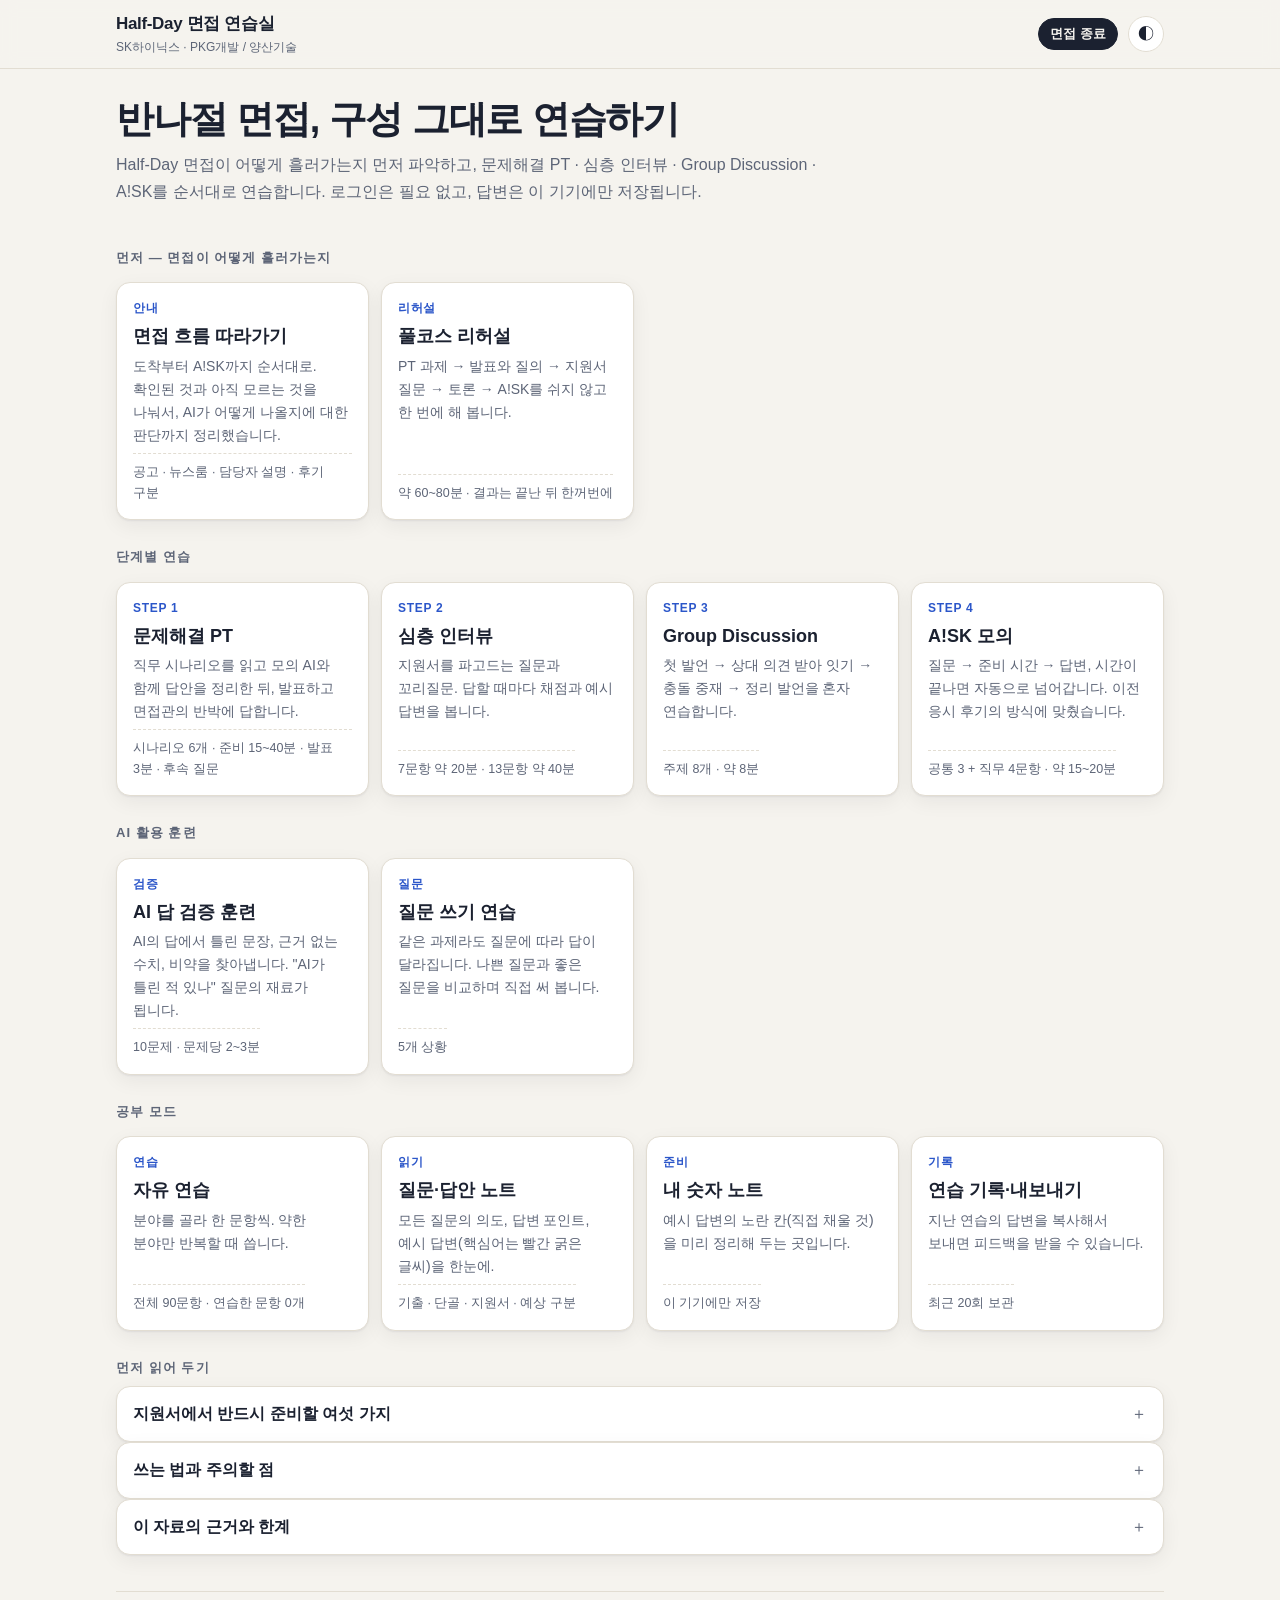
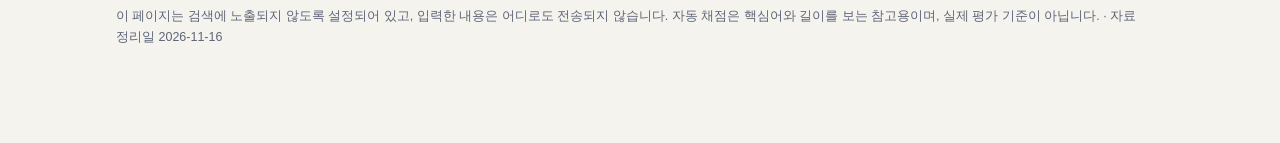
<file: index.html>
<!DOCTYPE html>
<html lang="ko">
<head>
<meta charset="utf-8">
<meta name="viewport" content="width=device-width, initial-scale=1, viewport-fit=cover">
<meta name="robots" content="noindex,nofollow,noarchive">
<meta name="referrer" content="no-referrer">
<title>Half-Day 면접 연습실</title>
<style>
:root{
  --bg:#f5f3ee;--card:#fff;--ink:#1b2130;--sub:#5d6577;--line:#e2ddd2;--soft:#eeebe3;
  --acc:#2b56c9;--acc-ink:#fff;--acc-soft:#e6ecfb;--kw:#d42a1c;--ok:#1a7f4b;--warn:#b25a00;
  --fill-bg:#fff1a8;--fill-ink:#5b4300;--shadow:0 1px 2px rgba(20,25,40,.06),0 6px 20px rgba(20,25,40,.06);
  --r:14px;
}
:root[data-theme="dark"]{
  --bg:#11141b;--card:#1a1f2b;--ink:#e9ebf1;--sub:#a0a8ba;--line:#2b3242;--soft:#222837;
  --acc:#7ea2ff;--acc-ink:#0d1320;--acc-soft:#22304f;--kw:#ff7466;--ok:#5fd39a;--warn:#ffb65c;
  --fill-bg:#4f4200;--fill-ink:#ffe88a;--shadow:0 1px 2px rgba(0,0,0,.4);
}
*{box-sizing:border-box}
html{-webkit-text-size-adjust:100%}
body{margin:0;background:var(--bg);color:var(--ink);font:16px/1.65 -apple-system,BlinkMacSystemFont,"Apple SD Gothic Neo","Pretendard","Noto Sans KR","Malgun Gothic",sans-serif;word-break:keep-all;overflow-wrap:anywhere}
button,textarea,input,select{font:inherit;color:inherit}
button{cursor:pointer}
.wrap{max-width:1080px;margin:0 auto;padding:0 16px 96px}
.hidden{display:none!important}
h1,h2,h3{line-height:1.3;margin:0}
p{margin:.5em 0}
a{color:var(--acc)}

/* top bar */
.top{position:sticky;top:0;z-index:20;background:color-mix(in srgb,var(--bg) 92%,transparent);backdrop-filter:blur(8px);border-bottom:1px solid var(--line)}
.top-in{max-width:1080px;margin:0 auto;padding:10px 16px;display:flex;align-items:center;gap:10px}
.brand{font-weight:800;letter-spacing:-.02em;font-size:17px;background:none;border:0;padding:0;text-align:left}
.brand small{display:block;font-weight:500;color:var(--sub);font-size:12px;letter-spacing:0}
.sp{flex:1}
.chip{display:inline-flex;align-items:center;gap:6px;border:1px solid var(--line);background:var(--card);border-radius:999px;padding:4px 11px;font-size:13px;white-space:nowrap}
.chip.dday{background:var(--ink);color:var(--bg);border-color:var(--ink);font-weight:700}
.chip.timer{font-variant-numeric:tabular-nums;font-weight:700;min-width:74px;justify-content:center}
.chip.timer.over{background:var(--kw);border-color:var(--kw);color:#fff}
.chip.timer.prep{background:var(--acc-soft);border-color:var(--acc);color:var(--acc)}
.icon-btn{border:1px solid var(--line);background:var(--card);border-radius:999px;width:36px;height:36px;font-size:16px;line-height:1}

/* cards / home */
.hero{padding:26px 0 8px}
.hero h1{font-size:clamp(26px,5vw,38px);letter-spacing:-.03em}
.hero p{color:var(--sub);max-width:46em}
.notice{border:1px solid var(--warn);background:color-mix(in srgb,var(--warn) 10%,var(--card));border-radius:var(--r);padding:12px 14px;margin:12px 0;font-size:14.5px}
.notice b{color:var(--warn)}
.grid{display:grid;gap:12px;grid-template-columns:repeat(auto-fill,minmax(250px,1fr));margin:14px 0}
.card{background:var(--card);border:1px solid var(--line);border-radius:var(--r);box-shadow:var(--shadow);padding:16px}
.mode{display:flex;flex-direction:column;gap:6px;text-align:left;border:1px solid var(--line);background:var(--card);border-radius:var(--r);box-shadow:var(--shadow);padding:16px;min-height:150px;transition:transform .12s,border-color .12s}
.mode:hover,.mode:focus-visible{transform:translateY(-2px);border-color:var(--acc);outline:none}
.mode .no{font-size:12px;font-weight:700;color:var(--acc);letter-spacing:.06em}
.mode h3{font-size:18px}
.mode p{margin:0;color:var(--sub);font-size:14px;flex:1}
.mode .meta{font-size:12.5px;color:var(--sub);border-top:1px dashed var(--line);padding-top:8px}
.sec-title{font-size:13px;font-weight:700;color:var(--sub);letter-spacing:.08em;margin:26px 0 8px}
details.card{padding:0}
details.card>summary{list-style:none;padding:14px 16px;font-weight:700;cursor:pointer;display:flex;align-items:center;gap:8px}
details.card>summary::-webkit-details-marker{display:none}
details.card>summary::after{content:"＋";margin-left:auto;color:var(--sub);font-weight:400}
details.card[open]>summary::after{content:"－"}
details.card>.body{padding:0 16px 16px;border-top:1px solid var(--line)}
table.t{width:100%;border-collapse:collapse;font-size:14.5px;margin:10px 0}
table.t th,table.t td{text-align:left;vertical-align:top;padding:8px 10px;border-bottom:1px solid var(--line)}
table.t th{width:30%;color:var(--sub);font-weight:600}
.small{font-size:13.5px;color:var(--sub)}
ul.clean{margin:.4em 0;padding-left:1.15em}
ul.clean li{margin:.25em 0}

/* buttons */
.btn{border:1px solid var(--line);background:var(--card);border-radius:10px;padding:10px 14px;font-weight:600;min-height:44px}
.btn.pri{background:var(--acc);border-color:var(--acc);color:var(--acc-ink)}
.btn.ghost{background:transparent}
.btn.rec{background:var(--kw);border-color:var(--kw);color:#fff}
.btn:disabled{opacity:.45;cursor:not-allowed}
.row{display:flex;gap:8px;flex-wrap:wrap;align-items:center}
.seg{display:inline-flex;border:1px solid var(--line);border-radius:10px;overflow:hidden;background:var(--card)}
.seg button{border:0;background:transparent;padding:8px 12px;font-size:14px;min-height:40px}
.seg button.on{background:var(--ink);color:var(--bg);font-weight:700}
.tags{display:flex;gap:6px;flex-wrap:wrap}
.tag{font-size:12px;border-radius:6px;padding:2px 7px;background:var(--soft);color:var(--sub);font-weight:600;white-space:nowrap}
.tag.t-기출{background:#fde7e4;color:#b3261a}.tag.t-단골{background:#fdeed5;color:#96560a}.tag.t-지원서{background:var(--acc-soft);color:var(--acc)}.tag.t-예상{background:var(--soft)}
:root[data-theme="dark"] .tag.t-기출{background:#4a1f1b;color:#ffb0a8}:root[data-theme="dark"] .tag.t-단골{background:#47330f;color:#ffd18a}
.filter{display:flex;gap:6px;overflow-x:auto;padding:4px 0 8px;scrollbar-width:none}
.filter::-webkit-scrollbar{display:none}
.filter button{flex:none;border:1px solid var(--line);background:var(--card);border-radius:999px;padding:6px 12px;font-size:14px}
.filter button.on{background:var(--ink);color:var(--bg);border-color:var(--ink);font-weight:700}

/* run */
.run{display:grid;gap:14px;grid-template-columns:1fr;margin-top:14px}
@media(min-width:920px){.run{grid-template-columns:minmax(0,5fr) minmax(0,6fr);align-items:start}.run .qside{position:sticky;top:70px;max-height:calc(100vh - 86px);overflow:auto}}
.progress{height:4px;background:var(--soft);border-radius:4px;overflow:hidden;margin-top:12px}
.progress i{display:block;height:100%;background:var(--acc);width:0;transition:width .3s}
.qno{font-size:13px;color:var(--sub);font-weight:700;letter-spacing:.04em}
.qtext{font-size:clamp(19px,3.4vw,23px);font-weight:700;letter-spacing:-.01em;margin:8px 0 10px;line-height:1.45}
.why{font-size:14px;color:var(--sub);border-left:3px solid var(--line);padding-left:10px;margin:8px 0}
.stage{font-size:13px;font-weight:700;color:var(--acc)}
textarea{width:100%;border:1px solid var(--line);background:var(--card);border-radius:12px;padding:12px;min-height:180px;resize:vertical;line-height:1.7}
textarea:focus,input:focus{outline:2px solid var(--acc);outline-offset:1px}
textarea.sm{min-height:84px}
.meter{display:flex;justify-content:space-between;font-size:12.5px;color:var(--sub);margin:4px 2px 8px}
.voice-live{font-size:13px;color:var(--kw);font-weight:700;min-height:1.4em}
.dot{display:inline-block;width:9px;height:9px;border-radius:50%;background:var(--kw);margin-right:6px;animation:pulse 1s infinite}
@keyframes pulse{50%{opacity:.25}}
@media(prefers-reduced-motion:reduce){.dot{animation:none}.mode{transition:none}}
.prep-box{text-align:center;padding:26px 12px}
.prep-box .big{font-size:54px;font-weight:800;font-variant-numeric:tabular-nums;line-height:1}

/* feedback */
.fb{margin-top:14px}
.score{display:flex;align-items:center;gap:14px}
.score .num{font-size:42px;font-weight:800;line-height:1;font-variant-numeric:tabular-nums}
.score .num small{font-size:15px;color:var(--sub);font-weight:600}
.bars{flex:1;display:grid;gap:5px}
.bar{display:grid;grid-template-columns:5.2em 1fr 3.2em;gap:8px;align-items:center;font-size:12.5px;color:var(--sub)}
.bar b{display:block;height:7px;border-radius:7px;background:var(--soft);overflow:hidden}
.bar b i{display:block;height:100%;background:var(--acc)}
.kws{display:flex;flex-wrap:wrap;gap:6px;margin:10px 0}
.kwchip{font-size:13px;border-radius:999px;padding:3px 10px;border:1px solid var(--line)}
.kwchip.hit{border-color:var(--ok);color:var(--ok);font-weight:700}
.kwchip.miss{border-style:dashed;color:var(--sub)}
.model{border:1px solid var(--line);border-radius:12px;padding:12px 14px;background:color-mix(in srgb,var(--acc-soft) 35%,var(--card));margin-top:8px}
.model p{margin:.55em 0}
b.kw{color:var(--kw);font-weight:800}
mark.fill{background:var(--fill-bg);color:var(--fill-ink);border-radius:4px;padding:0 3px;font-weight:600}
.h4{font-size:13px;font-weight:800;letter-spacing:.06em;color:var(--sub);margin:16px 0 6px}
.fq{display:block;width:100%;text-align:left;border:1px solid var(--line);background:var(--card);border-radius:10px;padding:10px 12px;margin:6px 0;font-size:15px}
.fq small{display:block;color:var(--sub);font-weight:400;margin-top:4px}
.fq.done{opacity:.6}
.tip{font-size:14px;border:1px dashed var(--warn);border-radius:10px;padding:8px 12px;margin-top:10px;color:var(--ink)}
.tip b{color:var(--warn)}
.srcs{font-size:12.5px;color:var(--sub);margin-top:10px}
.srcs a{color:var(--sub)}
.warns li{color:var(--warn)}

/* book */
.qitem{border:1px solid var(--line);background:var(--card);border-radius:12px;margin:8px 0}
.qitem>summary{list-style:none;padding:12px 14px;cursor:pointer;display:flex;gap:10px;align-items:flex-start}
.qitem>summary::-webkit-details-marker{display:none}
.qitem>summary .qq{flex:1;font-weight:600}
.qitem .in{padding:2px 14px 14px;border-top:1px solid var(--line)}
.last{font-size:12px;color:var(--ok);font-weight:700;white-space:nowrap}
input.search{width:100%;border:1px solid var(--line);background:var(--card);border-radius:10px;padding:10px 12px;min-height:44px}

/* pt / gd */
.kv{display:grid;grid-template-columns:minmax(8em,40%) 1fr;gap:0;border:1px solid var(--line);border-radius:10px;overflow:hidden;font-size:14.5px;margin:10px 0}
.kv div{padding:7px 10px;border-bottom:1px solid var(--line)}
.kv div:nth-child(odd){background:var(--soft);font-weight:600}
.kv div:nth-last-child(-n+2){border-bottom:0}
.opp{border-left:4px solid var(--kw);background:var(--card);border-radius:0 10px 10px 0;padding:10px 12px;margin:10px 0;font-size:15.5px}
.opp small{display:block;color:var(--sub);font-weight:700;margin-bottom:2px}
.two{display:grid;gap:10px;grid-template-columns:1fr}
@media(min-width:700px){.two{grid-template-columns:1fr 1fr}}
.chk label{display:flex;gap:8px;align-items:flex-start;padding:6px 0;font-size:15px}
.chk input{width:20px;height:20px;margin-top:3px;flex:none}
svg.chart{width:100%;height:auto;max-width:520px;display:block;margin:8px auto;color:var(--ink)}
.foot{margin-top:36px;color:var(--sub);font-size:12.5px;border-top:1px solid var(--line);padding-top:14px}
.toast{position:fixed;left:50%;bottom:24px;transform:translateX(-50%);background:var(--ink);color:var(--bg);border-radius:999px;padding:10px 18px;font-size:14px;z-index:50;box-shadow:var(--shadow);max-width:90vw;text-align:center}
.bottom-bar{position:fixed;left:0;right:0;bottom:0;z-index:15;background:color-mix(in srgb,var(--bg) 94%,transparent);backdrop-filter:blur(8px);border-top:1px solid var(--line);padding:10px 16px calc(10px + env(safe-area-inset-bottom))}
.bottom-bar .row{max-width:1080px;margin:0 auto}
.bottom-bar .btn{flex:1}

/* flow / ai training */
.tl{position:relative;margin:14px 0 0;padding-left:30px}
.tl::before{content:"";position:absolute;left:10px;top:8px;bottom:8px;width:2px;background:var(--line)}
.tl-item{position:relative;margin:0 0 14px}
.tl-item::before{content:attr(data-n);position:absolute;left:-30px;top:16px;width:22px;height:22px;border-radius:50%;background:var(--ink);color:var(--bg);font-size:12px;font-weight:800;display:grid;place-items:center}
.tier{display:inline-block;font-size:11px;font-weight:800;border-radius:5px;padding:1px 6px;margin-right:6px;vertical-align:1px;white-space:nowrap}
.tier.A{background:#dcefe4;color:#14613a}.tier.B{background:var(--acc-soft);color:var(--acc)}.tier.C{background:#fdeed5;color:#96560a}.tier.D{background:var(--soft);color:var(--sub)}
:root[data-theme="dark"] .tier.A{background:#173d2a;color:#8fe0b4}:root[data-theme="dark"] .tier.C{background:#47330f;color:#ffd18a}
.aiv-line{display:block;width:100%;text-align:left;border:1px solid var(--line);background:var(--card);border-radius:10px;padding:10px 12px;margin:6px 0;font-size:15.5px;line-height:1.6}
.aiv-line.sel{border-color:var(--kw);background:color-mix(in srgb,var(--kw) 9%,var(--card))}
.aiv-line.good{border-color:var(--ok)}.aiv-line.bad{border-color:var(--kw)}
.aiv-line:disabled{color:inherit;cursor:default;opacity:1}
.aiv-line .res{display:block;font-size:13.5px;margin-top:6px;color:var(--sub)}
.ai-msg{border:1px solid var(--line);border-radius:10px;padding:10px 12px;margin:8px 0;background:var(--soft);font-size:14.5px}
.ai-msg .q{font-weight:700;margin-bottom:4px}
pre.prompt{white-space:pre-wrap;font:inherit;font-size:14.5px;border:1px solid var(--line);border-radius:10px;padding:10px 12px;background:var(--soft);margin:6px 0}

</style>
</head>
<body>
<header class="top"><div class="top-in">
  <button class="brand" id="homeBtn" type="button">Half-Day 면접 연습실<small>SK하이닉스 · PKG개발 / 양산기술</small></button>
  <span class="sp"></span>
  <span class="chip timer hidden" id="timer" aria-live="off">00:00</span>
  <span class="chip dday" id="dday"></span>
  <button class="icon-btn" id="themeBtn" type="button" aria-label="밝은 화면과 어두운 화면 바꾸기">◐</button>
</div></header>
<main class="wrap" id="view"></main>
<div class="toast hidden" id="toast" role="status"></div>
<noscript><p style="padding:20px">이 페이지는 자바스크립트가 켜져 있어야 동작합니다.</p></noscript>

<script>
const D = {"Q": [{"id": "I01", "c": "intro", "t": "기출", "sec": 60, "q": "1분 자기소개를 해 주세요.", "why": ["첫 60초에 \"무슨 일을 한 사람이고, 왜 이 직무에 맞는지\"를 한 줄로 듣고 싶어 합니다.", "여기서 말한 단어가 다음 질문이 됩니다. 꼬리질문을 받고 싶은 단어만 넣으세요."], "p": ["한 줄 정의로 시작 (소재-공정 메커니즘으로 문제를 푸는 공정 개발 엔지니어)", "전공 + 현 직장에서 맡은 공정", "대표 경험 1개를 한 문장으로", "패키지 몰딩과의 연결 → 지원 이유"], "m": "안녕하십니까. **소재와 공정의 상호작용**에서 원인을 찾아 문제를 푸는 공정 개발 엔지니어, 지원자 OOO입니다.\n\n저는 화학을 전공하고 화학공학·고분자공학을 복수전공한 뒤, 현 직장에서 [직접 채울 것: 면접일 기준 재직 기간] 동안 차세대 배터리의 **가압·압연 공정 개발**을 담당했습니다. 같은 가압 조건에서도 소재에 따라 치수 불량이 달라지는 문제를 **입자 유동, 계면 접착력, 탄성 복원** 관점에서 분석해 가압 프로파일 가이드라인을 만들었고, 그 과정에서 생긴 정렬 불량도 제어 로직을 조정해 함께 해결했습니다.\n\n패키지 몰딩 역시 필러가 든 수지를 가압·가열하면서 **Void와 Warpage**를 제어해야 하는 공정이라고 이해하고 있습니다. 제가 익힌 **메커니즘 기반 문제 해결 방식**으로 PKG 공정 개발에 기여하고 싶어 지원했습니다.", "k": [["한 줄 정의", "메커니즘|상호작용|엔지니어"], ["전공", "화학|고분자|화공"], ["담당 공정", "가압|압연|롤프레스|공정 개발|배터리"], ["직무 연결", "패키지|PKG|몰딩|EMC|보이드|void|휨|warpage"], ["지원 의지", "기여|지원했|하겠습니다"]], "f": [["방금 말한 '메커니즘 기반'이 구체적으로 무엇입니까? 사례 하나로 설명해 보세요.", "연신율 오차 사례를 현상 → 가설 3개 → 검증 → 조치 순서로 60초 안에."], ["화학 전공인데 공정 개발을 하게 된 계기는 무엇입니까?", "사실대로. 전공 지식이 공정 문제에 쓰인 순간 하나를 붙이면 좋습니다."], ["2년 넘게 다닌 회사를 두고 왜 신입으로 지원했습니까?", "'도메인이 바뀌기 때문'으로 시작. 아래 문항에서 따로 연습하세요."]], "tip": "'완벽히', '100%', '강력한 무기' 같은 표현은 자기소개에서 빼세요. 근거를 묻는 꼬리질문이 바로 옵니다.", "s": ["app", "comm"]}, {"id": "I02", "c": "intro", "t": "기출", "sec": 90, "q": "SK하이닉스, 그중에서도 PKG개발 직무에 지원한 이유는 무엇입니까?", "why": ["회사 선택 이유와 직무 선택 이유를 둘 다 듣고 싶어 합니다. 한쪽만 말하면 반쪽 답입니다.", "\"닮았다\"는 주장에는 반드시 \"다르지 않느냐\"는 반박이 옵니다."], "p": ["이유를 2~3개로 번호 매겨 말하기", "산업 관점: 패키징이 성능·수율을 가르는 시대", "경험 관점: 필러 든 복합 소재의 가압 문제", "역할 관점: 통합 엔지니어"], "m": "세 가지 이유입니다.\n\n첫째, AI 메모리에서 **성능과 수율을 가르는 지점이 패키징**으로 옮겨 오고 있다고 봤습니다. HBM은 칩을 수직으로 쌓기 때문에 적층, 갭 충진, 방열 같은 후공정 기술이 제품 경쟁력을 좌우하고, SK하이닉스는 **MR-MUF**로 이 분야를 이끌어 왔습니다.\n\n둘째, 제 경험과 문제의 구조가 닮았습니다. 저는 필러 입자가 든 복합 소재를 가압하면서 **입자 유동, 계면 접착, 잔류 응력**을 다뤘는데, 몰딩에서 다루는 Void, Warpage, 계면 박리도 같은 물리에서 나온다고 이해하고 있습니다.\n\n셋째, 뉴스룸에서 PKG개발 엔지니어를 여러 부서를 잇는 **'통합 엔지니어'**라고 소개한 점에 끌렸습니다. 저도 앞뒤 공정의 트레이드오프를 조율하며 일해 왔기 때문에, 이 역할에서 가장 빨리 기여할 수 있다고 생각합니다.", "k": [["패키징 중요성", "패키징|후공정|HBM|적층"], ["회사 강점", "MR-MUF|엠알|리더|선도|이끌"], ["경험 연결", "필러|입자|계면|응력|가압"], ["직무 이해", "통합|협업|조율|트레이드오프"], ["기여", "기여|하겠습니다|생각합니다"]], "f": [["삼성전자나 마이크론도 패키징을 합니다. 왜 SK하이닉스입니까?", "타사 비하 금지. MR-MUF를 일찍 양산에 적용해 고도화한 점, 구성원 인터뷰에서 본 협업 방식처럼 '확인한 사실'로 답하세요."], ["배터리 압연과 반도체 몰딩은 결국 다른 공정입니다. 닮았다는 근거가 약하지 않습니까?", "차이를 먼저 인정(선 접촉·연속 vs 면 가압·열경화) → 그래도 가져올 수 있는 것(분석 방식)."], ["PKG개발 안에서 구체적으로 어떤 업무를 하고 싶습니까?", "지원서의 관심 세부 직무는 'PKG 후공정 개발'. 몰딩·갭 충진 쪽 공정 개발이라고 구체적으로."]], "s": ["jobrep2", "app"]}, {"id": "I03", "c": "intro", "t": "기출", "sec": 90, "q": "2년 넘게 재직 중인데, 왜 경력이 아니라 신입으로 지원했습니까?", "why": ["과거 후기에도 경력 보유 신입 지원자에게 이직 이유를 묻는 질문이 있었습니다. 불만 때문에 나오는 사람인지, 금방 또 나갈 사람인지를 봅니다."], "p": ["첫 문장: 도메인이 바뀌기 때문", "신입의 자세 + 그래도 가져오는 것 2~3개", "처우가 아니라 장기 성장 기준으로 결정했다는 점"], "m": "**도메인이 바뀌기 때문**입니다. 제 경력은 배터리 공정 개발이고, 반도체 패키징은 설비와 소재, 평가 기준을 처음부터 배워야 하는 분야입니다. 그래서 경력을 인정받는 것보다 **신입의 자세로 기본부터 정확히 배우는 것**이 맞다고 판단했습니다.\n\n다만 빈손으로 오는 것은 아닙니다. 문제를 현상이 아니라 **메커니즘으로 정의하는 습관**, 파일럿 라인에서 **수율과 신뢰성을 함께 본 경험**, 앞뒤 공정과 조율하던 방식은 그대로 가져올 수 있습니다.\n\n처우나 직급보다 **10년 뒤 어떤 엔지니어가 되어 있을지**를 기준으로 결정했고, 그 답이 패키징이었습니다.", "k": [["도메인 전환", "도메인|분야|바뀌|다른 분야"], ["신입 자세", "신입|기본|배우"], ["가져올 것", "메커니즘|수율|신뢰성|조율|습관"], ["장기 관점", "10년|장기|성장|엔지니어"]], "f": [["신입 처우와 직급으로 다시 시작해도 정말 괜찮습니까?", "한 문장으로 \"네\" → 이유(분야 선택이 우선). 길게 변명하지 않기."], ["우리 회사에서도 2~3년 뒤에 또 옮기는 것 아닙니까?", "이번 이동은 '회사 불만'이 아니라 '분야 선택'. 패키징에서 이루고 싶은 5년·10년 목표로 마무리."], ["합격하면 언제 입사할 수 있습니까?", "[직접 채울 것: 입사 가능 시기]를 사실대로. 인수인계를 책임 있게 마치겠다는 말을 붙이세요."]], "tip": "현 직장에 대한 불만은 한 마디도 넣지 마세요.", "s": ["comm", "app"]}, {"id": "I04", "c": "intro", "t": "기출", "sec": 60, "q": "현 직장도 좋은 회사인데 왜 떠나려고 합니까?", "why": ["실제 후기에 \"지금 회사도 좋은 회사인데 왜 옮기려 하느냐\"는 질문이 있었습니다. 현 직장을 어떻게 말하는지가 곧 미래의 우리 회사를 어떻게 말할지입니다."], "p": ["현 직장에서 얻은 것 먼저 (감사)", "떠나는 이유는 '밀려서'가 아니라 '끌려서'", "왜 지금인지"], "m": "현 직장에 불만이 있어서가 아닙니다. 차세대 공정을 설계하고 파일럿 라인에서 검증해 볼 기회를 얻었고, 많이 배웠습니다.\n\n다만 일을 하면서 제가 가장 몰입한 순간이 **가압 공정에서 소재가 왜 그렇게 변형되는지 파고들 때**였습니다. 이 강점이 가장 크게 쓰일 곳을 찾다 보니 **반도체 패키징**이었습니다.\n\n지금은 AI 메모리 수요로 패키징 기술이 빠르게 바뀌는 시기입니다. **기술 변화의 중심에서 엔지니어로 성장하고 싶다**는 생각으로 지원했습니다.", "k": [["현 직장 존중", "배웠|기회|불만이 있어서가|감사"], ["끌린 이유", "몰입|강점|파고|변형"], ["방향", "패키징|반도체"], ["시기", "AI|변화|성장"]], "f": [["현 직장에서 반도체 관련 부서로 옮기는 방법은 없었습니까?", "사실대로. 없었다면 \"제가 하고 싶은 패키지 공정 개발 직무가 없다\"는 정도로 짧게."], ["현 직장 동료들은 본인의 이직을 어떻게 볼 것 같습니까?", "마지막까지 맡은 일을 마무리하겠다는 책임감으로 답하기."]], "tip": "회사 이름과 내부 사정은 말하지 않아도 됩니다. '현 직장'이라고만 해도 충분합니다.", "s": ["comm"]}, {"id": "I05", "c": "intro", "t": "예상", "sec": 90, "q": "배터리에서 반도체로 분야를 바꾸는데, 부족한 지식을 채우기 위해 무엇을 했습니까?", "why": ["공고의 '변화 적응력'을 확인하는 질문입니다. \"열심히 공부했다\"가 아니라 무엇을, 어떻게, 어디까지 했는지를 듣고 싶어 합니다."], "p": ["푸는 문제의 종류는 같다는 한 줄", "실제로 한 공부 2~3개 (자료 이름까지)", "아직 모르는 것을 스스로 말하기"], "m": "분야는 바뀌지만 **제가 푸는 문제의 종류는 같다**고 생각합니다. 필러가 든 복합 소재에 열과 압력을 가할 때 생기는 유동, 접착, 응력 문제입니다.\n\n부족한 반도체 지식은 이렇게 채우고 있습니다. 학부 때 **반도체화학공정** 과목으로 전공정의 기본을 배웠고, 지원을 준비하면서 [직접 채울 것: 실제로 공부한 자료 — 예: SK하이닉스 뉴스룸 후공정 칼럼 시리즈, 읽은 책·강의 이름]으로 **패키지 공정 순서와 EMC, MUF, TSV**를 정리했습니다. 또 [직접 채울 것: 실제로 했다면 — 제 경험과 몰딩 공정의 같은 점·다른 점을 표로 정리한 일 등].\n\n아직 **패키지 설비와 양산 데이터를 직접 다뤄 보지 못한 것**이 한계입니다. 입사 후에는 [직접 채울 것: 가장 먼저 배우고 싶은 것]부터 빠르게 익히겠습니다.", "k": [["문제 유형", "같은 문제|종류|유동|접착|응력"], ["학습 근거", "반도체화학공정|뉴스룸|칼럼|책|강의|정리"], ["패키지 지식", "EMC|MUF|TSV|패키지 공정"], ["한계 인정", "한계|부족|아직|다뤄 보지"], ["계획", "입사 후|익히|배우"]], "f": [["공부한 것 중 가장 이해하기 어려웠던 개념은 무엇이고 어떻게 이해했습니까?", "실제로 막혔던 개념 하나(예: MR-MUF와 TC-NCF 차이)를 사실대로."], ["그 정도 공부는 누구나 합니다. 다른 지원자와의 차이는 무엇입니까?", "책으로만 배운 사람과 달리 가압 공정의 불량을 직접 풀어 본 경험."]], "tip": "하지 않은 공부를 했다고 말하면 다음 질문에서 바로 드러납니다. 실제로 한 것만 넣으세요.", "s": ["app", "half1"]}, {"id": "I06", "c": "intro", "t": "예상", "sec": 90, "q": "1지망 PKG개발과 2지망 양산기술의 차이를 설명하고, 2지망으로 배치되면 어떻게 하겠습니까?", "why": ["2지망을 '보험'으로 썼는지, 직무를 이해하고 썼는지 봅니다. \"어디든 괜찮다\"는 답은 약합니다."], "p": ["두 직무의 차이를 한 문장으로", "2지망에서도 쓸 수 있는 본인 경험", "어디서든 같은 '일하는 방식'"], "m": "제가 이해한 차이는 **'새 공정을 만드는 일'과 '만든 공정을 안정적으로 키우는 일'**입니다. PKG개발은 새로운 구조와 소재에 맞는 공정을 설계하고 검증해 양산으로 넘기는 역할이고, 양산기술은 양산 라인에서 **수율, 품질, 효율**을 높이는 공정·장비 솔루션을 만드는 역할이라고 알고 있습니다.\n\n2지망으로 배치되더라도 잘할 수 있다고 생각합니다. 저는 개발 직무였지만 **파일럿 라인에서 초기 수율을 올리고 공정 변수를 최적화**하는 일을 했고, 뉴스룸에서 양산기술의 핵심 역량으로 꼽은 **데이터 분석과 소통**은 지금도 매일 쓰는 역량입니다.\n\n어느 쪽이든 '원인을 메커니즘으로 규명해 조건을 잡는다'는 제 일하는 방식은 같습니다. 배치된 자리에서 먼저 성과를 내겠습니다.", "k": [["개발 정의", "설계|검증|새 공정|새로운"], ["양산 정의", "수율|품질|효율|안정"], ["본인 경험", "파일럿|초기 수율|최적화"], ["역량", "데이터|소통|분석"], ["태도", "배치|성과|어느 쪽"]], "f": [["솔직히 2지망은 붙으려고 쓴 것 아닙니까?", "파일럿 라인 수율 개선 경험이 있어서 쓴 것이라고 근거로 답하기."], ["양산기술은 교대 근무나 긴급 대응이 있을 수 있습니다. 괜찮습니까?", "사실대로. 파일럿 라인에서의 대응 경험이 있다면 연결."], ["양산기술에서 일하다가 나중에 개발로 옮기고 싶다고 하면 어떻게 하겠습니까?", "먼저 맡은 자리에서 성과 → 이후 회사 제도 안에서 기회를 찾겠다."]], "s": ["job1", "jobrep2", "app"]}, {"id": "I07", "c": "intro", "t": "기출", "sec": 60, "q": "희망 근무지와 다른 사업장(예: 청주)에 배치되어도 괜찮습니까?", "why": ["과거 후기에 \"원치 않는 부서·근무지 배치 시\" 질문이 반복됩니다. 채용 안내에서도 근무지는 통합 선발 후 배정한다고 했습니다."], "p": ["\"네\"로 시작", "지원서에서 이미 동의한 사실", "근무지보다 중요한 기준", "현실적인 준비 계획"], "m": "네, 괜찮습니다. 지원서에서도 **근무지 배치와 변경에 동의**했습니다.\n\n희망 순서는 현재 생활권을 기준으로 적은 것이고, 제게 더 중요한 기준은 **패키지 공정을 제대로 배울 수 있는 자리인가**입니다. 청주는 올해 **첨단 패키징 전용 팹인 P&T7**이 착공한 사업장으로 알고 있어, 오히려 배울 기회가 많을 것이라고 생각합니다.\n\n배치가 정해지면 [직접 채울 것: 이사·통근 계획을 사실대로] 준비하겠습니다.", "k": [["수용", "괜찮|동의|네"], ["기준", "배울|기준|공정"], ["사업장 이해", "청주|P&T|패키징 팹|이천|용인"], ["계획", "이사|통근|준비"]], "f": [["가족이나 생활 기반은 어떻게 할 계획입니까?", "사생활을 길게 말할 필요 없음. \"문제없이 준비하겠다\" 수준으로."]], "s": ["pt7", "app"]}, {"id": "I08", "c": "intro", "t": "기출", "sec": 60, "q": "입사 후 목표는 무엇입니까? 5년, 10년 뒤의 모습을 말해 보세요.", "why": ["오래 다닐 사람인지, 직무를 구체적으로 그려 봤는지를 봅니다."], "p": ["1~2년 / 5년 / 10년으로 끊어서", "직함이 아니라 '할 수 있게 되는 일'로 말하기"], "m": "단계별로 말씀드리겠습니다.\n\n**입사 1~2년**에는 담당 공정의 설비와 소재, 평가 방법을 정확히 익혀서, 불량이 났을 때 혼자 원인 가설을 세우고 검증 계획을 짤 수 있는 엔지니어가 되겠습니다.\n\n**5년 차**에는 몰딩과 갭 충진처럼 소재와 공정이 맞물리는 영역에서 **\"이 문제는 이 사람에게 물어보면 된다\"**는 말을 듣는 담당자가 되고 싶습니다.\n\n**10년 뒤**에는 신규 소재나 구조를 도입할 때 **소재, 공정, 신뢰성을 함께 보고 판단하는 통합 엔지니어**로서 차세대 패키지의 공정 플랫폼을 만드는 데 기여하겠습니다.", "k": [["단기", "1~2년|1년|2년|익혀|익히"], ["중기", "5년|담당자|전문"], ["장기", "10년|통합|플랫폼"], ["구체 영역", "몰딩|갭|소재|신뢰성"]], "f": [["그 목표를 위해 입사 첫 6개월에 무엇부터 하겠습니까?", "설비 조작·평가 방법·과거 불량 이력 학습처럼 구체적으로."]], "s": ["jobrep2"]}, {"id": "R101", "c": "resume1", "t": "기출", "sec": 90, "q": "현 직장에서 맡은 공정을, 처음 듣는 사람도 이해할 수 있게 설명해 보세요.", "why": ["과거 후기에 \"경력에서 다룬 공정 전체를 설명하라\"는 질문이 있습니다. 면접관은 배터리 전문가가 아닙니다. 쉬운 말로 설명하는 능력 자체가 평가 대상입니다."], "p": ["한 문장 정의: 무엇을 왜 누르는가", "왜 어려운 공정인가 (누르면 길이 방향으로도 늘어남)", "본인 역할과 파일럿 라인 업무"], "m": "저는 차세대 배터리의 극판을 만드는 공정 가운데 **롤프레스**, 즉 압연 공정을 담당했습니다. 얇은 기재 위에 입자와 바인더가 섞인 층을 입힌 뒤, 두 개의 롤 사이로 통과시켜 **눌러서 밀도를 높이고 두께를 맞추는** 공정입니다.\n\n이 공정이 어려운 이유는, 누르는 순간 소재가 **두께 방향으로만 줄지 않고 길이 방향으로도 늘어나기** 때문입니다. 늘어난 양이 설계와 다르면 치수 불량이나 말림이 생기고, 뒤 공정의 정렬까지 틀어집니다.\n\n제 역할은 [직접 채울 것: 본인 담당 범위 — 조건 설정, 평가, 설비 협의 등]이었고, 파일럿 라인에서 시제품을 만들며 **공정 변수 최적화, 초기 수율 향상, 신뢰성 평가**를 수행했습니다.", "k": [["공정 정의", "롤프레스|압연|누르|가압"], ["목적", "밀도|두께"], ["난점", "늘어|연신|치수|말림|curl"], ["역할", "파일럿|최적화|수율|신뢰성"]], "f": [["그 공정의 주요 변수는 무엇이고, 무엇을 측정해서 양품과 불량을 판정했습니까?", "[직접 채울 것] 가압력·롤 간격·속도·온도·장력 / 두께·밀도·연신율·Curl 중 실제로 본 것만."], ["본인이 직접 결정한 것과 선배나 설비 담당이 결정한 것을 구분해 주세요.", "\"제가 한 일\"을 동사로. 역할을 부풀리지 않기."], ["파일럿 라인과 양산 라인의 차이는 무엇이라고 느꼈습니까?", "조건 변경의 자유도 vs 재현성·속도. 양산기술(2지망) 질문으로 이어질 수 있음."]], "tip": "본인 공정과 다른 부분이 있으면 설명을 고치세요. 사내 용어 대신 쉬운 말로.", "s": ["app", "comm"]}, {"id": "R102", "c": "resume1", "t": "지원서", "sec": 120, "q": "경험기술서의 '연신율 오차' 문제를 어떻게 해결했는지 구체적으로 설명해 보세요.", "why": ["지원서의 핵심 경험입니다. 현상 → 가설 → 검증 → 조치 → 결과가 끊기지 않는지, 그리고 '본인이 한 것'이 무엇인지 봅니다."], "p": ["현상을 한 문장으로", "가설 3개: 입자 거동 / 계면 접착력 / 탄성 복원", "어떻게 검증했는가 ← 지원서에 없음. 반드시 준비", "조치: 가압 프로파일·레시피 가이드라인", "결과: 상대값이라도 숫자로"], "m": "**현상**은 같은 가압 조건인데 소재 종류와 슬러리 조성에 따라 길이 방향 연신율이 달라져 치수 불량이 난 것이었습니다. 저는 설비 값을 조금씩 바꿔 보는 대신 **'소재 물성이 가압 에너지가 전달되는 방향을 바꾼다'**는 가설에서 출발했습니다.\n\n원인을 세 가지로 나눠 봤습니다. 첫째 **입자 거동**입니다. 입자의 경도와 형상에 따라 수직 압력이 입자 파쇄로 흡수되는지, 옆으로 밀어내는 힘이 되는지를 봤습니다. 둘째 **계면 접착력**입니다. 기재와 합제층의 접착이 강하면 미끄러짐은 줄지만, 기재를 함께 끌고 늘어나는 전단 응력이 됩니다. 셋째 **탄성 복원**입니다. 롤을 빠져나올 때의 스프링백이 실제 소성 변형량을 얼마나 바꾸는지 계산했습니다.\n\n이 가설들을 [직접 채울 것: 검증 방법 — 어떤 측정과 실험으로 확인했는지]으로 확인한 뒤, 소재 특성별 **가압 프로파일과 레시피 가이드라인**을 만들었습니다. 그 결과 치수 변형률 오차를 목표 스펙 안으로 줄였고, 수치로는 [직접 채울 것: 개선 전→후를 상대값(%)으로]입니다.", "k": [["현상", "연신|치수|불량"], ["입자 거동", "입자|경도|파쇄|유동|밀림"], ["계면", "계면|접착|전단"], ["탄성 복원", "탄성|스프링백|복원|잔류"], ["검증", "검증|측정|실험|확인"], ["조치·결과", "프로파일|레시피|가이드라인|스펙|%|퍼센트"]], "f": [["'목표 스펙 이내'라고만 썼습니다. 개선 폭이 어느 정도였습니까?", "절대값은 보안상 불가 → 상대 개선율과 판정 기준(샘플 수·기간)을 준비."], ["세 요인 중 기여도가 가장 큰 것은 무엇이었고, 어떻게 분리해서 확인했습니까?", "한 번에 한 변수만 바꾼 비교 실험이 있었는지. 없었다면 없다고 말하고 그때의 판단 근거를 설명."], ["'계산했다'고 했는데 어떤 식이나 모델로 계산했습니까?", "실제로 한 방법만. 예: 롤 간격과 최종 두께 차이로 복원량 산출. 모르는 식을 꾸미지 않기."], ["그 가이드라인은 지금도 현장에서 쓰이고 있습니까?", "사실대로. 후속 적용 여부·한계."]], "tip": "'슬러지'가 아니라 '슬러리'입니다. 말할 때 정확히 발음하세요.", "s": ["app"]}, {"id": "R103", "c": "resume1", "t": "지원서", "sec": 40, "q": "지원서에 '슬러지 조성'이라고 쓰셨는데, 무슨 뜻입니까?", "why": ["지원서의 오타를 짚는 질문입니다. 당황하는지, 변명하는지, 바로 인정하고 내용으로 넘어가는지를 봅니다."], "p": ["바로 인정 (한 문장)", "올바른 용어와 뜻", "원래 하려던 말로 복귀"], "m": "죄송합니다. **'슬러리(slurry) 조성'을 잘못 적었습니다.** 코팅에 쓰는 원료 혼합물의 배합비를 뜻합니다. 제출 전에 더 꼼꼼히 확인했어야 했습니다.\n\n내용상으로는, 같은 가압 조건에서도 **슬러리 조성에 따라 합제층의 입자 충진 상태와 접착력이 달라져서** 연신율이 달라졌다는 의미로 적었습니다.", "k": [["인정", "죄송|잘못|오타|오기"], ["정정", "슬러리|slurry"], ["뜻", "배합|혼합|원료"], ["내용 복귀", "충진|접착|연신"]], "f": [["꼼꼼함이 중요한 직무인데, 평소에도 이런 실수가 있습니까?", "실수 인정 + 현재 쓰는 확인 습관(체크리스트, 교차 검토)을 사실대로."]], "tip": "길게 사과하지 마세요. 인정 한 문장, 정정 한 문장, 내용 한 문장이면 충분합니다.", "s": ["app"]}, {"id": "R104", "c": "resume1", "t": "지원서", "sec": 90, "q": "장력을 낮췄더니 정렬이 틀어졌고, EPC 게인으로 해결했다고 썼습니다. 자세히 설명해 보세요.", "why": ["'트레이드오프 극복'이 지원서 제목에 있습니다. 한쪽을 고치면 다른 쪽이 나빠지는 상황을 어떻게 풀었는지가 PKG개발의 '통합 엔지니어' 역할과 직접 맞닿습니다."], "p": ["무엇을 고치려다 무엇이 나빠졌는가", "왜 원복하지 않았는가", "무엇을 연동했는가 (장력 조건 ↔ EPC 게인)", "배운 점: 한 공정의 최적 ≠ 전체의 최적"], "m": "연신 오차를 줄이려고 **이송 장력을 낮췄더니**, 소재가 팽팽하게 잡히지 않아 뒤 공정의 **정렬(Alignment)이 틀어지는 부작용**이 생겼습니다. 한쪽 품질을 올리자 다른 쪽이 나빠진 **트레이드오프**였습니다.\n\n장력을 다시 올리면 원래 문제로 돌아가기 때문에, 장력은 낮게 유지하고 소재의 좌우 위치를 잡아 주는 **EPC(Edge Position Control)의 제어 게인**을 조정했습니다. 장력이 낮은 상태에서는 기존 게인으로 위치 보정이 충분하지 않았기 때문에 [직접 채울 것: 본인이 이해한 이유를 한 문장으로], **장력 조건에 연동해 게인 민감도를 높이는 피드백 로직**을 적용했습니다.\n\n그 결과 치수 오차와 정렬 품질을 함께 만족시켰습니다 [직접 채울 것: 정렬 편차 개선을 상대값으로]. 이 경험으로 **한 공정의 최적이 전체의 최적은 아니다**는 것을 배웠습니다.", "k": [["문제", "장력|흐느적|정렬|alignment|얼라인"], ["트레이드오프", "트레이드오프|부작용|다른 쪽"], ["해결", "EPC|게인|피드백|연동"], ["결과", "동시|함께|만족"], ["배운 점", "전체|최적|앞뒤|후속"]], "f": [["게인을 올리면 과보정이나 진동이 생길 수 있습니다. 어떻게 확인했습니까?", "단계적으로 올리며 모니터링했는지 등 실제로 한 것만."], ["제어 로직은 본인이 직접 수정했습니까, 담당 부서와 협업했습니까?", "역할 구분. 협업이었다면 본인이 제안·검증한 부분을 분명히."], ["패키지 공정에서 비슷한 트레이드오프를 예로 들어 보세요.", "필러 함량↑ → CTE↓·방열↑ / 점도↑·충진성↓. 칩 박형화 → 적층↑ / 휨↑."]], "s": ["app", "jobrep2"]}, {"id": "R105", "c": "resume1", "t": "지원서", "sec": 120, "q": "롤프레스는 선 접촉 연속 공정이고 Compression Molding은 면 가압 열경화 공정입니다. 무엇이 같고 무엇이 다릅니까?", "why": ["지원서 전체가 \"내 경험 = Compression Molding에 통한다\"는 주장 위에 서 있습니다. 가장 강하게 반박이 들어올 지점입니다."], "p": ["다른 점을 먼저, 분명하게 인정", "경화 거동은 새로 배워야 한다고 스스로 말하기", "같은 점: 필러 든 복합 소재, 계면, 잔류 응력", "가져올 것은 '설비 노하우'가 아니라 '분석 방식'"], "m": "먼저 **다른 점을 분명히** 말씀드리겠습니다. 롤프레스는 두 롤 사이를 지나가는 **선 접촉의 연속 공정**이고, 이미 건조된 고체 층을 눌러 밀도를 높입니다. 컴프레션 몰딩은 금형 안에서 **면 전체를 가압하는 공정**이고, 녹은 EMC가 칩 주위를 채운 뒤 **열경화 반응으로 굳는다**는 점이 근본적으로 다릅니다. 시간과 온도에 따라 점도가 변하는 **경화 거동**, 금형과 진공 조건은 제가 새로 배워야 할 부분입니다.\n\n**같은 점**은 문제의 물리입니다. 둘 다 **필러 입자가 든 복합 소재**에 열과 압력을 가하고, 입자 유동이 고르지 않으면 결함이 생기며, **서로 다른 재료 사이 계면의 접착력**과 **가압 후 남는 잔류 응력**이 치수 변형, 즉 휨으로 나타납니다.\n\n그래서 제가 가져올 수 있는 것은 설비 노하우가 아니라 **'소재 물성 → 응력과 유동 → 불량'으로 원인을 좁혀 가는 분석 방식**이라고 생각합니다.", "k": [["차이 인정", "선 접촉|연속|면 가압|다른 점|다릅니다"], ["경화", "경화|열경화|점도|굳"], ["공통 물리", "필러|입자|복합|유동"], ["계면·응력", "계면|접착|잔류|응력|휨"], ["한정", "분석 방식|노하우가 아니라|새로 배워"]], "f": [["그렇다면 지원서의 '강력한 무기'라는 표현은 과장 아닙니까?", "인정 + 한정. \"표현이 과했습니다. 설비 경험이 아니라 분석 방식이라는 뜻이었습니다.\""], ["EMC는 굳으면서 수축합니다. 배터리 소재에는 없는 현상인데 어떻게 다루겠습니까?", "모른다고 인정 + 아는 만큼(경화 수축과 CTE 차이가 휨을 만든다) + 배울 계획."], ["트랜스퍼 몰딩과 컴프레션 몰딩은 유동 면에서 어떻게 다릅니까?", "흐르는 거리. PKG 지식 문항에서 따로 연습."]], "s": ["app", "col6"]}, {"id": "R106", "c": "resume1", "t": "지원서", "sec": 90, "q": "지원서에서 계속 Compression Molding을 말했는데, HBM은 MR-MUF 공정을 씁니다. 둘의 관계를 어떻게 이해하고 있습니까?", "why": ["지원 직무의 대표 제품(HBM)과 지원서의 키워드(Compression Molding)가 정확히 맞물리는지 확인하는 질문입니다. 아는 것과 모르는 것의 경계를 정직하게 말하는지 봅니다."], "p": ["MR과 MUF를 나눠서 설명", "MUF = 언더필과 몰딩을 한 번에", "공개 자료에서 확인한 것만 근거로", "확인 못 한 것은 못 했다고 말하기"], "m": "제가 이해한 범위에서 말씀드리겠습니다. **MR-MUF**는 칩을 쌓은 뒤 리플로우로 범프를 한 번에 접합하고(MR), 칩 사이 틈과 주변을 **액상 EMC로 채워 굳히는(MUF)** 방식입니다. MUF 단계 자체가 **언더필과 몰딩을 한 번에 하는 몰딩 공정**입니다.\n\n뉴스룸 기사에서는 12단 HBM3에 적용한 어드밴스드 MR-MUF를 **진공 상태에서 EMC를 밀어 넣고 높은 압력을 가해 좁은 틈을 채우는** 방식으로 설명했고, 후공정 칼럼에서는 HBM 같은 적층 칩의 **웨이퍼 몰딩에서 EMC를 가압·가열해 성형**한다고 설명합니다. 그래서 저는 좁은 갭을 **Void 없이 채우고 휨을 제어한다**는 과제가 제가 지원서에 쓴 가압 몰딩의 과제와 같은 선상에 있다고 봤습니다.\n\n다만 실제 HBM 라인에서 어떤 설비와 조건을 쓰는지는 **공개 자료로 확인하지 못했습니다**. 그 부분은 입사해서 정확히 배우겠습니다.", "k": [["MR 설명", "리플로우|범프|접합"], ["MUF 설명", "MUF|언더필|액상|채워|충진"], ["근거", "뉴스룸|칼럼|기사"], ["공통 과제", "void|보이드|휨|warpage|갭"], ["정직", "확인하지 못|이해한 범위|배우겠"]], "f": [["그러면 Compression Molding은 주로 어떤 제품에 쓰입니까?", "얇은 패키지·고적층·대형 기판과 웨이퍼 몰딩(팬아웃, 적층 칩). 칼럼에서 확인한 범위까지만."], ["MR-MUF에서 휨이 왜 더 문제가 됩니까?", "열압착처럼 칩을 강하게 누르지 않아서 얇은 칩의 휨을 힘으로 펴기 어렵다 → 12단에서 휨 제어 기술 추가."]], "tip": "모르는 설비·조건을 아는 것처럼 말하지 마세요. \"공개 자료 기준으로는\"이라고 한정하면 됩니다.", "s": ["hbm3", "col8"]}, {"id": "R107", "c": "resume1", "t": "기출", "sec": 90, "q": "지원서에 성과 수치가 없습니다. '목표 스펙 이내', '완벽히 달성'의 근거를 말해 보세요.", "why": ["과거 후기에 \"성과를 어떻게 산출했는지 근거를 대라\"는 질문이 있습니다. 지원서에 수치가 하나도 없어서 반드시 나올 질문입니다."], "p": ["수치를 못 쓴 이유 (보안) 한 문장", "말할 수 있는 범위: 지표 이름, 상대 개선율, 판정 기준", "'완벽히'는 과했다고 인정"], "m": "지적하신 대로 **수치를 적지 못했습니다**. 현 직장에서 개발 중인 공정이라 **절대값과 스펙은 보안상 밝히기 어렵기 때문**입니다. 말씀드릴 수 있는 범위에서 설명드리겠습니다.\n\n평가 지표는 [직접 채울 것: 지표 이름 — 예: 길이 방향 연신율 편차, Curl 높이, 합제 밀도]였고, 개선 전과 비교해 [직접 채울 것: 상대 개선율 — 예: 편차 약 ○○% 감소]였습니다. 판정은 [직접 채울 것: 샘플 수, 반복 횟수, 기간] 기준으로 했습니다.\n\n그리고 '완벽히'라는 표현은 **과했습니다**. 정확히는 '목표 합제 밀도 범위를 만족했다'는 뜻이고, [직접 채울 것: 남아 있던 편차나 한계 한 가지]는 과제로 남아 있었습니다.", "k": [["이유", "보안|밝히기 어렵|현 직장"], ["지표", "지표|연신|curl|밀도|편차"], ["상대값", "%|퍼센트|감소|개선|대비"], ["판정 기준", "샘플|반복|기간|기준"], ["과장 인정", "과했|정확히는|한계"]], "f": [["보안이라 말할 수 없다면, 우리가 그 성과를 어떻게 믿습니까?", "과정으로 증명: 가설-검증의 순서와 판단 근거를 구체적으로 설명할 수 있다는 점."], ["우리 회사 기술도 다른 회사 면접에서 그렇게 말하겠습니까?", "\"아니요. 같은 기준으로 지키겠습니다.\""]], "tip": "면접 전에 '상대값으로 말할 수 있는 숫자' 3개를 꼭 정해 두세요. 이 페이지의 '내 숫자 노트'에 적어 둘 수 있습니다.", "s": ["comm", "app"]}, {"id": "R108", "c": "resume1", "t": "지원서", "sec": 90, "q": "수분·이물 제어 가이드라인을 수립했다고 했습니다. 무엇을 했고, 패키지 공정과는 어떻게 연결됩니까?", "why": ["지원서에 한 줄로만 쓴 경험입니다. 실제로 한 일의 깊이를 확인하고, 패키지 신뢰성(흡습)과 연결할 수 있는지 봅니다."], "p": ["왜 수분이 치명적인가 (본인 분야)", "실제로 한 일 ← 준비 필요", "패키지에서 수분이 일으키는 문제: 흡습 → 리플로우 → 박리·크랙", "공통점: 유입 경로 추적"], "m": "배터리 소재에서 **수분과 미세 보이드**는 전해질을 열화시키고 덴드라이트 성장을 유발해 단락으로 이어지는 치명적인 요인입니다. 그래서 **공정별로 수분이 들어오는 경로**를 정리하고 [직접 채울 것: 실제로 한 일 — 예: 공정별 수분 측정, 건조 조건과 보관 시간 기준 수립], 이를 관리 기준으로 만들었습니다.\n\n패키지에서도 수분은 중요한 변수라고 알고 있습니다. EMC나 기판이 **흡습한 상태에서 리플로우 같은 고온을 만나면 계면 박리나 크랙**으로 이어질 수 있어서, 신뢰성 평가에서는 흡습 후 리플로우를 거치는 **프리컨디셔닝**을 전처리로 둔다고 이해하고 있습니다.\n\n'수분이 어디서 들어와 어떤 불량으로 이어지는지 **경로를 추적한다**'는 접근은 그대로 쓸 수 있다고 생각합니다.", "k": [["본인 분야", "수분|보이드|단락|덴드라이트|전해질"], ["한 일", "경로|기준|건조|측정|가이드라인"], ["패키지 연결", "흡습|리플로우|박리|크랙"], ["평가", "프리컨디셔닝|신뢰성|전처리"]], "f": [["가이드라인 수립 전과 후에 무엇이 달라졌습니까?", "[직접 채울 것] 불량률·재작업 등 상대값."], ["패키지 몰딩 공정에서 수분은 어떤 불량을 만듭니까?", "고온에서 기화 → Void, 계면 접착 저하 → 박리. 자재 사전 건조와 보관 관리."]], "s": ["app", "col11"]}, {"id": "R109", "c": "resume1", "t": "지원서", "sec": 60, "q": "지금까지 말한 성과에서, 팀이 아니라 '본인만의 기여'는 무엇입니까?", "why": ["2년 차 사원이 '규명했다, 확립했다, 구축했다'고 쓴 것에 대한 검증입니다. 부풀리면 꼬리질문에서 무너집니다."], "p": ["본인이 바꾼 것 한 가지", "직접 만든 산출물", "협업한 부분은 협업이라고 말하기"], "m": "가장 분명한 제 기여는 **문제를 정의하는 방식**을 바꾼 것입니다. 이전에는 [직접 채울 것: 기존 방식 — 예: 불량이 나면 가압력과 속도를 바꿔 보는 방식]이 일반적이었는데, 저는 소재별 차이를 **입자 유동, 계면 접착, 탄성 복원** 세 축으로 정리해서 [직접 채울 것: 본인이 만든 산출물 — 예: 소재별 가압 프로파일 가이드라인 문서]를 만들었습니다.\n\n설비 조건 변경과 제어 로직 수정은 [직접 채울 것: 협업한 부서·담당자]와 함께 했고, 그중 저는 [직접 채울 것: 본인이 직접 한 부분 — 가설 수립, 실험 설계, 데이터 분석 등]을 맡았습니다.", "k": [["본인 기여", "제 기여|제가|직접"], ["방식 변화", "정의|방식|세 축|정리"], ["산출물", "가이드라인|문서|프로파일"], ["협업 구분", "함께|협업|담당"]], "f": [["선배가 방향을 잡아 주고 본인은 실행만 한 것 아닙니까?", "사실대로. 도움받은 부분을 인정하고, 그 안에서 스스로 판단한 지점을 말하기."]], "tip": "\"팀이 했다\"와 \"내가 했다\"를 섞으면 신뢰를 잃습니다. 주어를 분명히 하세요.", "s": ["app"]}, {"id": "R110", "c": "resume1", "t": "지원서", "sec": 90, "q": "파일럿 라인에서 초기 수율을 어떻게 올렸습니까?", "why": ["담당 업무에 '초기 수율 향상, 결함 제어'가 적혀 있습니다. 2지망 양산기술과도 직결되는 질문입니다."], "p": ["불량을 유형별로 나눔", "비중이 큰 불량부터", "원인 가설 → 좁힌 실험 → 조건 확정", "뒤 공정 영향 확인"], "m": "파일럿 라인에서는 **불량을 유형별로 나누는 것**부터 했습니다. [직접 채울 것: 주요 불량 유형 2~3개] 가운데 비중이 가장 큰 [직접 채울 것: 1순위 불량]부터 잡았습니다.\n\n원인은 설비 조건만이 아니라 **소재 물성과의 상호작용**에서 찾았고, 가설을 세운 뒤 **변수를 좁힌 실험**으로 조건을 최적화했습니다. 그 결과 초기 수율이 [직접 채울 것: 상대 개선 폭]만큼 개선됐습니다.\n\n이 과정에서 두 가지를 배웠습니다. **가장 큰 불량부터 잡아야 한다**는 것, 그리고 한 공정의 조건을 바꾸면 **뒤 공정에 미치는 영향까지 확인해야 한다**는 것입니다.", "k": [["분류", "유형|분류|비중|파레토"], ["우선순위", "가장 큰|1순위|우선"], ["원인·실험", "가설|실험|최적화|변수"], ["결과", "수율|개선"], ["교훈", "뒤 공정|영향|배웠"]], "f": [["수율을 어떻게 정의하고 계산했습니까?", "투입 대비 양품 비율. 실제 기준을 사실대로."], ["불량 원인이 본인 공정이 아니라 앞 공정에 있었다면 어떻게 했습니까?", "데이터로 근거를 만들어 공유 → 함께 실험."]], "s": ["app"]}, {"id": "R111", "c": "resume1", "t": "지원서", "sec": 90, "q": "신뢰성 평가는 어떤 항목을 어떻게 했습니까? 반도체 패키지 신뢰성 평가와 비교해 보세요.", "why": ["담당 업무의 '신뢰성 평가'를 실제로 했는지, 그리고 패키지 신뢰성 시험을 공부했는지를 한 번에 확인합니다."], "p": ["실제 수행 항목 ← 준비 필요", "신뢰성의 뜻: 시간이 지나도 유지되는가", "패키지 시험 2~3개와 검출 불량", "공통 논리: 스트레스 ↔ 고장 메커니즘"], "m": "현 직장에서는 [직접 채울 것: 실제로 수행한 평가 항목]을 수행했습니다. 평가의 목적은 출하 시점의 품질이 아니라 **시간이 지난 뒤에도 기능이 유지되는지**를 가속 조건에서 확인하는 것이었습니다.\n\n반도체 패키지도 같은 논리라고 이해하고 있습니다. 온도를 반복해서 올리고 내리는 **TC(Thermal Cycle)**는 재료 간 열팽창 차이로 생기는 **계면 박리와 크랙**을 보고, **THB와 HAST**는 고온·고습에서의 내습성을, **프리컨디셔닝**은 흡습 후 리플로우를 견디는지를 봅니다.\n\n제품이 달라도 **'어떤 스트레스가 어떤 고장 메커니즘을 가속하는가'**를 먼저 정의한다는 점은 같습니다. 그래서 제 평가 경험을 빠르게 옮겨 올 수 있다고 생각합니다.", "k": [["본인 평가", "평가|항목|수행"], ["신뢰성 정의", "시간|유지|가속|수명"], ["패키지 시험", "TC|thermal|THB|HAST|프리컨디셔닝"], ["고장", "박리|크랙|내습"], ["공통 논리", "스트레스|메커니즘|고장"]], "f": [["품질과 신뢰성의 차이는 무엇입니까?", "품질 = 출하 시점에 기준 충족. 신뢰성 = 그 품질이 보증 기간 동안 유지되는 정도."], ["가속 시험 결과로 실제 수명을 어떻게 추정합니까?", "가속 인자(온도·전압 등)와 통계 기법을 쓴다는 수준까지. 깊은 수식은 모르면 모른다고."]], "s": ["app", "col11"]}, {"id": "R112", "c": "resume1", "t": "기출", "sec": 90, "q": "시도했다가 기대만큼 결과가 나오지 않은 경험과, 그때 어떻게 대응했는지 말해 보세요.", "why": ["과거 후기의 \"결과가 기대 이하였을 때 어떻게 했나\" 질문입니다. 실패를 숨기지 않고 원인을 자기 쪽에서 찾는지를 봅니다."], "p": ["무엇을 시도했고 무엇이 나빠졌는가", "원인을 '내 판단'에서 찾기", "대응 과정 (공유 → 대안 → 검증)", "이후 바뀐 습관"], "m": "연신 오차를 줄이려고 **이송 장력을 낮춘 시도**가 그랬습니다. 연신 오차는 줄었지만 소재가 흐느적거리면서 **뒤 공정의 정렬이 틀어지는** 새 문제가 생겼습니다. 제 공정의 지표만 보고 **후속 공정 영향을 미리 확인하지 않은 것**이 원인이었습니다.\n\n바로 원래대로 되돌리지 않고, 먼저 [직접 채울 것: 후속 공정 담당자와 어떻게 공유하고 협의했는지]. 그리고 장력은 유지한 채 **EPC 제어 게인을 장력 조건에 연동**하는 방법으로 두 지표를 함께 만족시켰습니다.\n\n이후로는 조건을 바꾸기 전에 **'이 변경이 앞뒤 공정의 어떤 지표를 건드리는가'**를 먼저 적어 보는 습관을 들였습니다.", "k": [["시도", "장력|낮춘|시도"], ["문제", "정렬|틀어|부작용|새 문제"], ["자기 원인", "확인하지 않|제 공정|원인"], ["대응", "공유|협의|EPC|게인|연동"], ["습관", "습관|먼저 적|앞뒤"]], "f": [["그때 가장 먼저 누구에게 무엇을 보고했습니까?", "[직접 채울 것] 사실대로. 문제를 숨기지 않고 빨리 알렸다는 점."]], "s": ["comm", "app"]}, {"id": "R113", "c": "resume1", "t": "예상", "sec": 45, "q": "현 직장의 기술 내용 중 보안상 말할 수 없는 부분이 있을 텐데, 어디까지 말할 수 있습니까?", "why": ["기술 유출에 민감한 업계입니다. 여기서 선을 분명히 긋는 지원자가 오히려 신뢰를 얻습니다."], "p": ["말하지 않는 것 3가지", "말할 수 있는 것 2가지", "입사 후에도 같은 기준"], "m": "**구체적인 소재명, 설비 조건값, 스펙 수치**는 현 직장의 자산이라 말씀드리지 않겠습니다.\n\n대신 **문제를 어떻게 정의하고 어떤 순서로 풀었는지**, 그리고 **상대적인 개선 폭**은 설명드릴 수 있습니다.\n\nSK하이닉스에 입사한 뒤에도 같은 기준으로 **회사의 기술 정보를 지키겠습니다**.", "k": [["말 안 함", "소재명|조건값|스펙|수치"], ["말함", "정의|순서|상대|과정"], ["원칙", "지키|같은 기준|보안"]], "f": [["그래도 조금만 더 구체적으로 말해 줄 수 없습니까?", "정중히 한 번 더 선 긋기. 대신 과정 설명을 더 자세히 하겠다고 제안."]], "tip": "면접 전체에서 이 선을 지키세요. 한 번이라도 수치를 말하면 이 답이 무너집니다.", "s": ["app"]}, {"id": "R114", "c": "resume1", "t": "지원서", "sec": 60, "q": "학부에서 배운 과목 중 PKG개발에 가장 도움이 될 과목과 이유를 말해 보세요.", "why": ["성적표의 과목(화학·화학공학·고분자 복수전공)이 직무와 어떻게 이어지는지 스스로 설명할 수 있는지 봅니다."], "p": ["과목 2~3개만", "각 과목 → 패키지의 어떤 문제에 쓰이는지 한 문장씩"], "m": "세 과목을 꼽겠습니다.\n\n**고분자공학입문**입니다. 열경화성 수지의 가교와 유리전이온도를 다루는 과목이라, EMC의 경화와 Tg 전후 물성 변화를 이해하는 바탕이 됩니다.\n\n**화공유체역학과 열 및 물질전달**입니다. 좁은 틈을 흐르는 점성 유체와 열의 이동을 다루기 때문에 **갭 충진과 방열** 문제에 직접 연결됩니다.\n\n**반응공학**입니다. 온도와 시간에 따른 반응 속도를 다루므로 **경화 프로파일**을 이해하는 데 쓰입니다.\n\n여기에 **반도체화학공정** 과목으로 전공정의 기본 흐름을 익혔습니다. [직접 채울 것: 각 과목에서 실제로 기억나는 내용 한 가지씩으로 다듬기]", "k": [["고분자", "고분자|가교|유리전이|Tg"], ["유체·열", "유체|열|물질전달|점성|충진|방열"], ["반응", "반응공학|반응 속도|경화"], ["반도체", "반도체화학공정|전공정"]], "f": [["유리전이온도(Tg)가 무엇인지 설명해 보세요.", "고분자가 단단한 유리 상태에서 고무 상태로 바뀌는 온도. Tg를 넘으면 열팽창이 커지고 탄성률이 떨어짐."], ["학점이 학년이 갈수록 올랐는데 이유가 있습니까?", "사실대로. (지원서 기준 4학년 평점이 가장 높음)"]], "tip": "수업에서 실제로 배운 내용과 다르면 과목을 바꾸세요. 성적표에 있는 과목만 말하세요.", "s": ["app"]}, {"id": "R201", "c": "resume2", "t": "지원서", "sec": 120, "q": "AI를 활용해 Curl 문제를 해결한 과정을 처음부터 끝까지 설명해 보세요.", "why": ["AI 활용 역량 문항의 핵심 경험입니다. \"AI가 답을 줬다\"가 아니라 \"내가 문제를 정의하고, AI로 가설을 넓히고, 내가 검증했다\"가 들려야 합니다."], "p": ["상황: 무엇이 바뀌었고 무엇이 나빠졌는가", "내가 한 문제 정의", "AI에게 시킨 일 (가설 여러 개)", "내가 고른 가설과 검증 방법 ← 지원서에 없음. 반드시 준비", "조치: 다단 압축 / 결과"], "m": "**상황**은 신규 소재 적용과 극판 폭 축소를 함께 진행하던 중, 같은 가압 조건인데 Curl이 크게 늘어난 것이었습니다. 가압력만 조절해서는 **연신율과 합제 밀도**를 동시에 맞출 수 없었습니다.\n\n저는 먼저 **문제를 제가 정의**했습니다. '수직 압력이 어떤 경로로 길이 방향 연신으로 바뀌는가'로 질문을 좁힌 뒤, AI에 입자 경도, 바인더 탄성계수, 기재 두께 같은 조건과 폭 축소 상황을 주고 **가능한 메커니즘을 여러 개 제시하게** 했습니다.\n\n그중 **'폭이 줄면 폭 방향으로 분산되던 변형이 길이 방향으로 몰린다'**는 가설과 **'경도가 높은 입자는 부서지지 않고 밀어내는 힘으로 작용한다'**는 가설을 골라, [직접 채울 것: 실제 데이터나 실험으로 검증한 방법]으로 확인했습니다.\n\n조치로 **단일 가압을 다단 압축으로 바꾸고** 단계별 두께 감소율을 조절해서, 목표 합제 밀도를 만족하면서 Curl을 스펙 안으로 줄였습니다. AI는 **가설의 폭을 넓히는 데** 썼고, **채택과 검증은 제가** 했습니다.", "k": [["상황", "curl|컬|말림|폭 축소|신규 소재"], ["문제 정의", "정의|질문|좁힌|경로"], ["AI 역할", "가설|메커니즘|제시|여러"], ["원인", "길이 방향|MD|집중|몰린|경도|밀"], ["검증", "검증|확인|실험|데이터"], ["조치·결과", "다단|두께 감소|밀도|스펙"]], "f": [["AI가 제시한 가설 중 틀린 것은 무엇이었고, 어떻게 걸러 냈습니까?", "실제 사례 하나. 없으면 \"우리 조건과 맞지 않아 제외한 가설\"이라도."], ["그 정도는 선배나 논문에서도 얻을 수 있습니다. AI가 아니면 안 됐던 이유가 있습니까?", "\"안 됐던 것은 아니다\"라고 인정 → 짧은 시간에 여러 분야(재료역학·제어)의 가설을 한꺼번에 펼쳐 볼 수 있었다는 장점."], ["'전방 밀림력으로 100% 전환'이라고 썼습니다. 100%의 근거는 무엇입니까?", "\"표현이 과했습니다. 대부분이 밀림력으로 작용한다고 판단했다는 뜻입니다\" + 판단 근거."], ["다단 압축은 이미 알려진 방법입니다. 본인의 기여는 무엇입니까?", "방법 자체가 아니라 '왜 이 조건에서 필요한지'를 메커니즘으로 설명하고 단계별 감소율을 정한 것."]], "s": ["app"]}, {"id": "R202", "c": "resume2", "t": "지원서", "sec": 60, "q": "회사의 소재 물성 데이터를 생성형 AI에 입력했다고 썼습니다. 보안 문제는 없었습니까?", "why": ["지원서에서 가장 위험한 문장입니다. 반도체 회사는 보안에 매우 민감합니다. 사실과 다르게 답하면 안 되고, 사실이 불리하면 배운 점까지 말해야 합니다."], "p": ["실제로 어떤 환경에서 어떻게 썼는지 (사실대로)", "지원서 표현이 오해를 살 수 있었다는 인정", "입사 후 원칙"], "m": "중요한 지적입니다. [직접 채울 것: 아래 (가)·(나) 중 사실에 맞는 쪽만 남기세요]\n\n(가) **회사에서 허용한 AI 환경**을 사용했습니다. 보안 규정에 따라 승인된 도구 안에서만 데이터를 다뤘습니다.\n\n(나) 외부 AI에는 **실제 수치나 소재명을 넣지 않았습니다**. '경도가 높다', '폭이 줄었다'처럼 **일반화한 조건**으로만 넣어서 회사 고유 정보가 드러나지 않게 했습니다.\n\n지원서에 '물성 데이터를 입력했다'고 쓴 표현은 **오해를 살 수 있었다**고 생각합니다. SK하이닉스에서도 **보안 정책이 허용하는 도구와 범위 안에서만** AI를 쓰겠습니다.", "k": [["사용 환경", "허용|승인|사내|일반화|넣지 않"], ["표현 인정", "오해|표현"], ["원칙", "보안|정책|범위"]], "f": [["일반화해서 넣었다면 AI의 답도 일반론이었을 텐데, 그게 실제 문제 해결에 도움이 됐습니까?", "일반 원리(변형이 한 방향으로 몰림)를 얻고, 구체 조건 적용과 검증은 사내 데이터로 직접 했다."], ["동료가 회사 데이터를 외부 AI에 넣는 것을 본다면 어떻게 하겠습니까?", "먼저 직접 알려 주고, 반복되면 규정에 따라 보고."]], "tip": "이 문항은 본인이 실제로 어떻게 썼는지에 따라 답이 완전히 달라집니다. 사실 확인 후 한쪽만 남기세요. 사실이 (가)도 (나)도 아니라면, 숨기지 말고 \"당시 판단이 부족했고 지금은 이렇게 한다\"로 답하는 편이 안전합니다.", "s": ["app"]}, {"id": "R203", "c": "resume2", "t": "예상", "sec": 90, "q": "AI의 답이 틀렸던 적이 있습니까? AI의 답을 어떻게 검증합니까?", "why": ["새 면접에서 AI 문항으로 가장 유력한 질문입니다. AI를 맹신하지 않는지, 자기만의 검증 절차가 있는지를 봅니다."], "p": ["틀렸던 실제 사례 하나", "검증 3단계: 이론 → 1차 자료 → 데이터·실험", "원칙 한 줄"], "m": "있습니다. [직접 채울 것: 실제 사례 한 가지 — 예: 그럴듯하지만 우리 조건과 맞지 않는 메커니즘을 제시한 경우]. 생성형 AI는 **그럴듯한 설명을 만들어 내기 때문에** 검증 없이 믿지 않습니다.\n\n저는 세 단계로 확인합니다. 첫째, **물리 법칙과 단위**에 맞는지 제가 아는 이론으로 따져 봅니다. 둘째, 근거를 요구해서 **교과서나 논문 같은 1차 자료**와 대조합니다. 셋째, 가장 중요한 단계로 **현장 데이터나 작은 실험**으로 확인합니다. 가설이 맞다면 어떤 결과가 나와야 하는지를 먼저 적고, 실제 결과와 비교합니다.\n\nAI의 답은 **가설 후보**이고, **결론은 데이터가 정한다**는 원칙으로 씁니다.", "k": [["사례", "틀린|틀렸|맞지 않|오류"], ["이론 확인", "물리|단위|이론"], ["자료 대조", "논문|교과서|1차|근거"], ["실험 확인", "데이터|실험|비교"], ["원칙", "가설|후보|결론"]], "f": [["검증할 시간이 없을 만큼 급한 상황이라면 어떻게 하겠습니까?", "검증 안 된 내용은 '미검증 가설'이라고 표시해서 공유. 조건 변경은 하지 않는다."]], "s": ["half1", "app"]}, {"id": "R204", "c": "resume2", "t": "예상", "sec": 60, "q": "지원서 작성 안내에서 단순 질의응답형 AI 활용은 지양한다고 했습니다. 본인 경험은 질의응답에 가깝지 않습니까?", "why": ["지원서의 AI 경험이 '대화·토론'형이라 나올 수 있는 반박입니다. 방어만 하지 말고 한계를 인정해야 합니다."], "p": ["형식은 대화였지만 한 일은 세 가지", "결과가 공정 변경으로 이어졌다는 점", "한계 인정 + 넓힐 방향"], "m": "형식은 대화였지만, **검색하듯 답을 받아 쓴 것은 아닙니다**. 제가 한 일은 세 가지입니다. 문제를 **제가 먼저 정의**했고, AI에게 **서로 다른 가설을 여러 개 내게 한 뒤** 조건을 바꿔 가며 반박했고, 남은 가설을 **실험 계획으로 바꿔 검증**했습니다. 그 결과가 **다단 압축이라는 공정 변경**으로 이어졌습니다.\n\n다만 한계도 인정합니다. **데이터 분석 자동화나 모델링**처럼 AI를 도구로 구현해 본 경험은 부족합니다. [직접 채울 것: 데이터 분석에 AI나 코드를 써 본 경험이 있다면 추가] 입사 후에는 공정 데이터 분석에 AI를 적용하는 쪽으로 넓혀 가겠습니다.", "k": [["차별점", "정의|가설|반박|검증"], ["결과", "다단|공정 변경|실험"], ["한계", "한계|부족|인정"], ["확장", "데이터 분석|넓혀|적용"]], "f": [["그러면 코딩이나 데이터 분석 도구는 어느 정도 다룹니까?", "사실대로. 컴퓨터활용능력 1급(엑셀)은 지원서에 있음. 그 외는 실제 수준만."]], "s": ["notice", "app"]}, {"id": "R205", "c": "resume2", "t": "예상", "sec": 60, "q": "AI에게 질문하기 전에 문제를 어떻게 정의합니까?", "why": ["채용 설명회에서 LLM 활용 능숙도가 아니라 \"과제를 어떻게 정의하고 해결하는지\"를 본다고 했습니다. 문제해결 PT의 평가 포인트와 같습니다."], "p": ["현상 / 바뀐 것 / 제약 세 가지를 먼저 적는다", "Curl 사례에 대입", "문제 정의가 질문을 바꾼다"], "m": "세 가지를 먼저 적습니다. **현상**을 숫자와 조건으로 적고, **바뀐 것**을 적고, 동시에 만족해야 하는 **제약**을 적습니다.\n\nCurl 문제에서는 '신규 소재 적용과 폭 축소 이후, 같은 가압 조건에서 Curl 증가, 단 합제 밀도는 유지해야 함'이 문제 정의였습니다.\n\n이렇게 적고 나면 AI에게 던질 질문이 '왜 Curl이 생기나요'가 아니라 **'이 조건 변화가 변형 에너지의 방향을 어떻게 바꾸는가'**로 구체화됩니다. **문제 정의가 흐리면 AI의 답도 일반론에 그친다**는 것을 경험으로 배웠습니다.", "k": [["현상", "현상|숫자|조건"], ["변화점", "바뀐|변화|변경"], ["제약", "제약|동시에|유지"], ["사례", "curl|컬|폭|밀도"], ["교훈", "일반론|구체화|문제 정의"]], "f": [["문제 정의가 틀렸다는 것은 어떻게 알아챕니까?", "검증 결과가 가설과 계속 어긋날 때 → 정의 단계로 돌아간다."]], "s": ["half1"]}, {"id": "R206", "c": "resume2", "t": "예상", "sec": 45, "q": "어떤 AI 도구를 썼고, 왜 그것을 골랐습니까?", "why": ["도구 이름 자체보다 선택 기준과 한계 인식을 봅니다."], "p": ["도구 이름과 사내/외부 구분 (사실대로)", "고른 이유", "한 도구만 믿지 않았다는 점"], "m": "[직접 채울 것: 실제로 사용한 도구 이름과 사내·외부 구분]을 사용했습니다. 고른 이유는 [직접 채울 것: 실제 이유 — 예: 회사에서 허용한 도구였다, 긴 조건을 주고 추론시키기에 적합했다]입니다.\n\n도구 자체보다 중요한 것은 **질문의 조건을 구체화하는 것**과 **답을 검증하는 절차**였습니다. 그래서 한 도구의 답만 믿지 않고 [직접 채울 것: 교차 확인 방법 — 다른 도구, 문헌, 선배 의견 등]으로 대조했습니다.", "k": [["도구", "도구|사용|모델"], ["이유", "이유|허용|적합"], ["검증", "검증|대조|교차|확인"]], "f": [["그 도구의 약점은 무엇이라고 느꼈습니까?", "최신·사내 고유 조건을 모른다, 근거 없이 단정한다 등 실제 체감."]], "tip": "답이 전부 본인 사실로 채워져야 하는 문항입니다. 미리 두 문장으로 써 두세요.", "s": ["app"]}, {"id": "R207", "c": "resume2", "t": "지원서", "sec": 60, "q": "매주 AI와 공정 고찰을 했다고 했습니다. 그것이 실제 성과로 이어졌다는 근거가 있습니까?", "why": ["'지속적 활용'이라는 주장에 대한 검증입니다. 활동이 아니라 결과를 묻습니다."], "p": ["달라진 것: 문제 접근 순서", "실제 조건 변경으로 이어진 사례 하나 ← 준비 필요", "정량화하지 못한 부분은 인정"], "m": "가장 분명한 변화는 **문제에 접근하는 순서**입니다. 이전에는 조건을 바꿔 가며 결과를 보는 시행착오가 많았는데, 지금은 **가설 설정 → 메커니즘 검증 → 범위를 좁힌 실험 설계 → 최적화** 순서로 진행합니다. 그 결과 [직접 채울 것: 실험 횟수나 기간이 줄어든 사례를 상대값으로]였습니다.\n\n다룬 주제는 반송 장력, EPC 정렬 민감도, 유도가열 열처리, 수분과 보이드에 의한 단락 메커니즘 등이었고, 그중 [직접 채울 것: 실제 공정 조건 변경으로 이어진 것 한 가지]로 이어졌습니다.\n\n다만 **'실험 비용 절감'을 금액으로 산정하지는 못했습니다**. 그 점은 지원서 표현이 정량적이지 못했다고 생각합니다.", "k": [["변화", "순서|가설|검증|최적화"], ["사례", "장력|EPC|열처리|수분|보이드"], ["결과", "줄|단축|이어졌"], ["인정", "산정하지 못|정량|표현"]], "f": [["매주 했다는 기록이 남아 있습니까?", "사실대로. 노트나 정리 문서가 있으면 있다고."]], "s": ["app"]}, {"id": "R208", "c": "resume2", "t": "예상", "sec": 90, "q": "입사 후 PKG개발 업무에서 AI를 어떻게 쓰겠습니까? 쓰면 안 되는 경우는 언제입니까?", "why": ["지원서 마지막 단락(입사 후 AI 활용 계획)에 대한 질문입니다. 계획과 함께 '선'을 아는지 봅니다."], "p": ["쓰는 곳 3가지: 가설 확장 / 데이터 정리·분석 / 학습", "쓰면 안 되는 경우 2가지", "최종 근거는 데이터"], "m": "세 가지로 쓰겠습니다. 첫째 **가설 확장**입니다. Void나 Warpage 같은 불량에서 소재, 구조, 공정 요인을 빠짐없이 펼쳐 보는 데 씁니다. 둘째 **데이터 정리와 분석**입니다. 채용 설명회에서 현직자분들도 AI를 데이터 정리와 분석에 많이 쓴다고 소개한 것으로 알고 있습니다. 셋째 **학습 속도**입니다. 처음 접하는 설비, 소재, 규격을 빠르게 파악하는 데 쓰겠습니다.\n\n쓰면 안 되는 경우도 분명합니다. **보안 정책이 허용하지 않는 도구에 회사 데이터를 넣는 것**, 그리고 **검증하지 않은 AI의 답을 근거로 공정 조건을 바꾸는 것**입니다.\n\n최종 판단의 근거는 항상 **데이터와 실험**이어야 한다고 생각합니다.", "k": [["가설 확장", "가설|펼쳐|요인"], ["데이터", "데이터|분석|정리"], ["학습", "학습|파악|배우"], ["금지선", "보안|검증하지 않|안 되는"], ["원칙", "실험|근거|판단"]], "f": [["지원서에 \"개발 속도를 비약적으로 높일 것\"이라고 썼습니다. 근거가 있습니까?", "\"표현이 과했습니다\" + 현 직장에서 줄어든 시행착오 사례로 한정해서 답하기."]], "s": ["half1", "app"]}, {"id": "R209", "c": "resume2", "t": "예상", "sec": 60, "q": "면접장에서 LLM을 써서 과제를 푼다면, 어떤 순서로 쓰겠습니까?", "why": ["문제해결 PT 직후 심층 인터뷰에서 \"AI를 어떻게 썼느냐\"를 물을 수 있습니다. 과정 설명을 미리 준비해 두면 PT 발표에도 그대로 쓸 수 있습니다."], "p": ["먼저 혼자 생각을 적는다", "AI에게는 빠진 가설과 논리의 약점을 묻는다", "주어진 자료와 대조해 설명 가능한 것만 남긴다", "결론 → 근거 → 검증 계획 → 리스크로 정리"], "m": "먼저 **AI 없이 제 생각을 적겠습니다**. 문제를 한 문장으로 정의하고, 제가 아는 범위에서 원인 가설과 우선순위를 씁니다.\n\n그다음 AI에게는 **제가 놓친 가설이 있는지, 제 논리의 약점이 무엇인지**를 묻겠습니다. 받은 답은 과제에 주어진 자료와 맞는지 확인하고, **제가 근거를 설명할 수 있는 것만** 남기겠습니다.\n\n마지막으로 **결론, 근거, 검증 계획, 리스크** 순서로 정리하겠습니다. 채용 설명회에서도 LLM을 얼마나 능숙하게 쓰는지가 아니라 **과제를 어떻게 정의하고 해결하는지**를 본다고 한 것으로 알고 있어서, 제 판단이 드러나게 쓰는 데 집중하겠습니다.", "k": [["선 사고", "AI 없이|먼저|제 생각"], ["AI 활용", "놓친|약점|가설"], ["검증", "자료|확인|근거|설명할 수"], ["구조", "결론|검증 계획|리스크"], ["평가 이해", "정의|해결|판단"]], "f": [["AI가 준 답과 본인 생각이 다르면 어느 쪽을 따르겠습니까?", "주어진 자료로 판단. 판단할 근거가 없으면 두 안을 모두 제시하고 검증 방법을 붙인다."]], "s": ["half1", "press"]}, {"id": "P01", "c": "pkg", "t": "단골", "sec": 60, "q": "반도체 패키지의 역할은 무엇입니까?", "why": ["현직자가 꼽은 PKG 단골 질문입니다. A!SK에서도 \"직무기술서 수준의 개념\"을 묻는다는 후기가 있습니다."], "p": ["네 가지: 기계적 보호 / 전기적 연결 / 기계적 연결 / 열 방출", "최근에는 성능 자체를 결정"], "m": "패키지의 역할은 네 가지로 정리할 수 있습니다.\n\n첫째 **기계적 보호**입니다. 깨지기 쉬운 실리콘 칩을 EMC 같은 재료로 감싸 외부 충격과 습기, 오염에서 지킵니다. 둘째 **전기적 연결**입니다. 칩의 미세한 패드를 범프나 와이어, 기판 배선을 통해 시스템에 연결하고 전원을 공급합니다. 셋째 **기계적 연결**로, 칩을 기판이나 보드에 안정적으로 고정합니다. 넷째 **열 방출**입니다. 동작 중 생기는 열을 밖으로 빼 줍니다.\n\n최근에는 여기에 더해 패키지가 **성능 자체를 결정하는 역할**로 커졌다고 생각합니다. HBM처럼 칩을 수직으로 쌓아 TSV로 연결하면 미세화 없이도 용량과 대역폭을 높일 수 있기 때문입니다.", "k": [["보호", "보호|충격|습기"], ["전기적 연결", "전기|연결|범프|와이어|전원"], ["기계적 연결", "고정|기계적 연결|지지"], ["열 방출", "열|방열|방출"], ["최근 역할", "성능|HBM|TSV|적층"]], "f": [["네 가지 중 HBM에서 가장 어려워진 것은 무엇입니까?", "열 방출. 적층으로 열이 빠져나갈 길이 길어짐."]], "s": ["col", "comm"]}, {"id": "P02", "c": "pkg", "t": "단골", "sec": 90, "q": "패키지 공정의 순서를 설명해 보세요.", "why": ["\"패키징 공정이란?\"은 현직자가 꼽은 단골 질문입니다. 순서를 외우는 것보다 각 단계가 왜 있는지를 한마디씩 붙일 수 있어야 합니다."], "p": ["컨벤셔널: 백 그라인딩 → 절단 → 다이 어태치 → 인터커넥션 → 몰딩 → 마킹 → 솔더 볼 → 싱귤레이션", "TSV 제품은 흐름이 다름", "본인 관심 공정으로 마무리"], "m": "서브스트레이트 타입의 컨벤셔널 패키지를 기준으로 말씀드리겠습니다.\n\n먼저 웨이퍼 뒷면을 갈아 두께를 맞추는 **백 그라인딩**, 칩 단위로 자르는 **웨이퍼 절단**, 양품 칩을 기판에 붙이는 **다이 어태치**를 합니다. 다음으로 칩과 기판을 전기적으로 잇는 **인터커넥션**, 즉 와이어 본딩이나 플립 칩 본딩을 하고, EMC로 감싸는 **몰딩**을 합니다. 이후 **마킹**, **솔더 볼 마운팅**, 개별 패키지로 자르는 **싱귤레이션**을 거쳐 패키지 테스트로 넘어갑니다.\n\nHBM 같은 TSV 제품은 흐름이 다릅니다. 웨이퍼 상태에서 TSV와 범프를 만들고, 캐리어에 임시로 붙인 뒤 뒷면을 갈아 TSV를 노출시키고, **칩을 쌓은 다음 몰딩**합니다.\n\n제가 관심 있는 것은 이 가운데 **적층 이후 갭을 채우는 몰딩 공정**입니다.", "k": [["앞 단계", "백 그라인딩|그라인딩|절단|다이싱|소우"], ["접합", "다이 어태치|와이어|플립|인터커넥션|본딩"], ["몰딩", "몰딩|EMC"], ["뒤 단계", "마킹|솔더 볼|싱귤레이션"], ["TSV 흐름", "TSV|적층|캐리어|쌓"]], "f": [["백 그라인딩을 하면 왜 웨이퍼가 휩니까?", "연마 후 잔류 응력. 얇을수록 심해져서 테이프와 링 프레임으로 잡아 준다."], ["컨벤셔널 패키지와 웨이퍼 레벨 패키지의 차이는 무엇입니까?", "칩으로 먼저 자른 뒤 패키징 vs 웨이퍼 상태에서 공정을 진행한 뒤 절단."]], "s": ["col6", "col8"]}, {"id": "P03", "c": "pkg", "t": "단골", "sec": 120, "q": "EMC는 무엇으로 이루어져 있고, 조성에 따라 특성이 어떻게 달라집니까?", "why": ["현직자가 꼽은 단골 질문이면서, 화학·고분자 전공과 지원서 내용에 가장 가까운 질문입니다. 여기서 강점을 보여 줘야 합니다."], "p": ["구성: 열경화성 에폭시 수지 + 실리카 필러 + 경화제·첨가제", "필러 함량↑ → CTE↓, 흡습↓, 방열↑ / 점도↑, 충진성↓", "필러 크기·형상", "수지·경화제 → Tg, 탄성률, 경화 속도, 접착력", "결론: 균형 잡기"], "m": "EMC는 **열경화성 에폭시 수지**에 **무기 필러인 실리카**를 섞고 경화제와 첨가제를 더한 복합 재료입니다. 열을 받으면 수지가 3차원 그물 구조로 가교되어 굳습니다.\n\n조성에서 가장 큰 변수는 **필러**입니다. 실리카는 열팽창계수가 낮아서 **필러 함량을 높이면 EMC의 CTE가 실리콘 칩에 가까워져 휨과 응력이 줄고**, 흡습도 줄어듭니다. 열전도가 높은 필러를 쓰면 방열도 좋아집니다. 반대로 **점도가 올라가 유동성이 떨어지기 때문에** 좁은 틈을 채우기 어려워지고 Void 위험이 커집니다. 그래서 **필러의 함량, 크기 분포, 형상**을 함께 설계합니다.\n\n수지와 경화제는 **유리전이온도(Tg), 탄성률, 경화 속도, 접착력**을 좌우합니다. Tg를 넘으면 열팽창이 크게 늘기 때문에 Tg 설계도 휨에 직접 영향을 줍니다.\n\n결국 EMC 설계는 **충진성, 휨, 방열, 신뢰성 사이의 균형 잡기**라고 이해하고 있습니다.", "k": [["구성", "에폭시|수지|레진"], ["필러", "필러|실리카|filler"], ["경화", "경화|가교|열경화"], ["CTE·휨", "CTE|열팽창|휨|warpage"], ["유동성", "점도|유동|충진"], ["Tg·탄성률", "Tg|유리전이|탄성률|모듈러스"]], "f": [["그러면 필러 함량을 계속 올리면 되지 않습니까? 왜 한계가 있습니까?", "점도 급상승 → 충진 불량·Void, 탄성률 상승 → 응력 증가 가능."], ["큰 입자와 작은 입자를 섞어 쓰는 이유는 무엇입니까?", "큰 입자 사이를 작은 입자가 메워 충진 밀도를 높이면서 점도 상승을 억제. 좁은 갭에는 최대 입경 제한이 필요."], ["배터리 합제의 입자와 EMC의 필러는 어떻게 다릅니까?", "본인 경험과 연결. 차이(EMC는 수지가 녹아 흐르고 굳는다)를 먼저 말하기."]], "s": ["col9", "gen"]}, {"id": "P04", "c": "pkg", "t": "단골", "sec": 90, "q": "트랜스퍼 몰딩과 컴프레션 몰딩의 차이는 무엇입니까? 왜 컴프레션 방식이 늘고 있습니까?", "why": ["지원서에 Compression Molding을 여러 번 썼기 때문에 거의 확실히 나옵니다. 지원서에서는 '면 전체 수직 가압'으로만 설명했는데, 핵심 차이는 'EMC가 흐르는 거리'입니다."], "p": ["트랜스퍼: 녹여서 금형으로 흘려보냄", "컴프레션: 금형에 미리 넣고 그 자리에서 눌러 성형", "차이의 핵심: 흐르는 거리", "추세: 얇게, 높게 쌓고, 크게"], "m": "**트랜스퍼 몰딩**은 EMC 태블릿을 가열·가압해 녹인 뒤, 통로를 따라 금형 안으로 **흘려보내 채우는** 방식입니다. 오래 써 온 방식이지만 EMC가 먼 거리를 흐르기 때문에, 칩과 패키지 윗면 사이 간격이 좁아지거나 기판이 커지면 **충진이 어려워집니다**.\n\n**컴프레션 몰딩**은 금형에 가루나 과립, 액상 EMC를 **미리 넣어 녹인 뒤 그 자리에서 눌러 성형**합니다. **EMC가 흐르는 거리가 짧아서** 얇은 패키지, 고적층, 대형 기판이나 웨이퍼 몰딩에서도 충진이 안정적이고, 유동 때문에 생기는 와이어 쓸림이나 Void가 줄어듭니다.\n\n적층 수는 늘고 패키지는 얇아지며 기판은 커지는 추세라서 컴프레션 방식의 비중이 커지고 있다고 이해하고 있습니다. 대신 **EMC 투입량과 두께 균일도, 진공 조건**의 관리가 중요해진다고 생각합니다.", "k": [["트랜스퍼", "트랜스퍼|태블릿|흘려|통로"], ["컴프레션", "컴프레션|압축|미리|눌러"], ["핵심 차이", "거리|유동|흐르"], ["적용", "얇|적층|대형|웨이퍼"], ["관리 항목", "투입량|두께|균일|진공"]], "f": [["컴프레션 몰딩의 단점이나 어려운 점은 무엇입니까?", "투입량 편차가 곧 두께 편차, 진공·이형 필름 관리 등. 공개 자료에서 확인한 범위까지만, 나머지는 \"배우겠다\"."], ["EMC의 형태(태블릿·과립·액상·필름)는 어떻게 구분해 씁니까?", "태블릿 = 트랜스퍼, 가루·과립 = 압축·대형 웨이퍼 몰딩, 액상 = 성형이 어려운 웨이퍼 몰딩, 필름 = 팬아웃·대면적."]], "s": ["col6", "col9", "seal"]}, {"id": "P05", "c": "pkg", "t": "단골", "sec": 120, "q": "MR-MUF와 TC-NCF를 비교해서 설명해 보세요.", "why": ["SK하이닉스 HBM 경쟁력의 핵심 공정입니다. PKG개발 지원자라면 반드시 준비해야 하고, 현직자도 단골로 꼽았습니다."], "p": ["TC-NCF: 필름 + 한 장씩 열압착", "MR-MUF: 한 번에 리플로우 + 액상 EMC 충진", "장단점: 생산성·방열 / 휨·갭 충진", "어드밴스드 MR-MUF"], "m": "둘 다 TSV로 쌓은 칩 사이를 접합하고 채우는 방식입니다.\n\n**TC-NCF**는 칩 사이에 비전도성 필름을 미리 붙이고, 칩을 한 장씩 **열과 압력으로 눌러** 범프 접합과 갭 충진을 동시에 합니다. 휜 칩도 눌러서 붙일 수 있지만, 한 장씩 가압하기 때문에 **생산성이 낮고** 필름 재료의 열전도가 상대적으로 낮습니다.\n\n**MR-MUF**는 칩을 쌓은 뒤 **매스 리플로우로 범프를 한 번에 접합**하고, 칩 사이에 **액상 EMC를 넣어 굳힙니다**. 한 번에 처리해서 **생산성이 높고**, **방열에 유리**합니다. 대신 누르는 힘이 약해서 **얇은 칩의 휨 제어**가 어렵고, 좁은 갭을 **Void 없이 채우는 것**이 과제입니다.\n\nSK하이닉스는 12단 HBM3에서 휨 제어 기술과 신규 EMC를 적용한 **어드밴스드 MR-MUF**로 이 한계를 넘었고, 당시 뉴스룸에서 생산성 약 3배, 열 방출 약 2.5배 향상을 밝힌 것으로 알고 있습니다.", "k": [["TC-NCF", "NCF|필름|열압착|TC"], ["MR-MUF", "MR-MUF|리플로우|액상|MUF"], ["생산성", "생산성|한 번에|한 장씩"], ["방열", "방열|열전도|열 방출"], ["과제", "휨|갭|void|보이드"], ["어드밴스드", "어드밴스드|advanced|12단|신규 EMC"]], "f": [["경쟁사는 왜 TC-NCF를 씁니까?", "얇은 칩을 눌러 휨을 잡기 쉽고 미세 피치에 유리하다는 장점. 타사 비하 금지, 장단점으로만."], ["MR-MUF에서 Void가 생기면 어떤 문제가 됩니까?", "방열 경로 차단, 범프 주변 지지 부족 → 신뢰성(TC) 불량, 흡습 경로."], ["16단, 20단으로 가면 MR-MUF로 계속 갈 수 있습니까?", "칩이 더 얇아져 휨·갭 충진이 더 어려워짐 → 고도화와 하이브리드 본딩 병행. 단정하지 말고 \"공개 발표 기준으로는\"."]], "s": ["hbm3", "col10", "col8"]}, {"id": "P06", "c": "pkg", "t": "단골", "sec": 90, "q": "하이브리드 본딩은 무엇이고, 왜 필요하며, 무엇이 어렵습니까?", "why": ["최근 트렌드 질문의 단골 소재입니다. 장점만 말하지 말고 어려운 점과 도입 시점에 대한 균형 잡힌 시각을 보여 주세요."], "p": ["정의: 범프 없이 구리-구리 직접 접합", "장점: 두께, 피치, 열저항", "어려움: 평탄도, 파티클, 정렬, 수율", "전망: 단계적 도입"], "m": "하이브리드 본딩은 **범프 없이 구리와 구리, 절연막과 절연막을 직접 붙이는** 접합 방식입니다. 범프와 그 사이를 채우는 재료가 없어지기 때문에 **같은 높이에 더 많이 쌓거나 칩을 더 두껍게 가져갈 수 있고**, 연결 간격을 더 좁힐 수 있으며, **열저항도 줄어듭니다**.\n\n어려운 점은 **표면 품질**입니다. 접합면이 매우 평탄해야 해서 CMP를 정밀하게 제어해야 하고, **미세 파티클 하나가 접합 Void**가 되기 때문에 전공정 수준의 청정도가 필요합니다. 정렬 정밀도와 수율, 장비 투자 부담도 큽니다.\n\n그래서 MR-MUF를 한 번에 대체하기보다 **적층 단수와 두께 요구가 한계에 이르는 세대부터 단계적으로 도입**될 것으로 이해하고 있습니다. SK하이닉스도 올해 학회에서 MR-MUF 대비 **열저항을 약 35% 낮출 수 있다**고 발표한 것으로 알고 있습니다.", "k": [["정의", "범프 없이|직접|구리|Cu"], ["장점", "두께|간격|피치|열저항|적층"], ["어려움", "평탄|CMP|파티클|청정|정렬"], ["수율·비용", "수율|투자|장비"], ["전망", "단계적|도입|병행"]], "f": [["하이브리드 본딩이 도입되면 몰딩 공정은 없어집니까?", "칩 사이 갭 충진은 줄어도 적층체 보호와 휨 제어를 위한 몰딩·봉지 과제는 남는다고 본다. 단정 금지."], ["그러면 본인이 지원한 몰딩 쪽 역량은 쓸모가 줄어드는 것 아닙니까?", "소재-공정 상호작용을 보는 역량은 접합 방식이 바뀌어도 필요. 새 방식의 응력·휨 문제로 옮겨 간다."]], "s": ["hotchips", "gen"]}, {"id": "P07", "c": "pkg", "t": "단골", "sec": 60, "q": "TSV에 구리(Cu)를 쓰는 이유는 무엇입니까?", "why": ["현직자가 꼽은 단골 질문입니다. 장점 세 가지와 주의할 점까지 말하면 좋은 답입니다."], "p": ["낮은 저항 / 성숙한 도금 공정 / 높은 열전도", "주의: 확산 방지막, 열팽창 차이"], "m": "세 가지 이유로 이해하고 있습니다. 첫째 **전기 저항이 낮아서** 고속 신호와 전력 전달에 유리합니다. 둘째 **전해 도금으로 깊고 좁은 구멍을 채우는 공정**이 배선 공정에서 이미 성숙해 있습니다. 셋째 **열전도가 높아서** 적층 구조에서 열을 수직으로 빼는 통로 역할도 합니다.\n\n대신 주의할 점이 있습니다. 구리가 실리콘으로 퍼지면 소자를 오염시키기 때문에 **절연막과 배리어 금속**을 먼저 깔아야 합니다. 또 구리와 실리콘의 **열팽창 차이** 때문에 열을 받으면 주변 실리콘에 응력이 생길 수 있습니다.", "k": [["저항", "저항|전도"], ["도금", "도금|채우|성숙"], ["열전도", "열전도|열을"], ["확산 방지", "절연막|배리어|확산|오염"], ["응력", "열팽창|응력"]], "f": [["TSV를 만드는 순서를 간단히 말해 보세요.", "식각 → 절연막 → 배리어·시드 → 구리 도금 → CMP."]], "s": ["col8", "comm"]}, {"id": "P08", "c": "pkg", "t": "단골", "sec": 90, "q": "TSV 적층 공정의 전체 흐름을 설명해 보세요.", "why": ["HBM 제조의 뼈대입니다. 어느 단계에서 어떤 불량이 생기는지까지 연결하면 '통합 엔지니어' 관점을 보여 줄 수 있습니다."], "p": ["비아 형성 → 도금 → 앞면 범프 → 임시 본딩 → 뒷면 연마·TSV 노출 → 뒷면 범프 → 디본딩 → 적층 → 몰딩", "단계별 과제: 휨, 핸들링, 접합, 갭 충진", "KGSD"], "m": "비아 미들 방식을 기준으로 말씀드리겠습니다.\n\n전공정에서 트랜지스터를 만든 뒤 실리콘에 **깊은 구멍을 식각**하고, **절연막과 배리어·시드층**을 입힌 다음 **구리를 도금**해 채우고 CMP로 평탄화합니다. 배선 공정을 마친 웨이퍼 앞면에 **범프**를 만들고, 웨이퍼를 **캐리어에 임시로 붙인** 뒤 뒷면을 갈아 **TSV를 노출**시킵니다. 뒷면에도 범프를 만들고 캐리어를 떼어 낸 다음, 칩을 **적층·접합**하고 마지막으로 **몰딩**합니다.\n\n이 가운데 얇아진 웨이퍼의 **휨과 핸들링**, 캐리어를 떼어 낼 때의 손상, 적층할 때의 **범프 접합 불량**, 몰딩할 때의 **갭 충진**이 주요 과제라고 이해하고 있습니다.\n\n이렇게 쌓아서 테스트까지 마친 양품 적층 칩을 **KGSD**라고 부르고, HBM이 대표적인 예입니다.", "k": [["비아 형성", "식각|구멍|비아"], ["도금", "구리|도금|CMP"], ["임시 본딩", "캐리어|임시|디본딩"], ["TSV 노출", "뒷면|노출|연마|그라인딩"], ["적층·몰딩", "적층|접합|몰딩"], ["과제", "휨|핸들링|충진|KGSD"]], "f": [["왜 캐리어에 붙여서 공정을 진행합니까?", "얇아진 웨이퍼가 휘거나 깨지는 것을 막고, 웨이퍼용 장비를 그대로 쓰기 위해."], ["칩-칩, 칩-웨이퍼, 웨이퍼-웨이퍼 적층의 차이는 무엇입니까?", "웨이퍼-웨이퍼는 생산성이 높지만 같은 위치에 불량 칩이 하나라도 있으면 전체가 불량."]], "s": ["col8"]}, {"id": "P09", "c": "pkg", "t": "단골", "sec": 120, "q": "Warpage(휨)는 왜 생기고, 어떻게 줄입니까?", "why": ["지원서에 Warpage를 여러 번 썼습니다. 현직자도 \"기계적 응력 저감 방법\"을 단골로 꼽았습니다. 원인 → 대책을 소재·구조·공정으로 나눠 말하면 구조가 잡힙니다."], "p": ["원인 1: 재료 간 CTE 차이 (고온 성형 후 냉각)", "원인 2: EMC 경화 수축", "얇고 넓을수록 심해짐", "대책: 소재 / 구조 / 공정", "온도에 따라 방향이 바뀜 → 온도별 측정"], "m": "휨의 근본 원인은 **재료 간 열팽창계수(CTE) 차이**입니다. 실리콘은 열팽창이 작고 EMC와 기판은 그보다 큽니다. 몰딩은 고온에서 이뤄지기 때문에 상온으로 식는 동안 재료마다 줄어드는 양이 달라서 한쪽으로 휩니다. 여기에 EMC가 굳으면서 부피가 줄어드는 **경화 수축**이 더해집니다. 칩이 얇아지고 면적이 커질수록 휨은 커집니다.\n\n줄이는 방법은 세 갈래입니다. **소재**에서는 필러 함량과 Tg, 탄성률을 조절해 CTE 차이와 수축을 줄입니다. **구조**에서는 칩, 몰드, 기판의 두께 비율과 구리 분포를 조정해 위아래 균형을 맞춥니다. **공정**에서는 몰딩 온도와 경화 프로파일, 후경화 조건, 냉각 속도를 최적화합니다.\n\n중요한 점은 휨이 **온도에 따라 방향까지 바뀔 수 있다**는 것입니다. 그래서 상온뿐 아니라 리플로우 온도에서의 휨도 함께 봐야 하고, 시뮬레이션으로 예측한 뒤 실측으로 맞춰 가는 방식이 필요하다고 생각합니다.", "k": [["CTE 차이", "CTE|열팽창"], ["경화 수축", "수축|경화"], ["소재 대책", "필러|Tg|탄성률|소재"], ["구조 대책", "두께|구조|균형|구리"], ["공정 대책", "온도|프로파일|후경화|PMC|냉각"], ["온도 의존", "리플로우|온도에 따라|방향|시뮬레이션"]], "f": [["본인 경험의 Curl과 패키지의 Warpage는 메커니즘이 같습니까?", "닮은 점: 층 사이 변형량이 달라서 휜다. 다른 점: Curl은 가압으로 생긴 소성 변형, Warpage는 열 수축과 경화 수축의 차이."], ["휨이 크면 어떤 불량으로 이어집니까?", "범프 접합 불량, 진공 흡착·이송 문제, 칩 크랙, 솔더 볼 접합 불량."], ["소재를 바꿀 수 없다면 공정만으로 무엇을 해 보겠습니까?", "경화 온도·시간, 냉각 속도, 후경화 조건, 지그 사용. 효과와 한계를 함께."]], "s": ["gen", "col6", "app"]}, {"id": "P10", "c": "pkg", "t": "단골", "sec": 90, "q": "몰딩 공정에서 Void는 왜 생기고, 어떻게 줄입니까?", "why": ["지원서에서 입사 후 해결하겠다고 쓴 첫 번째 문제(EMC Void)입니다. 원인을 경로별로 나누고, 원인마다 대책을 짝지어 말하세요."], "p": ["원인 3경로: 공기 포집 / 충진 미완 / 가스 발생", "대책: 진공 / 프로파일 / 소재 선택 / 건조", "검출: 초음파·X-ray·단면", "본인 경험 연결"], "m": "Void가 생기는 경로는 크게 세 가지로 이해하고 있습니다. 첫째 **공기 포집**입니다. EMC가 흐르는 앞부분이 여러 방향에서 만나거나, 넓은 곳과 좁은 틈의 속도 차이로 좁은 쪽에 공기가 갇힙니다. 둘째 **충진 미완**입니다. 점도가 높거나, 다 채우기 전에 경화가 진행되거나, 필러 입자가 갭에 비해 크면 틈이 남습니다. 셋째 **가스 발생**입니다. 재료가 머금은 수분이나 휘발 성분이 고온에서 기화합니다.\n\n대책은 원인별로 다릅니다. **진공도를 높여** 공기를 미리 빼고, **온도·압력·속도 프로파일**을 조정해 경화 전에 충진이 끝나게 하고, **필러 크기와 점도**가 갭에 맞는 EMC를 고르고, 자재를 **미리 건조**합니다. 검출은 **초음파 검사나 X-ray** 같은 비파괴 검사와 단면 분석으로 한다고 알고 있습니다.\n\n현 직장에서 다룬 **미세 보이드와 수분 관리** 경험이 원인 경로를 추적하는 데 도움이 될 것이라고 생각합니다.", "k": [["공기 포집", "공기|갇|포집|속도 차이"], ["충진 미완", "점도|충진|경화|필러"], ["가스", "수분|휘발|기화|가스"], ["대책", "진공|프로파일|건조"], ["검출", "초음파|SAT|X-ray|엑스레이|단면"], ["경험 연결", "보이드|수분 관리|경험"]], "f": [["Void가 칩 사이 갭에 있을 때와 패키지 바깥쪽에 있을 때, 무엇이 더 위험합니까?", "갭 내부: 방열 경로 차단과 범프 지지 부족으로 신뢰성 문제. 근거와 함께 본인 판단을 말하기."], ["Void 불량률이 갑자기 올랐다면 무엇부터 확인하겠습니까?", "바뀐 것부터: 자재 로트, 보관·건조 이력, 진공도, 금형 온도."]], "s": ["gen", "app"]}, {"id": "P11", "c": "pkg", "t": "단골", "sec": 90, "q": "패키지에서 열 관리는 왜 중요하고, 어떤 방법이 있습니까?", "why": ["현직자가 꼽은 단골(열저항 저감, 패키지 열관리)입니다. HBM은 적층 구조라 방열이 곧 제품 경쟁력입니다."], "p": ["왜: 성능·수명·신뢰성, 적층이라 열이 빠져나갈 길이 김", "방법: 열이 지나가는 길의 저항을 줄인다", "재료 열전도 / 수직 통로 / 두께 / 패키지 밖", "방열·충진성·휨이 얽혀 있음"], "m": "칩 온도가 오르면 **성능과 수명, 신뢰성**이 모두 나빠집니다. 특히 HBM은 칩을 여러 장 쌓기 때문에 **가운데 층의 열이 빠져나갈 길이 길고**, 바로 옆 GPU의 열도 받습니다. 적층 수가 늘수록 방열이 제품 경쟁력을 결정합니다.\n\n방법은 **열이 지나가는 길의 저항을 줄이는 것**입니다. 칩 사이를 채우는 재료의 **열전도를 높이고**, 열이 수직으로 지나갈 **금속 통로를 늘리고**, 칩 사이 간격과 접합층 두께를 줄입니다. 패키지 밖으로는 **히트 스프레더**로 열을 넓게 퍼뜨려 냉각 장치로 넘깁니다.\n\n다만 방열을 위해 필러를 늘리면 점도가 올라 충진이 어려워지는 것처럼, **방열과 충진성과 휨이 서로 얽혀 있어서** 하나만 최적화할 수 없다는 점이 핵심이라고 생각합니다.", "k": [["중요성", "성능|수명|신뢰성|온도"], ["적층 구조", "적층|가운데|쌓"], ["재료", "열전도|필러|재료"], ["경로", "통로|범프|간격|두께|저항"], ["패키지 밖", "히트 스프레더|냉각|TIM"], ["트레이드오프", "얽혀|점도|충진|트레이드"]], "f": [["MR-MUF가 방열에 유리하다고 하는 이유는 무엇입니까?", "칩 사이를 채우는 EMC의 열전도가 필름 재료보다 높다고 알려져 있음. 12단 HBM3 기사에서는 방열성이 높은 신규 EMC 적용."], ["열전도가 높은 필러를 쓰면 생기는 부작용은 무엇입니까?", "점도 상승, 충진성 저하. 아는 범위까지만."]], "s": ["hbm3", "comm", "gen"]}, {"id": "P12", "c": "pkg", "t": "단골", "sec": 90, "q": "패키지 신뢰성 평가에는 어떤 것이 있습니까?", "why": ["현직자가 꼽은 단골(열순환·충격 등 신뢰성 테스트)입니다. 이름 나열보다 \"이 시험은 어떤 고장을 보려는 것인가\"를 붙여야 합니다."], "p": ["품질 vs 신뢰성", "가속 시험, JEDEC 기준", "환경: 프리컨디셔닝, TC, THB, HAST", "수명: HTOL / 기계: 낙하·진동·굽힘", "엔지니어의 일: 고장과 공정 요인을 연결"], "m": "먼저 **품질과 신뢰성을 구분**하겠습니다. 품질은 출하 시점에 기준을 만족하는지이고, 신뢰성은 그 품질이 **보증 기간 동안 유지되는지**입니다. 몇 년을 기다릴 수 없기 때문에 **가속 시험**으로 확인하고, JEDEC 규격을 기준으로 삼습니다.\n\n패키지와 관련된 환경 시험으로는, 실장 과정의 흡습과 리플로우 열을 모사하는 **프리컨디셔닝**을 전처리로 하고, 온도를 반복해서 올리고 내려 재료 간 열팽창 차이로 생기는 **박리와 크랙, 솔더 접합부 불량**을 보는 **TC**, 고온·고습에 전압까지 걸어 부식과 내습성을 보는 **THB와 HAST**가 있습니다. 수명 쪽으로는 고온에서 동작시키는 **HTOL**이 있고, 기계적으로는 **낙하, 진동, 굽힘** 시험이 있습니다.\n\n개발 엔지니어에게 중요한 것은 시험 이름보다 **'어떤 시험에서 어떤 고장이 났고, 그것이 어떤 공정·소재 요인과 연결되는가'**를 추적하는 것이라고 생각합니다.", "k": [["구분", "품질|신뢰성|유지"], ["가속·기준", "가속|JEDEC"], ["전처리", "프리컨디셔닝|흡습|리플로우"], ["온도 시험", "TC|thermal|열 사이클|온도 사이클"], ["습도 시험", "THB|HAST|고습|내습"], ["기타", "HTOL|낙하|진동|굽힘"]], "f": [["TC 시험에서 박리가 나왔다면 어떤 공정 요인을 의심하겠습니까?", "계면 접착(표면 오염·세정), EMC의 CTE·탄성률, 흡습 관리, 경화 조건."], ["HAST와 UHAST의 차이는 무엇입니까?", "전압(바이어스)을 거는지 여부. UHAST는 전압 없이 고온·고습."]], "s": ["col11"]}, {"id": "P13", "c": "pkg", "t": "단골", "sec": 90, "q": "최근 패키징 기술 트렌드를 설명해 보세요.", "why": ["현직자가 꼽은 단골입니다. 뉴스 나열이 아니라 \"그래서 PKG 엔지니어에게 어떤 과제가 생기는가\"로 끝나야 합니다."], "p": ["한 문장 요약", "수직 적층 고도화 (HBM4, 하이브리드 본딩)", "이종 집적 (2.5D, 커스텀 HBM)", "열·휨 한계 대응", "본인 강점과 연결"], "m": "한 문장으로 **'패키지가 성능을 만드는 시대'**라고 정리하겠습니다. 세 가지 흐름이 있습니다.\n\n첫째 **수직 적층의 고도화**입니다. HBM은 적층 단수가 계속 늘고 있고, HBM4에서는 입출력 수가 크게 늘면서 **베이스 다이에 로직 공정**이 적용됩니다. 접합은 MR-MUF를 고도화하면서 **하이브리드 본딩**을 준비하는 방향입니다.\n\n둘째 **이종 집적**입니다. 로직과 HBM을 인터포저 위에 나란히 올리는 **2.5D 패키지**가 AI 가속기의 표준이 됐고, 고객별로 설계를 달리하는 **커스텀 HBM**도 같은 흐름입니다.\n\n셋째 **열과 휨의 한계 대응**입니다. 칩은 얇아지고 발열은 늘어서 **고방열 소재, 휨 제어, 새로운 갭 충진 공정**이 핵심 과제가 됐습니다.\n\n세 가지 모두 **소재와 공정을 함께 봐야 풀리는 문제**라서, 제 경험을 살릴 수 있는 영역이라고 생각합니다.", "k": [["요약", "성능|시대"], ["적층", "HBM4|적층|하이브리드|베이스 다이"], ["이종 집적", "2.5D|인터포저|커스텀|이종"], ["열·휨", "방열|휨|갭"], ["연결", "소재와 공정|경험|영역"]], "f": [["그중 SK하이닉스에 가장 큰 위험이 될 변화는 무엇이라고 봅니까?", "본인 판단 + 근거. 예: 접합 방식 전환기에 기존 강점(MR-MUF)이 약해질 수 있음 → 두 방식을 함께 준비."], ["커스텀 HBM이 늘면 PKG개발의 일은 어떻게 달라집니까?", "고객별 요구(높이·열·범프 배치)에 맞춘 평가와 고객 대응이 늘어난다."]], "s": ["jobrep2", "hotchips", "col8"]}, {"id": "P14", "c": "pkg", "t": "기출", "sec": 90, "q": "HBM이 무엇인지 설명하고, SK하이닉스가 앞서 있다고 평가받는 이유를 말해 보세요.", "why": ["과거 후기에 \"HBM의 의미\"를 묻는 질문이 있습니다. 정의 → 왜 필요한가 → 왜 SK하이닉스인가 순서로."], "p": ["정의: TSV로 수직 연결해 대역폭을 높인 메모리", "AI에서 왜 필요한가", "앞선 이유 3가지", "남은 과제"], "m": "HBM은 High Bandwidth Memory, 즉 여러 장의 D램을 TSV로 수직 연결해서 **데이터가 오가는 통로 수를 크게 늘린 메모리**입니다. AI 가속기는 한 번에 많은 데이터를 주고받아야 해서 **대역폭과 전력 효율**이 중요하고, 그래서 GPU 바로 옆에 HBM을 붙여 씁니다.\n\nSK하이닉스가 앞선 이유로는 세 가지를 꼽겠습니다. 첫째 **MR-MUF**라는 패키징 선택입니다. 방열과 생산성에 유리한 방식을 일찍 양산에 적용하고 계속 고도화했습니다. 둘째 **주요 고객과 쌓은 양산 경험**입니다. 셋째 **전공정, 후공정, 설계가 맞물리는 협업**입니다. 12단 HBM3 개발 인터뷰에서도 소자, 설계, 패키지 기술이 함께 맞물린 결과라고 설명했습니다.\n\n다만 올해 경쟁사도 HBM4 양산 출하를 시작한 만큼, **HBM4 이후의 수율과 차세대 접합 기술**에서 격차를 유지하는 것이 과제라고 생각합니다.", "k": [["정의", "TSV|수직|대역폭|통로"], ["필요성", "AI|GPU|전력"], ["패키징 강점", "MR-MUF|방열|생산성"], ["경험·협업", "고객|양산|협업"], ["과제", "경쟁|HBM4|수율|격차"]], "f": [["HBM의 세대(HBM3E, HBM4)가 바뀌면 패키지에서 무엇이 달라집니까?", "입출력 수와 TSV 수 증가, 적층 단수 증가, 베이스 다이 변화 → 범프 미세화·휨·열 과제."], ["일반 D램과 비교해 HBM의 수율 관리가 어려운 이유는 무엇입니까?", "여러 장을 쌓기 때문에 한 장 또는 한 접합의 불량이 전체 불량이 된다(누적 수율)."]], "s": ["hbm3", "hbm4", "col8"]}, {"id": "P15", "c": "pkg", "t": "예상", "sec": 60, "q": "칩이 얇아지면 패키지 공정에서 어떤 문제가 생깁니까?", "why": ["적층 단수 증가의 직접적인 결과입니다. 휨 → 핸들링 → 접합으로 이어지는 연쇄를 말할 수 있어야 합니다."], "p": ["휨 / 깨짐·핸들링 / 접합 불량", "대응: 캐리어, 휨 제어", "12단 HBM3 사례"], "m": "세 가지 문제가 커집니다. 첫째 **휨**입니다. 얇을수록 연마 후 잔류 응력만으로도 웨이퍼와 칩이 휩니다. 둘째 **핸들링과 깨짐**입니다. 절단, 픽업, 적층 과정에서 가장자리가 깨지거나 크랙이 생기기 쉽습니다. 그래서 TSV 공정에서는 캐리어에 임시로 붙여 평탄하게 잡아 줍니다. 셋째 **접합 불량**입니다. 휜 칩을 쌓으면 범프 높이가 맞지 않아 접합이 안 될 수 있습니다.\n\n12단 HBM3에서 칩을 약 40% 얇게 만들면서 **휨 제어 기술**을 새로 적용했다는 뉴스룸 기사가 이 문제를 잘 보여 준다고 생각합니다.", "k": [["휨", "휨|warpage|잔류 응력"], ["깨짐", "깨|크랙|치핑|핸들링"], ["접합", "접합|범프"], ["대응", "캐리어|제어"], ["사례", "12단|40%|HBM3"]], "s": ["hbm3", "col6", "col8"], "f": []}, {"id": "P16", "c": "pkg", "t": "예상", "sec": 90, "q": "계면 박리(Delamination)는 왜 생기고, 어떻게 막습니까?", "why": ["지원서에서 입사 후 해결하겠다고 쓴 문제 중 하나이고, 본인 경험(계면 접착력 분석)과 가장 잘 이어지는 질문입니다."], "p": ["원리: 계면 응력 > 접착 강도", "응력 쪽 원인: CTE 차이", "접착 쪽 원인: 오염, 흡습", "대책 두 방향 + 검증", "본인 경험"], "m": "박리는 **계면에 걸리는 응력이 접착 강도를 넘을 때** 생깁니다.\n\n응력 쪽 원인은 재료 간 **CTE 차이**입니다. 온도가 오르내릴 때마다 계면에 응력이 반복됩니다. 접착 쪽 원인은 **표면 오염**과 **흡습**입니다. 수분이 계면에 모인 상태에서 리플로우 같은 고온을 만나면 계면이 벌어질 수 있습니다.\n\n대책도 두 방향입니다. **응력을 줄이려면** CTE와 탄성률이 맞는 소재를 고르고 구조에서 응력이 몰리는 곳을 줄입니다. **접착을 높이려면** 표면을 세정하고, 접착 특성이 맞는 소재를 쓰고, 자재를 건조·관리합니다. 검증은 프리컨디셔닝과 TC 이후 **초음파 검사**로 합니다.\n\n현 직장에서 **기재와 합제층의 계면 접착력이 변형에 미치는 영향**을 분석한 경험이 있어서, 계면 문제를 응력과 접착 두 축으로 보는 데 익숙합니다.", "k": [["원리", "응력|접착 강도|넘"], ["응력 원인", "CTE|열팽창|반복"], ["접착 원인", "오염|흡습|수분"], ["대책", "소재|세정|건조|표면"], ["검증", "초음파|TC|프리컨디셔닝"], ["경험", "계면 접착력|경험|합제"]], "f": [["계면 접착력은 어떻게 측정합니까?", "본인이 현 직장에서 쓴 방법을 사실대로. 패키지 쪽 방법은 모르면 \"입사 후 배우겠다\"."]], "s": ["col11", "app", "gen"]}, {"id": "P17", "c": "pkg", "t": "단골", "sec": 90, "q": "언더필의 종류(CUF, MUF, NCP, NCF)를 설명해 보세요.", "why": ["MR-MUF와 TC-NCF의 이름이 어디서 왔는지 이해하고 있는지 확인하는 질문입니다."], "p": ["언더필의 역할", "본딩 후 채움: CUF, MUF", "본딩 전 도포: NCP, NCF", "HBM의 두 방식과 연결"], "m": "언더필은 범프로 연결한 칩과 기판, 또는 칩과 칩 사이를 채워서 **접합부의 신뢰성을 높이는** 재료입니다. 플립 칩에서는 칩과 기판의 열팽창 차이 때문에 꼭 필요합니다.\n\n넣는 시점으로 나누면, **본딩 후에 채우는 방식**으로 모세관 현상을 이용해 옆에서 흘려 넣는 **CUF**와, 몰딩용 EMC가 언더필 기능까지 겸하는 **MUF**가 있습니다. **본딩 전에 미리 바르는 방식**으로는 페이스트 형태의 **NCP**와 필름 형태의 **NCF**가 있습니다.\n\nMUF는 언더필과 몰딩을 한 번에 해서 **공정이 단순**하지만 좁은 갭을 채우는 것이 과제이고, NCF는 접합과 충진을 동시에 하지만 **칩마다 열압착**이 필요합니다. HBM에서 MR-MUF와 TC-NCF가 갈리는 지점도 여기라고 이해하고 있습니다.", "k": [["역할", "접합부|신뢰성|열팽창|채워"], ["본딩 후", "CUF|모세관|MUF"], ["본딩 전", "NCP|NCF|필름|페이스트"], ["비교", "단순|열압착|갭"], ["연결", "MR-MUF|TC-NCF|HBM"]], "s": ["col10", "col6"], "f": []}, {"id": "P18", "c": "pkg", "t": "예상", "sec": 60, "q": "2.5D 패키지와 HBM의 관계를 설명해 보세요.", "why": ["PKG개발의 세 파트 중 하나가 고객 대응입니다. HBM이 고객 공정에 어떻게 들어가는지 알아야 합니다."], "p": ["2.5D: 인터포저 위에 로직과 HBM을 나란히", "HBM은 KGSD로 공급, 베이스 다이·미세 범프", "HBM 품질이 고객 수율에 영향"], "m": "2.5D 패키지는 **인터포저 위에 로직 칩과 HBM을 나란히 올리는** 구조입니다. 인터포저의 미세 배선이 GPU와 HBM을 짧고 촘촘하게 연결합니다.\n\n메모리 회사는 HBM을 **KGSD**, 즉 검증을 마친 적층 칩 상태로 공급합니다. 그래서 HBM은 일반 솔더 볼이 아니라 **미세 범프**를 갖고, 맨 아래 **베이스 다이가 인터포저의 범프 배치에 맞게 설계**됩니다.\n\n이 구조 때문에 HBM의 **휨, 높이, 범프 품질**은 고객 공정의 수율에 직접 영향을 줍니다. PKG개발이 고객 대응까지 맡는 이유라고 이해하고 있습니다.", "k": [["구조", "2.5D|인터포저|나란히"], ["공급 형태", "KGSD|적층 칩|검증"], ["설계", "베이스 다이|미세 범프"], ["고객 영향", "고객|수율|휨|높이"]], "s": ["col8", "jobrep2"], "f": []}, {"id": "P19", "c": "pkg", "t": "예상", "sec": 120, "q": "신규 EMC 소재를 평가해야 한다면, 어떤 순서로 무엇을 보겠습니까?", "why": ["문제해결 PT에 나올 법한 '평가 계획' 유형입니다. PKG소재·공정개발 업무의 축소판이라, 순서와 합격 기준이 들리는지를 봅니다."], "p": ["물성 확인 → 가설", "공정성 평가 (더미 자재, DOE)", "신뢰성 평가", "양산성 검토", "단계별 합격 기준을 미리 정함"], "m": "네 단계로 진행하겠습니다.\n\n첫째 **물성 확인**입니다. 점도와 경화 속도, 필러 함량과 최대 입경, CTE, Tg, 탄성률, 경화 수축률, 열전도, 흡습률을 기존 소재와 비교해서 **무엇이 좋아지고 무엇이 위험해지는지** 가설을 세웁니다.\n\n둘째 **공정성 평가**입니다. 뉴스룸에서 소개한 것처럼 **더미 자재로 먼저 평가**해서 충진성과 Void, 두께 균일도, 휨을 봅니다. 온도, 압력, 시간을 몇 수준으로 나눈 **실험 계획**으로 공정 여유를 확인합니다.\n\n셋째 **신뢰성 평가**입니다. 프리컨디셔닝 후 TC와 고온·고습 시험을 거쳐 박리와 크랙을 확인합니다.\n\n넷째 **양산성 검토**입니다. 작업 시간, 설비 오염, 로트 간 편차, 원가를 확인합니다.\n\n단계마다 **합격 기준을 미리 정해 두고**, 기준에 못 미치면 다음 단계로 넘기지 않겠습니다. 실제 평가 항목과 기준은 입사 후 정확히 배우겠습니다.", "k": [["물성", "점도|CTE|Tg|탄성률|수축|열전도"], ["공정성", "충진|void|보이드|휨|더미"], ["실험 계획", "DOE|실험 계획|수준|여유|윈도우"], ["신뢰성", "신뢰성|TC|프리컨디셔닝|박리"], ["양산성", "양산|편차|원가|로트"], ["기준", "합격 기준|기준을 미리"]], "f": [["일정이 3주밖에 없다면 무엇을 줄이겠습니까?", "줄일 수 없는 것(충진성·휨 같은 치명 항목)과 뒤로 미룰 것(장기 신뢰성)을 구분하고, 미룬 항목의 위험을 명시."], ["공급사 데이터를 그대로 믿어도 됩니까?", "핵심 물성은 직접 측정해 확인. 로트 간 편차도 확인."]], "s": ["jobrep2", "gen"]}, {"id": "P20", "c": "pkg", "t": "예상", "sec": 90, "q": "불량이 발생했을 때 원인을 찾는 본인만의 순서를 말해 보세요.", "why": ["뉴스룸에서 PKG개발의 첫 번째 역량으로 '시스템 관점의 문제 해결'을 꼽았습니다. 문제해결 PT의 뼈대로도 그대로 쓸 수 있는 답입니다."], "p": ["현상 정의 → 바뀐 것 → 가설 → 검증 → 조치·재발 방지", "한 가지 원인에 일찍 확신하지 않기"], "m": "다섯 단계로 합니다.\n\n첫째 **현상을 정확히 정의**합니다. 어떤 불량이, 어느 위치에, 언제부터, 어떤 로트와 설비와 자재에서 나오는지 데이터로 좁힙니다. 둘째 **바뀐 것을 찾습니다**. 사람, 설비, 자재, 방법 가운데 불량 시작 시점과 맞물려 변한 것을 확인합니다. 셋째 **메커니즘 가설**을 세웁니다. 소재, 구조, 공정 요인으로 나눠서 '이 요인이 맞다면 이런 흔적이 보여야 한다'를 적습니다. 넷째 **검증**입니다. 비파괴 검사와 단면 분석으로 흔적을 확인하고, 변수를 좁힌 실험으로 재현합니다. 다섯째 **조치와 재발 방지**입니다. 조건을 바꾼 뒤 앞뒤 공정 영향까지 확인하고 관리 기준에 반영합니다.\n\n뉴스룸에서 PKG개발 현직자분이 원인이 하나로 설명되는 경우는 드물다고 한 것처럼, **한 가지 원인에 일찍 확신하지 않는 것**을 원칙으로 삼고 있습니다.", "k": [["현상 정의", "현상|정의|위치|언제"], ["변화점", "바뀐|변한|4M|자재|설비"], ["가설", "가설|메커니즘|요인"], ["검증", "검증|비파괴|단면|재현|실험"], ["재발 방지", "재발|관리 기준|앞뒤"], ["원칙", "확신하지|하나로|여러"]], "f": [["가설이 다섯 개인데 시간은 두 개만 검증할 수 있습니다. 어떻게 고릅니까?", "가능성(데이터와의 일치) × 영향 크기 × 검증 비용으로 우선순위. 근거를 말로 설명."]], "s": ["jobrep2"]}, {"id": "P21", "c": "pkg", "t": "단골", "sec": 60, "q": "패키지에서 신호 간섭(노이즈)을 줄이는 방법을 아는 대로 말해 보세요.", "why": ["현직자가 꼽은 단골 목록에 있지만, 화학·소재 전공자에게는 약한 영역입니다. 아는 만큼 정확히 말하고 선을 긋는 태도를 봅니다."], "p": ["연결 길이를 줄인다", "전원·접지를 안정시킨다", "신호선 사이 간격과 차폐", "재료(유전 특성)", "전공 밖 영역임을 인정"], "m": "설계 영역이라 기본 원리 수준에서 말씀드리겠습니다.\n\n첫째 **연결 길이를 줄입니다**. TSV와 미세 범프로 칩을 수직으로 잇는 것 자체가 배선을 짧게 해서 지연과 손실을 줄입니다. 둘째 **전원과 접지를 안정**시킵니다. 전원·접지용 연결을 충분히 두면 전압 흔들림이 줄어듭니다. 셋째 **신호선 사이 간격을 확보하고 접지로 차폐**해 서로 간섭하는 것을 줄입니다. 넷째 **재료**입니다. 절연 재료의 유전 특성이 신호 손실에 영향을 줍니다.\n\n제 전공은 소재와 공정이어서 이 가운데 **재료 쪽에서 기여할 수 있다**고 생각하고, 설계 쪽 지식은 입사 후 배워 가겠습니다.", "k": [["길이", "길이|짧|TSV|범프"], ["전원·접지", "전원|접지|그라운드"], ["차폐", "간격|차폐|간섭"], ["재료", "유전|절연|재료"], ["선 긋기", "기본|배워|전공"]], "tip": "모르는 용어를 지어내지 마세요. 이 정도 길이로 답하고 \"더 깊은 내용은 배우겠다\"로 닫는 것이 안전합니다.", "s": ["comm", "gen"], "f": []}, {"id": "M01", "c": "mfg", "t": "기출", "sec": 120, "q": "반도체 8대 공정을 설명해 보세요.", "why": ["과거 후기에 반복해서 나온 기본 질문입니다. 2지망이 양산기술(전공정 팹)이라 더 중요합니다. 순서와 각 공정의 목적을 한 문장씩."], "p": ["웨이퍼 제조 → 산화 → 포토 → 식각 → 증착·이온 주입 → 금속 배선 → EDS → 패키징", "포토·식각·증착이 층마다 반복된다는 점", "본인이 지원한 패키징의 위치"], "m": "순서대로 말씀드리겠습니다.\n\n**웨이퍼 제조**는 실리콘 잉곳을 얇게 잘라 기판을 만드는 단계입니다. **산화**는 표면에 절연막인 산화막을 키웁니다. **포토**는 감광액을 바르고 마스크의 회로 패턴을 빛으로 옮깁니다. **식각**은 패턴대로 필요 없는 부분을 깎아 냅니다. **증착과 이온 주입**은 얇은 막을 입히고, 불순물을 넣어 전기적 특성을 만듭니다. **금속 배선**은 소자들을 금속으로 연결합니다. **EDS**는 웨이퍼 상태에서 칩의 전기적 특성을 검사해 양품과 불량을 가립니다. 마지막 **패키징**은 칩을 잘라 외부와 연결하고 보호합니다.\n\n실제로는 포토, 식각, 증착이 **층마다 수십 번 반복**되고, 그 사이에 세정과 평탄화, 계측이 들어갑니다. 제가 지원한 직무는 이 가운데 마지막 단계인 **패키징**이고, HBM에서는 이 단계가 성능을 좌우한다고 이해하고 있습니다.", "k": [["앞 공정", "웨이퍼|산화"], ["패턴", "포토|노광|식각"], ["막·불순물", "증착|이온 주입"], ["배선·검사", "배선|EDS|검사"], ["패키징", "패키징|패키지"], ["반복", "반복|층마다|세정|평탄화"]], "f": [["그중 수율에 가장 큰 영향을 주는 공정은 무엇이라고 생각합니까?", "정답은 없음. 하나를 고르고 이유를 말하기(예: 패턴을 결정하는 포토·식각)."], ["전공정과 후공정의 경계는 어디입니까?", "웨이퍼 가공이 끝나고 EDS·패키징으로 넘어가는 지점. TSV·하이브리드 본딩으로 경계가 흐려지고 있다는 점까지."]], "s": ["comm", "gen"]}, {"id": "M02", "c": "mfg", "t": "기출", "sec": 60, "q": "CVD와 ALD의 차이를 설명해 보세요.", "why": ["과거 후기에 나온 질문입니다. 화학 전공자에게 유리한 질문이니 반응 메커니즘으로 설명하세요."], "p": ["CVD: 기체가 동시에 반응해 막 형성, 빠름", "ALD: 원료를 번갈아 넣는 자기 제한 반응, 원자층 단위", "장단점과 쓰임"], "m": "둘 다 기체 원료의 화학 반응으로 막을 만드는 공정입니다.\n\n**CVD**는 원료 기체들을 **함께 넣어** 표면과 그 근처에서 반응시켜 막을 쌓습니다. **속도가 빠르지만** 깊고 좁은 구조에서는 입구와 바닥의 두께가 달라지기 쉽습니다.\n\n**ALD**는 원료를 **한 종류씩 번갈아** 넣습니다. 첫 번째 원료가 표면에 한 층만 붙으면 더 붙지 않는 **자기 제한 반응**을 이용하기 때문에, 한 사이클에 **원자층 한 층씩** 쌓입니다. 그래서 **두께 제어가 정밀하고**, 깊은 구멍 안쪽까지 **고르게 덮습니다**. 대신 속도가 느립니다.\n\n그래서 미세하고 깊은 구조의 얇은 막에는 ALD를, 두껍고 빠르게 쌓아야 하는 막에는 CVD를 쓴다고 이해하고 있습니다.", "k": [["CVD", "CVD|함께|동시에|빠르"], ["ALD", "ALD|번갈아|한 층|원자층"], ["자기 제한", "자기 제한|self|더 붙지"], ["피복성", "고르게|단차|덮|균일"], ["쓰임", "얇은 막|깊은|두껍"]], "f": [["TSV 공정에서 이런 증착이 쓰이는 곳은 어디입니까?", "구멍 안쪽 벽의 절연막. 칼럼에서는 CVD로 절연막을 입힌다고 설명."]], "s": ["comm", "gen"]}, {"id": "M03", "c": "mfg", "t": "기출", "sec": 120, "q": "새로 들여온 장비에서만 수율이 낮게 나옵니다. 무엇을 어떤 순서로 점검하겠습니까?", "why": ["양산기술 면접 후기에 나온 상황형 질문입니다. 문제해결 PT의 소재로도 유력합니다. 정답보다 순서와 근거가 평가됩니다."], "p": ["먼저 \"정말 장비 차이인가\"부터 확인", "기존 장비와의 차이를 좁힘", "하드웨어 → 조건 → 자재·환경 순", "조치와 재발 방지 (셋업 기준)"], "m": "네 단계로 점검하겠습니다.\n\n첫째 **현상 확인**입니다. 정말 그 장비 때문인지부터 봅니다. 같은 로트를 기존 장비와 나눠 진행한 데이터가 있는지, 불량이 **웨이퍼의 특정 위치나 특정 시간대**에 몰리는지를 확인합니다.\n\n둘째 **기존 장비와의 차이 좁히기**입니다. 같은 조건값을 넣어도 실제 온도, 압력, 유량이 같은지 **장비 센서 데이터**를 기존 장비와 비교합니다.\n\n셋째 **원인 후보 점검**입니다. 설치 상태와 부품, 센서 보정 같은 **하드웨어**, 조건값이 제대로 옮겨졌는지와 장비 간 보정 같은 **공정 조건**, 그리고 **자재와 환경** 순서로 봅니다.\n\n넷째 **조치와 재발 방지**입니다. 원인을 고친 뒤 기존 장비와 결과가 맞는지 확인하고, 이번에 놓친 항목을 **셋업 점검 기준에 추가**합니다.\n\n원인이 확인될 때까지는 해당 장비의 투입을 제한해서 **불량 확산을 먼저 막겠습니다**.", "k": [["현상 확인", "정말|로트|위치|시간대|확인"], ["차이 비교", "기존 장비|비교|센서|데이터"], ["하드웨어", "하드웨어|부품|설치|보정"], ["조건", "조건|레시피|조건값"], ["재발 방지", "재발|셋업|기준|추가"], ["확산 방지", "투입|제한|확산"]], "f": [["생산 일정이 급해서 그 장비를 세울 수 없다고 합니다. 어떻게 하겠습니까?", "위험을 숫자로 보고(불량 예상량 vs 생산 손실), 위험이 낮은 제품만 투입하는 등 대안 제시. 결정은 근거와 함께 상위에 요청."], ["장비 제조사와 의견이 다르면 어떻게 하겠습니까?", "데이터로 대화. 뉴스룸에서도 장비사·현장과의 소통을 강조."]], "s": ["comm", "job1"]}, {"id": "M04", "c": "mfg", "t": "예상", "sec": 90, "q": "수율이란 무엇이고, 수율을 높이려면 무엇을 관리해야 합니까?", "why": ["양산기술의 존재 이유입니다. 정의 → 떨어뜨리는 원인 → 관리 방법의 순서로."], "p": ["정의: 투입 대비 양품 비율, 단계별 수율", "원인: 결함(파티클), 공정 산포, 설비 차이", "관리: 결함 저감, 산포 관리, 조기 감지", "본인 경험"], "m": "수율은 **투입한 수량 대비 양품의 비율**입니다. 웨이퍼 가공, 웨이퍼 검사, 패키지, 최종 검사 단계마다 수율이 있고, 전체 수율은 이들의 곱이라서 **한 단계의 손실이 전체에 그대로 반영**됩니다.\n\n수율을 떨어뜨리는 것은 크게 세 가지입니다. 파티클 같은 **결함**, 두께나 선폭이 목표에서 벗어나는 **공정 산포**, 그리고 **설비 간 차이**입니다.\n\n그래서 관리도 세 방향입니다. 결함의 발생원을 찾아 줄이고, 공정 조건의 **여유를 넓히고 산포를 줄이며**, 이상을 **빨리 감지**해서 불량이 퍼지기 전에 막습니다.\n\n저는 파일럿 라인에서 **불량을 유형별로 나눠 큰 것부터 줄이는 방식**으로 초기 수율을 올린 경험이 있어서, 이 접근을 그대로 적용할 수 있다고 생각합니다.", "k": [["정의", "양품|비율|투입"], ["단계", "단계|곱|전체"], ["원인", "결함|파티클|산포|설비"], ["관리", "여유|감지|줄이"], ["경험", "파일럿|유형|초기 수율"]], "f": [["HBM처럼 여러 장을 쌓는 제품의 수율은 왜 더 어렵습니까?", "접합 한 번의 수율이 99%라도 여러 번 곱해지면 크게 떨어진다. 그래서 양품 칩만 쌓고, 접합 수율을 극단적으로 높여야 한다."]], "s": ["job1", "app", "gen"]}, {"id": "M05", "c": "mfg", "t": "예상", "sec": 90, "q": "SPC와 공정능력지수(Cpk)를 설명해 보세요.", "why": ["뉴스룸에서 양산기술의 가장 중요한 역량으로 데이터 분석력을 꼽았습니다. 통계적 공정 관리의 기본 개념은 알고 가야 합니다."], "p": ["SPC: 관리도로 이상을 조기 감지", "관리 한계 vs 규격 한계", "Cpk: 규격 대비 산포와 치우침", "실제 사용 경험 (있다면)"], "m": "**SPC**는 통계적 공정 관리입니다. 공정의 측정값을 시간 순서대로 **관리도**에 찍어서, 평소의 흔들림을 벗어나는 **이상 신호를 빨리 찾아내는** 방법입니다. 점이 관리 한계를 벗어나는 경우뿐 아니라, 한계 안이라도 **한쪽으로 계속 치우치거나 연속으로 오르내리는 경향**이 보이면 원인을 찾습니다.\n\n여기서 **관리 한계**는 공정 데이터 자체에서 계산한 값이고, **규격 한계**는 제품이 만족해야 하는 값이라서 서로 다릅니다.\n\n**Cpk**는 공정이 규격을 얼마나 여유 있게 만족하는지를 나타내는 지수입니다. 규격 폭에 비해 **산포가 작을수록, 평균이 규격 중심에 가까울수록** 커집니다. 산포만 보는 Cp와 달리 **평균의 치우침까지 반영**합니다.\n\n[직접 채울 것: 현 직장에서 관리도나 공정능력지수를 실제로 써 본 경험이 있으면 한 문장]", "k": [["SPC", "SPC|통계적|관리도"], ["이상 감지", "이상|벗어|경향|연속"], ["한계 구분", "관리 한계|규격"], ["Cpk", "Cpk|공정능력|여유"], ["산포·치우침", "산포|평균|치우침|중심"]], "f": [["관리 한계 안에 있는데도 조치를 해야 하는 경우는 언제입니까?", "연속 상승·하강, 한쪽 치우침 같은 경향이 보일 때. 규격 이탈 전에 원인을 찾는다."], ["Cpk가 낮으면 무엇을 하겠습니까?", "평균 치우침이면 중심 보정, 산포가 크면 산포 원인(설비·자재·방법) 분석."]], "s": ["job1", "gen"]}, {"id": "M06", "c": "mfg", "t": "예상", "sec": 60, "q": "양산기술 엔지니어에게 가장 중요한 역량은 무엇이고, 본인은 그것을 갖추고 있습니까?", "why": ["2지망 직무를 조사했는지 확인하는 질문입니다. 뉴스룸의 표현을 근거로 삼고 본인 경험을 붙이세요."], "p": ["뉴스룸이 꼽은 역량: 데이터 분석, 문제 해결, 소통", "본인 근거", "부족한 점과 보완 계획"], "m": "뉴스룸의 양산기술 직무 소개에서는 **데이터 분석력**을 가장 중요한 역량으로 꼽았고, 문제 해결 능력과 타 부서·협력사와의 **소통 능력**을 함께 강조했습니다. 저도 같은 생각입니다.\n\n제 근거는 이렇습니다. 파일럿 라인에서 불량을 유형별로 나누고 **공정 변수와 결과의 관계를 데이터로 정리**해 조건을 최적화했습니다. 또 장력을 낮춘 뒤 생긴 정렬 문제를 풀 때는 **뒤 공정과 조율**해야 했습니다.\n\n부족한 점은 **대량의 양산 데이터를 프로그래밍으로 다뤄 본 경험**입니다. [직접 채울 것: 현재 수준과 보완 계획 — 예: 엑셀 중심으로 분석해 왔고, 파이썬을 배우는 중이다]", "k": [["역량", "데이터|분석|소통|문제 해결"], ["근거", "뉴스룸|직무 소개"], ["경험", "파일럿|데이터로|조율"], ["보완", "부족|프로그래밍|배우"]], "s": ["job1", "app"], "f": []}, {"id": "M07", "c": "mfg", "t": "예상", "sec": 90, "q": "생산 일정이 급한데 설비에서 이상 징후가 보입니다. 라인을 세우겠습니까?", "why": ["뉴스룸에서 현직자가 \"생산 일정에 영향을 주는 이슈의 우선순위를 정하는 것이 가장 어렵다\"고 했습니다. 혼자 결정하는지, 근거를 만들어 보고하는지를 봅니다."], "p": ["즉답하지 않고 판단 기준을 먼저", "위험 크기 확인 (데이터)", "확산 방지 조치 + 보고", "품질 우선 원칙"], "m": "바로 세운다, 안 세운다를 정하기 전에 **위험의 크기를 먼저 확인**하겠습니다.\n\n이상 징후가 **제품 품질에 영향을 주는 변수**인지, 지금까지 진행된 물량의 측정값에 변화가 있는지를 데이터로 봅니다. 그리고 계속 돌렸을 때 예상되는 **불량 규모**와 세웠을 때의 **생산 손실**을 비교할 수 있게 정리합니다.\n\n품질에 영향을 줄 가능성이 확인되면, 해당 설비의 투입을 먼저 멈추고 **이미 진행된 물량을 구분해 두는 조치**를 한 뒤, 정리한 근거와 함께 **바로 보고**하겠습니다. 판단이 어려운 경우에도 혼자 끌어안지 않고 근거를 공유하겠습니다.\n\n일정은 다시 맞출 수 있지만 **고객에게 나간 불량은 되돌릴 수 없다**고 생각합니다. 그래서 확신이 없을 때는 품질 쪽으로 판단하겠습니다.", "k": [["판단 기준", "위험|크기|영향"], ["데이터", "데이터|측정|비교"], ["조치", "멈추|구분|투입"], ["보고", "보고|공유"], ["원칙", "품질|고객|되돌릴"]], "f": [["상사가 \"그냥 돌려\"라고 하면 어떻게 하겠습니까?", "근거를 한 번 더 숫자로 설명. 그래도 결정이 그렇다면 따르되, 모니터링 강화와 물량 구분은 유지."]], "s": ["job1"]}, {"id": "M08", "c": "mfg", "t": "예상", "sec": 90, "q": "개발에서 넘어온 공정 조건이 양산에서 재현되지 않습니다. 어떻게 하겠습니까?", "why": ["개발(1지망)과 양산(2지망)의 접점입니다. 개발 출신이라 양쪽 입장을 모두 말할 수 있다는 것이 강점이 됩니다."], "p": ["탓하지 않고 차이를 찾는다", "개발 환경과 양산 환경의 차이: 설비, 물량, 자재 편차", "함께 검증", "개발 단계에서 미리 넓게 확인하자는 제안"], "m": "먼저 **누구의 잘못인지가 아니라 무엇이 다른지**를 찾겠습니다.\n\n개발과 양산은 조건값이 같아도 환경이 다릅니다. **설비가 다르고**, 한두 장이 아니라 **대량으로 연속 진행**하며, **자재의 로트 간 편차**도 커집니다. 그래서 개발 때의 설비·자재·진행 수량과 양산의 조건을 나란히 놓고 차이를 좁히겠습니다.\n\n그다음 개발 담당자와 **같은 데이터를 보면서** 어느 변수에 민감한지 확인하고, 조건의 **여유 폭**을 다시 잡겠습니다.\n\n저는 개발 직무에서 파일럿 라인을 함께 경험했기 때문에, **개발 조건이 좁은 범위에서만 맞았을 가능성**을 먼저 의심하는 편입니다. 반대로 제가 개발 쪽에 있다면, 조건을 넘기기 전에 **변수를 일부러 흔들어 본 결과**까지 함께 넘기겠습니다.", "k": [["태도", "잘못|무엇이 다른|차이"], ["환경 차이", "설비|대량|연속|편차|로트"], ["협업", "같은 데이터|함께|개발 담당"], ["여유 폭", "여유|민감|범위"], ["예방", "흔들어|넘기기 전|미리"]], "s": ["jobrep2", "app"], "f": []}, {"id": "M09", "c": "mfg", "t": "지원서", "sec": 90, "q": "지원서에 '타겟 DOE'를 썼습니다. 실험 계획을 실제로 어떻게 설계했습니까?", "why": ["지원서의 용어를 실제로 이해하고 썼는지 확인합니다. 개발·양산 어느 직무에서든 쓰는 기본 도구입니다."], "p": ["DOE의 뜻과 왜 쓰는가", "'타겟'의 의미: 가설로 변수를 좁힘", "실제 설계 ← 준비 필요 (인자, 수준, 반응값)", "상호작용"], "m": "DOE, 즉 실험 계획법은 **여러 변수를 한 번에 체계적으로 바꿔서** 적은 실험으로 변수의 영향과 **변수 간 상호작용**을 알아내는 방법입니다. 한 번에 하나씩 바꾸는 방식보다 실험 수가 줄고, 변수들이 함께 작용할 때의 효과도 볼 수 있습니다.\n\n제가 '타겟 DOE'라고 쓴 것은, 모든 변수를 다 넣지 않고 **메커니즘 가설로 중요한 변수를 먼저 좁힌 뒤** 실험했다는 뜻입니다.\n\n실제로는 [직접 채울 것: 인자 — 예: 단계별 두께 감소율, 가압력 / 수준 수 / 반응값 — 예: Curl, 합제 밀도]로 설계했고, [직접 채울 것: 실험 수와 결과에서 알게 된 것 한 가지]를 확인했습니다.", "k": [["DOE 뜻", "실험 계획|DOE|체계적"], ["상호작용", "상호작용|함께 작용"], ["타겟", "좁힌|가설|중요한 변수"], ["설계", "인자|수준|반응값"]], "f": [["변수가 다섯 개라면 실험을 몇 번 해야 합니까? 줄이는 방법은?", "2수준 완전 요인이면 32회. 일부 실시법이나 사전 가설로 변수를 줄인다. 모르면 원리 수준에서만."]], "tip": "'DOE'를 실제로 설계해 본 적이 없다면, 지원서의 표현을 \"가설로 변수를 좁혀 실험했다\"로 풀어서 사실대로 설명하세요.", "s": ["app", "gen"]}, {"id": "F01", "c": "fit", "t": "기출", "sec": 90, "q": "다른 사람과 갈등이 있었던 경험과, 어떻게 해결했는지 말해 보세요.", "why": ["과거 후기에 반복되는 질문입니다. 누가 옳았는지가 아니라, 상대의 입장을 어떻게 파악하고 무엇을 기준으로 합의했는지를 봅니다."], "p": ["상황: 누구와 무엇이 달랐는가 (한 문장)", "상대가 그렇게 말한 이유를 먼저 파악", "공통 기준(데이터, 전체 목표)으로 합의", "결과와 이후 관계"], "m": "장력 조건을 두고 **뒤 공정 담당자와 의견이 달랐던 경험**이 있습니다. 저는 연신 오차를 줄이려고 장력을 낮추자고 했고, 뒤 공정에서는 정렬이 틀어진다며 반대했습니다. [직접 채울 것: 실제 상황이 이와 다르면 본인의 실제 갈등 사례로 교체]\n\n저는 먼저 **상대가 보는 지표**를 확인했습니다. 제 지표만 보면 제 말이 맞았지만, 뒤 공정의 정렬 데이터를 보니 반대할 이유가 충분했습니다.\n\n그래서 한쪽이 양보하는 대신 **두 지표를 함께 만족하는 조건**을 목표로 다시 잡았고, [직접 채울 것: 함께 한 일 — 예: 데이터를 같이 보며 제어 게인 조정안을 실험]했습니다. 결과적으로 두 지표를 모두 맞췄고, 이후로는 조건을 바꾸기 전에 [직접 채울 것: 이후 달라진 협업 방식]하게 됐습니다.\n\n이 경험에서 **갈등은 대개 서로 다른 지표를 보고 있어서 생긴다**는 것을 배웠습니다.", "k": [["상황", "의견|달랐|반대|갈등"], ["상대 이해", "상대|입장|이유|지표"], ["공통 기준", "함께|데이터|두 지표|목표"], ["결과", "결과|맞췄|해결"], ["배운 점", "배웠|이후"]], "f": [["끝까지 합의가 안 됐다면 어떻게 했겠습니까?", "각자의 근거를 정리해 상위 판단을 요청. 결정되면 따른다."], ["본인이 틀렸던 갈등 경험도 있습니까?", "있다면 사실대로. 인정하고 바꾼 과정이 오히려 좋은 답."]], "tip": "상대를 나쁘게 묘사하지 마세요. 상대의 주장에도 근거가 있었다고 말하는 쪽이 높게 평가됩니다.", "s": ["comm", "app"]}, {"id": "F02", "c": "fit", "t": "기출", "sec": 90, "q": "스스로 높은 목표를 세우고 도전한 경험을 말해 보세요. 실패했다면 그 경험도 좋습니다.", "why": ["SK의 SUPEX(인간의 능력으로 도달할 수 있는 최고 수준) 추구와 연결되는 질문입니다. 목표가 왜 높았는지와 과정에서 무엇을 바꿨는지를 봅니다."], "p": ["목표가 왜 높았는가 (동시에 맞추기 어려운 두 지표)", "기존 방법으로는 안 됐던 이유", "방법을 바꾼 지점", "결과와 남은 한계"], "m": "신규 소재 적용과 폭 축소를 동시에 진행하면서 **Curl과 합제 밀도를 함께 만족**시키는 것이 목표였습니다. 가압력을 올리면 밀도는 맞지만 Curl이 커지고, 낮추면 그 반대여서 **기존 방식으로는 둘을 동시에 맞출 수 없었습니다**.\n\n조건을 조금씩 바꿔 보는 방식을 버리고, **변형이 왜 길이 방향으로 몰리는지**를 메커니즘으로 따져 봤습니다. 그 결과 한 번에 누르는 방식 자체를 바꿔야 한다는 결론에 이르렀고, **다단 압축**으로 전환해 두 지표를 모두 스펙 안에 넣었습니다.\n\n[직접 채울 것: 그 과정에서 가장 힘들었던 점과 걸린 기간, 그리고 남은 한계 한 가지]", "k": [["높은 목표", "동시에|함께 만족|목표"], ["한계 인식", "기존|맞출 수 없|트레이드"], ["방법 전환", "메커니즘|바꿔|다단"], ["결과", "스펙|결과|달성"], ["성찰", "힘들|한계|배운"]], "f": [["그 목표는 본인이 세운 것입니까, 주어진 것입니까?", "사실대로. 주어진 목표였다면 그 안에서 스스로 높인 기준을 말하기."]], "s": ["comm", "app"]}, {"id": "F03", "c": "fit", "t": "기출", "sec": 90, "q": "남들이 꺼리는 일을 맡아서 해낸 경험이 있습니까?", "why": ["SK의 VWBE(자발적이고 의욕적인 두뇌 활용)와 연결됩니다. 시켜서가 아니라 스스로 필요를 느껴서 한 일인지 봅니다."], "p": ["왜 다들 꺼렸는가", "왜 내가 하기로 했는가", "어떻게 했는가", "무엇이 달라졌는가"], "m": "[직접 채울 것: 본인 사례. 아래는 지원서 내용으로 만든 뼈대이니 사실과 다르면 교체하세요.]\n\n**수분 관리 기준을 정리하는 일**이 그랬습니다. 공정마다 수분이 들어오는 경로가 달라서 범위가 넓고, 당장 눈에 보이는 성과가 나지 않는 일이었습니다 [직접 채울 것: 실제로 꺼려지던 이유].\n\n하지만 수분은 단락으로 이어지는 치명적인 요인이라 **누군가는 전체를 한 번 정리해야 한다**고 생각해서 [직접 채울 것: 스스로 맡게 된 계기]. 공정별 발생 원인을 정리하고 [직접 채울 것: 실제로 한 일], 관리 기준과 가이드라인으로 만들었습니다.\n\n그 결과 [직접 채울 것: 달라진 점 — 불량, 문의, 재작업 감소 등].", "k": [["꺼린 이유", "꺼리|성과가|범위|번거"], ["자발성", "스스로|누군가는|맡"], ["실행", "정리|기준|가이드라인"], ["변화", "결과|달라|줄"]], "f": [["본인 업무도 바빴을 텐데 그 시간은 어떻게 냈습니까?", "사실대로. 우선순위 조정이나 추가 시간."]], "s": ["comm", "app"]}, {"id": "F04", "c": "fit", "t": "기출", "sec": 90, "q": "여러 사람과 협업한 경험과, 그 안에서 본인의 역할을 말해 보세요.", "why": ["뉴스룸에서 PKG개발의 핵심 역량으로 커뮤니케이션과 협업을 꼽았습니다. '통합 엔지니어'에 맞는 사람인지 봅니다."], "p": ["누구와 무엇을 위해", "내 역할 (동사로)", "협업에서 어려웠던 점과 해결", "결과"], "m": "[직접 채울 것: 협업 상대 — 예: 설비·제어 담당, 뒤 공정 담당, 소재 담당]과 함께 [직접 채울 것: 과제]를 진행한 경험입니다.\n\n제 역할은 **문제를 메커니즘으로 정리해 공통 언어를 만드는 것**이었습니다. 각 담당자가 보는 지표가 달랐기 때문에, 현상과 원인 가설을 한 장으로 정리해 **같은 그림을 보고 이야기하도록** 했습니다.\n\n어려웠던 점은 [직접 채울 것: 실제 어려움 — 일정, 우선순위 차이 등]이었고, [직접 채울 것: 해결 방법]으로 풀었습니다. 결과적으로 [직접 채울 것: 결과]를 달성했습니다.\n\nPKG개발도 소재, 공정, 설비, 고객을 잇는 일이라고 알고 있어서, **서로 다른 담당자의 말을 하나의 문제 정의로 묶는 역할**을 하고 싶습니다.", "k": [["협업 대상", "담당|함께|부서"], ["내 역할", "역할|정리|공통"], ["어려움", "어려|일정|차이"], ["결과", "결과|달성"], ["직무 연결", "PKG|통합|잇는"]], "f": [["협업에서 본인이 가장 못하는 것은 무엇입니까?", "실제 약점 하나 + 보완 방법."]], "s": ["jobrep2", "comm"]}, {"id": "F05", "c": "fit", "t": "기출", "sec": 60, "q": "본인의 부족한 점은 무엇입니까?", "why": ["자기 인식과 개선 노력을 봅니다. 장점처럼 들리는 가짜 단점(\"너무 꼼꼼해서\")은 감점입니다."], "p": ["실제 단점 하나", "그 단점 때문에 생긴 일", "지금 하고 있는 보완 방법"], "m": "저의 부족한 점은 **원인을 끝까지 이해하려다 초기 공유가 늦어질 때가 있다**는 것입니다. [직접 채울 것: 본인의 실제 단점이 다르면 교체]\n\n메커니즘을 정리한 뒤에 말하려다 보니, 주변에서는 진행 상황을 알기 어려웠던 적이 있습니다 [직접 채울 것: 실제 있었던 일 한 가지].\n\n그래서 지금은 **결론이 나기 전이라도 '현재 가설과 다음 확인 사항'을 먼저 공유**하는 것을 원칙으로 하고 있습니다. [직접 채울 것: 실제로 하고 있는 방법 — 예: 중간 공유 주기를 정해 둠]\n\n지원서에서 표현이 과했던 부분과 오타도 같은 맥락에서 **제출 전 확인이 부족했던 점**이라고 생각해, 중요한 문서는 하루 뒤에 한 번 더 읽는 습관을 들이고 있습니다. [직접 채울 것: 실제로 그렇게 하고 있을 때만 유지]", "k": [["단점", "부족|늦어|단점"], ["사례", "적이 있|사례|때"], ["보완", "원칙|공유|습관|지금은"]], "f": [["그 단점이 우리 업무에서 문제가 된다면 어떤 상황일까요?", "양산 이슈처럼 빠른 공유가 필요한 상황. 그래서 먼저 알리는 원칙을 더 지키겠다."]], "tip": "직무에 치명적인 단점(부주의, 협업 기피)은 피하고, 실제로 고치고 있는 것을 고르세요.", "s": ["comm"]}, {"id": "F06", "c": "fit", "t": "기출", "sec": 45, "q": "주변에서는 본인을 어떤 사람이라고 평가합니까?", "why": ["자기 평가와 타인 평가가 일치하는지 봅니다. 형용사가 아니라 실제로 들은 말이 필요합니다."], "p": ["실제로 들은 말 (인용)", "그 말을 들은 상황", "직무와의 연결"], "m": "[직접 채울 것: 실제로 들은 말 — 예: \"왜 그런지를 끝까지 묻는 사람\"]이라는 말을 자주 듣습니다.\n\n[직접 채울 것: 그 말을 들은 상황 한 가지]. 저는 조건을 바꿔서 결과가 좋아져도 **왜 좋아졌는지 설명되지 않으면** 넘어가지 못하는 편입니다.\n\n이런 성향이 **원인을 메커니즘으로 규명해야 하는 공정 개발**에 잘 맞는다고 생각합니다.", "k": [["인용", "라는 말|듣습니다|평가"], ["근거", "상황|때"], ["직무 연결", "공정|메커니즘|맞는"]], "f": [["반대로 안 좋은 평가를 들은 적은 없습니까?", "부족한 점 문항의 답과 일관되게."]], "s": ["comm"]}, {"id": "F07", "c": "fit", "t": "기출", "sec": 60, "q": "본인에게 행복이란 무엇입니까?", "why": ["SK의 경영철학(SKMS)은 구성원의 행복을 중요하게 다룹니다. 과거 후기에도 나온 질문입니다. 거창한 정의보다 본인의 실제 순간을 말하세요."], "p": ["한 문장 정의", "그렇게 느낀 실제 순간", "일과의 연결"], "m": "저에게 행복은 **이해되지 않던 것이 이해되는 순간**입니다.\n\n현 직장에서 같은 조건인데 소재마다 결과가 다른 이유를 몰라 답답했다가, 입자와 계면의 관점으로 **현상이 하나의 원리로 설명됐을 때** 가장 크게 느꼈습니다. [직접 채울 것: 일 밖에서 행복을 느끼는 순간 한 가지 — 사람, 취미 등]\n\n그리고 그 이해가 **다른 사람의 문제를 줄여 줄 때** 행복이 더 커진다고 생각합니다. 제가 정리한 기준 덕분에 다음 사람이 같은 시행착오를 겪지 않게 되는 경우입니다. SK가 말하는 **구성원의 행복이 이해관계자의 행복과 함께 간다**는 생각에도 그래서 공감합니다.", "k": [["정의", "행복은|순간"], ["실제 경험", "이해|설명됐|느꼈"], ["타인", "다른 사람|함께|도움"], ["SK 연결", "구성원|이해관계자|SK"]], "f": [["일이 행복하지 않은 순간에는 어떻게 합니까?", "스트레스 관리 방법을 사실대로."]], "s": ["comm", "gen"]}, {"id": "F08", "c": "fit", "t": "기출", "sec": 45, "q": "존경하는 사람이나 멘토가 있습니까?", "why": ["과거 후기에 나온 질문입니다. 누구인지보다 그 사람에게서 무엇을 배워 실제로 따라 하고 있는지를 봅니다."], "p": ["누구 (관계)", "그 사람의 어떤 행동", "내가 따라 하고 있는 것"], "m": "[직접 채울 것: 실제 인물 — 예: 현 직장의 선배, 지도 교수님, 가족]을 존경합니다.\n\n그분은 [직접 채울 것: 구체적인 행동 — 예: 불량이 나면 조건을 바꾸기 전에 \"무엇이 달라졌는지\"부터 물었다]. 그 모습에서 **문제를 대하는 순서**를 배웠습니다.\n\n저도 지금은 [직접 채울 것: 본인이 따라 하고 있는 행동]을 실천하고 있습니다.", "k": [["인물", "존경|선배|교수|부모|멘토"], ["행동", "모습|행동|물었|했"], ["실천", "저도|실천|배웠"]], "tip": "유명인보다 실제로 가까이서 본 사람이 설득력이 있습니다. 현 직장 사람을 말할 때 실명은 필요 없습니다.", "s": ["comm"], "f": []}, {"id": "F09", "c": "fit", "t": "예상", "sec": 90, "q": "문제의 본질을 끝까지 파고들어 해결한 경험을 말해 보세요.", "why": ["올해 SK하이닉스가 제시한 3대 미래 역량 중 '본질적 탐구 역량'을 확인하는 질문입니다. 지원서의 핵심 경험을 이 틀로 다시 말할 수 있어야 합니다."], "p": ["겉으로 보인 문제 vs 본질", "'왜'를 몇 단계 내려갔는가", "본질에 맞춘 해결"], "m": "연신율 오차 문제가 그랬습니다. 겉으로 보인 문제는 '같은 조건인데 치수가 다르다'였고, 흔한 대응은 가압력을 다시 맞추는 것이었습니다.\n\n저는 **왜 같은 압력이 다른 결과를 만드는지**를 물었습니다. 압력이 소재 안에서 어디로 가는지를 따라가 보니, **입자가 부서지며 흡수하는 경우와 옆으로 밀려나는 경우**가 달랐고, 기재와의 **접착 상태**에 따라 기재가 함께 늘어나는 정도가 달랐습니다. 문제의 본질은 설비가 아니라 **소재가 압력을 전달하는 방식**이었습니다.\n\n그래서 설비 값을 맞추는 대신 **소재 특성별로 가압 방식을 달리하는 기준**을 만들었고, 오차를 스펙 안으로 줄였습니다. 한 번 본질을 정리해 두니 **다음 소재가 들어올 때는 훨씬 빨리 조건을 잡을 수 있었습니다** [직접 채울 것: 실제로 그랬다면 유지].", "k": [["겉 문제", "겉|치수|같은 조건"], ["왜", "왜|따라가|물었"], ["본질", "본질|전달|입자|접착"], ["해결", "기준|가압 방식|줄였"], ["확장", "다음|빨리|재사용"]], "f": [["본질을 찾느라 시간이 오래 걸리면 일정에 문제가 생기지 않습니까?", "급한 불은 임시 조치로 끄고, 본질 분석은 병행했다는 식으로 사실대로."]], "s": ["half1", "app"]}, {"id": "F10", "c": "fit", "t": "예상", "sec": 90, "q": "새로운 것을 빠르게 배워서 성과로 연결한 경험을 말해 보세요.", "why": ["3대 미래 역량 중 '변화 적응력'입니다. 배터리에서 반도체로 넘어오는 지원자에게 가장 중요한 증명입니다."], "p": ["무엇이 새로웠는가", "어떻게 배웠는가 (방법)", "얼마나 빨리, 어떤 성과로", "반도체에도 같은 방식으로"], "m": "저는 화학 전공이라 **설비 제어는 처음 접하는 분야**였습니다 [직접 채울 것: 사실과 다르면 수정]. 그런데 장력을 낮춘 뒤 생긴 정렬 문제를 풀려면 EPC 제어를 이해해야 했습니다.\n\n배우는 방법은 세 가지였습니다. [직접 채울 것: 실제 방법 — 예: 설비 담당자에게 원리를 묻고, 매뉴얼을 읽고, AI에게 제어공학 개념을 질문하며 정리]. 특히 **모르는 분야일수록 질문을 구체적으로 만드는 것**이 가장 빨랐습니다.\n\n그 결과 [직접 채울 것: 걸린 기간] 만에 장력 조건과 제어 게인을 연동하는 방안을 제안할 수 있었고, 치수와 정렬을 함께 맞췄습니다.\n\n반도체 패키지도 같은 방식으로 배우고 있습니다. **모르는 것을 구체적인 질문으로 바꾸는 습관**이 제 적응력의 바탕이라고 생각합니다.", "k": [["새로운 분야", "처음|새로|제어|전공이 아닌"], ["학습 방법", "묻|매뉴얼|질문|정리"], ["성과", "제안|맞췄|결과"], ["원리", "구체적|습관|적응"]], "f": [["반도체는 훨씬 더 넓고 깊습니다. 같은 방식이 통하겠습니까?", "통하지 않는 부분(실습·설비 경험)은 현장에서 선배에게 배우겠다는 겸손한 답."]], "s": ["half1", "app"]}, {"id": "F11", "c": "fit", "t": "예상", "sec": 90, "q": "나와 다른 관점을 받아들여서 결과가 더 좋아진 경험이 있습니까?", "why": ["3대 미래 역량 중 '사고적 다양성'입니다. Group Discussion에서도 같은 것을 봅니다. \"내가 설득했다\"가 아니라 \"내 생각이 바뀌었다\"는 이야기가 필요합니다."], "p": ["내 원래 생각", "다른 관점 (누가, 무엇을)", "내 생각이 바뀐 지점", "결과"], "m": "처음에 저는 연신 오차를 **소재와 가압 조건의 문제로만** 보고 있었습니다.\n\n그런데 [직접 채울 것: 누가 — 예: 설비·제어 담당자, 뒤 공정 담당자]가 **이송과 정렬의 관점**에서 문제를 지적했습니다. 장력을 낮추면 제 지표는 좋아지지만 소재가 불안정해진다는 것이었습니다. 처음에는 제 공정과 별개의 문제라고 생각했습니다.\n\n하지만 그 지적을 받아들여 **장력과 정렬 제어를 하나의 문제로 묶어 보니** 해법이 달라졌습니다. 가압 조건만 만지던 것에서 **제어 게인까지 함께 조정**하는 쪽으로 바뀌었고, 두 지표를 모두 만족시켰습니다.\n\n이 일로 **제 전공의 눈으로만 보면 문제의 절반만 보인다**는 것을 배웠습니다. [직접 채울 것: 일 밖에서 관점을 넓히려고 하는 것 — 독서, 다른 분야 사람과의 교류 등이 있다면]", "k": [["원래 생각", "처음|원래|로만"], ["다른 관점", "관점|지적|다른"], ["수용", "받아들|바뀌|묶어"], ["결과", "해법|만족|결과"], ["배운 점", "절반|배웠|전공"]], "f": [["도저히 받아들일 수 없는 의견이면 어떻게 합니까?", "왜 그렇게 생각하는지 질문으로 근거를 확인. 근거가 없으면 정중히 내 근거를 제시."]], "s": ["half1", "app"]}, {"id": "F12", "c": "fit", "t": "예상", "sec": 60, "q": "상사의 지시가 틀렸다고 생각될 때는 어떻게 합니까?", "why": ["패기(일과 싸워서 이기는 기질)와 조직 적응을 함께 봅니다. 무조건 따른다도, 무조건 맞선다도 답이 아닙니다."], "p": ["먼저 내가 놓친 배경이 있는지 확인", "근거를 가지고 의견 제시", "결정되면 따르고, 결과를 기록", "예외: 안전·품질·윤리"], "m": "먼저 **제가 모르는 배경이 있는지**를 확인하겠습니다. 상사는 일정이나 다른 부서 상황처럼 제가 보지 못한 정보를 갖고 있을 수 있습니다.\n\n그래도 다르게 생각된다면 **데이터와 대안을 준비해서** 말씀드리겠습니다. \"틀렸습니다\"가 아니라 \"이 데이터를 보면 이런 위험이 있어 보이는데, 이런 방법은 어떻겠습니까\"라고 하겠습니다.\n\n그 뒤에 내려진 결정은 **따르겠습니다**. 다만 결과를 확인할 수 있게 기록해 두고, 다음 판단에 쓰겠습니다.\n\n예외는 **안전, 품질, 윤리**에 관한 문제입니다. 이 경우에는 한 번 더 분명하게 말씀드리고, 필요하면 정해진 절차로 알리겠습니다.", "k": [["배경 확인", "배경|모르는|확인"], ["근거 제시", "데이터|대안|말씀"], ["수용", "따르|결정"], ["예외", "안전|품질|윤리"]], "s": ["gen"], "f": []}, {"id": "F13", "c": "fit", "t": "예상", "sec": 60, "q": "SK의 경영철학(SKMS) 가운데 가장 공감하는 것은 무엇입니까?", "why": ["회사 가치에 대한 이해를 묻는 질문입니다. 용어 설명에서 끝나지 말고 본인 경험 하나를 붙여야 합니다."], "p": ["하나만 고르기 (VWBE, SUPEX, 패기, 행복 중)", "내가 이해한 뜻", "내 경험과의 연결"], "m": "**VWBE, 자발적이고 의욕적인 두뇌 활용**에 가장 공감합니다.\n\n저는 이 말을 **시켜서 하는 일과 스스로 이유를 찾아서 하는 일의 결과가 다르다**는 뜻으로 이해했습니다.\n\n현 직장에서 불량이 났을 때, 주어진 조건표대로 값을 바꾸는 것까지가 제 일이었지만, 저는 **왜 그런지를 스스로 묻고** 소재별 기준으로 정리했습니다. 누가 시킨 일이 아니었기 때문에 오히려 더 깊이 들어갈 수 있었습니다 [직접 채울 것: 사실과 다르면 수정].\n\nSK하이닉스에서도 **주어진 범위에서 멈추지 않고 스스로 다음 질문을 만드는 구성원**이 되겠습니다.", "k": [["선택", "VWBE|SUPEX|패기|행복"], ["이해", "자발|의욕|스스로|뜻"], ["경험", "왜|정리|경험"], ["다짐", "구성원|되겠습니다"]], "f": [["SUPEX는 무엇이라고 이해하고 있습니까?", "인간의 능력으로 도달할 수 있는 최고 수준. 높은 목표를 세우고 도전하는 것."]], "s": ["gen"]}, {"id": "F14", "c": "fit", "t": "예상", "sec": 60, "q": "실험 데이터가 기대와 다르게 나왔는데 보고 일정이 내일입니다. 어떻게 하겠습니까?", "why": ["엔지니어의 정직성을 보는 상황형 질문입니다. 데이터를 다듬고 싶은 유혹 앞에서 어떻게 하는지 봅니다."], "p": ["있는 그대로 보고", "기대와 다른 이유의 가설", "다음 확인 계획과 일정 영향"], "m": "**데이터는 있는 그대로 보고**하겠습니다. 기대와 다르다는 사실 자체가 중요한 정보이기 때문입니다.\n\n대신 숫자만 내놓지 않고 세 가지를 함께 준비하겠습니다. **측정이나 실험 자체에 오류가 없었는지** 확인한 내용, **기대와 달라진 이유에 대한 가설**, 그리고 **다음에 무엇을 확인할지와 일정에 미치는 영향**입니다.\n\n결과를 보기 좋게 다듬으면 당장은 넘어가도 **뒤 공정이나 양산 단계에서 훨씬 큰 비용**으로 돌아옵니다. 개발 단계에서 나쁜 데이터를 빨리 드러내는 것이 엔지니어의 일이라고 생각합니다.", "k": [["정직", "있는 그대로|사실|그대로"], ["오류 확인", "오류|측정|확인"], ["가설", "가설|이유"], ["계획", "다음|일정|계획"], ["원칙", "비용|드러내|엔지니어"]], "s": ["gen"], "f": []}, {"id": "F15", "c": "fit", "t": "예상", "sec": 60, "q": "SK하이닉스가 말하는 3대 미래 역량 가운데 본인이 가장 자신 있는 것과 가장 부족한 것은 무엇입니까?", "why": ["채용 담당자는 3대 미래 역량의 관점에서 본인만의 색깔을 보여 주는지가 핵심 판단 기준이 될 것이라고 설명했습니다. 세 역량을 본인 경험의 말로 옮길 수 있어야 합니다."], "p": ["세 역량을 한 번 짚기", "가장 강한 것과 근거가 되는 경험", "가장 약한 것과 지금 하고 있는 보완"], "m": "세 역량은 **본질적 탐구 역량, 변화 적응력, 사고적 다양성**으로 알고 있습니다.\n\n가장 자신 있는 것은 **본질적 탐구 역량**입니다. 같은 가압 조건인데 소재마다 치수가 달라지는 문제를 설비 값 조정으로 넘기지 않고, 입자와 계면에서 **압력이 어디로 전달되는지**까지 내려가 원인을 찾았습니다.\n\n가장 부족한 것은 **사고적 다양성**이라고 생각합니다. 제 공정의 지표에 집중하다가 뒤 공정의 관점을 놓쳐서 정렬 문제를 만든 적이 있습니다. 그 뒤로는 조건을 바꾸기 전에 **앞뒤 공정 담당자가 보는 지표를 먼저 묻는 것**을 습관으로 삼고 있습니다. [직접 채울 것: 관점을 넓히려고 실제로 하고 있는 일 한 가지]\n\n**변화 적응력**은 이번 지원에서 제가 증명해야 할 과제라고 생각합니다. 배터리에서 반도체로 넘어오면서 [직접 채울 것: 실제로 공부한 것]을 했고, 입사 후에도 같은 방식으로 빠르게 배우겠습니다.", "k": [["세 역량", "탐구|적응|다양성"], ["강점", "자신|강한|본질"], ["근거", "입자|계면|원인|압력"], ["약점", "부족|놓쳐|관점"], ["보완", "습관|묻는|배우"]], "f": [["사고적 다양성이 부족하다면 그룹 토론에서 불리하지 않겠습니까?", "부족함을 알기 때문에 먼저 듣고 받아 주는 것을 의식적으로 한다고 답하기."]], "s": ["inews", "nr_thw"]}, {"id": "C01", "c": "company", "t": "기출", "sec": 60, "q": "삼성전자가 아니라 SK하이닉스를 선택한 이유는 무엇입니까?", "why": ["과거 후기에 나온 질문입니다. 경쟁사를 깎아내리지 않고 SK하이닉스에 대해 확인한 사실로만 답하세요."], "p": ["경쟁사 평가는 하지 않는다", "SK하이닉스를 고른 사실 근거 2가지", "본인 직무와의 연결"], "m": "다른 회사를 평가하기보다 **제가 SK하이닉스를 고른 이유**를 말씀드리겠습니다.\n\n첫째, **패키징 기술로 시장의 판을 바꾼 경험이 있는 회사**이기 때문입니다. MR-MUF를 HBM에 일찍 적용하고 12단에서 어드밴스드 MR-MUF로 한계를 넘은 과정은, 후공정 엔지니어가 제품 경쟁력을 직접 만들 수 있다는 것을 보여 줬습니다.\n\n둘째, **패키징에 대한 투자가 가장 분명한 회사**이기 때문입니다. 올해 청주에 첨단 패키징 전용 팹인 P&T7을 착공했고, 이천과 청주, 미국 인디애나까지 패키징 거점을 넓히고 있습니다.\n\n패키지 공정 개발을 하고 싶은 저에게는 **이 일이 회사의 중심에 있는 곳**이 가장 좋은 선택이라고 판단했습니다.", "k": [["태도", "평가하기보다|제가 고른"], ["기술 근거", "MR-MUF|HBM|어드밴스드"], ["투자 근거", "P&T7|청주|투자|거점"], ["직무 연결", "패키지|중심|개발"]], "f": [["경쟁사의 패키징 기술은 어떻게 평가합니까?", "깎아내리지 않기. 방식의 장단점(예: TC-NCF는 휨 대응에 유리)을 사실로만 말하고, 본인이 SK하이닉스를 고른 이유로 돌아오기."]], "s": ["hbm3", "pt7"]}, {"id": "C02", "c": "company", "t": "기출", "sec": 90, "q": "최근 관심 있게 본 반도체 뉴스를 말해 보세요.", "why": ["과거 후기에 나온 질문입니다. 뉴스 요약이 아니라 \"그래서 내 직무에 어떤 의미인가\"까지 말해야 합니다. 면접 직전 1주일 뉴스를 꼭 다시 확인하세요."], "p": ["뉴스 한 가지 (언제, 무엇)", "왜 중요하다고 봤는가", "PKG 엔지니어에게 주는 의미"], "m": "올해 반도체 학회에서 SK하이닉스가 발표한 **HBM 패키징 로드맵**을 관심 있게 봤습니다. 보도에 따르면 MR-MUF와 비교해 **하이브리드 본딩이 열저항을 약 35% 낮출 수 있다**는 내용이 있었습니다.\n\n제가 주목한 것은 **적층 단수와 속도를 올리는 것만으로는 한계가 있고, 열이 다음 병목**이라는 점입니다. HBM4가 양산에 들어간 지금도 다음 세대의 과제는 결국 **방열과 두께**로 모이고 있습니다.\n\nPKG 엔지니어에게는 두 가지 의미가 있다고 생각합니다. 당분간은 **MR-MUF의 갭 충진과 휨 제어를 더 고도화**해야 하고, 동시에 **새 접합 방식에서 생길 응력과 계면 문제**를 미리 공부해야 한다는 것입니다.\n\n[직접 채울 것: 면접 직전 1주일 안의 뉴스 한 가지를 추가하거나 교체]", "k": [["뉴스", "발표|보도|기사|뉴스"], ["내용", "하이브리드|HBM|열저항|로드맵"], ["해석", "병목|한계|주목"], ["직무 의미", "엔지니어|갭|휨|공부"]], "f": [["그 기사에서 의문이 들었던 점은 없습니까?", "발표 수치는 조건에 따라 달라질 수 있다는 점 등, 비판적으로 읽은 한 가지."]], "tip": "수치(35%)는 해외 매체의 학회 발표 보도 기준입니다. \"보도에 따르면\"을 꼭 붙이세요.", "s": ["hotchips", "hbm4"]}, {"id": "C03", "c": "company", "t": "예상", "sec": 90, "q": "SK하이닉스의 강점과 위험 요인을 하나씩 말해 보세요.", "why": ["회사를 좋게만 보는지, 균형 있게 보는지 확인합니다. 위험 요인을 말한 뒤 본인이 기여할 지점으로 닫으세요."], "p": ["강점 1개 + 근거", "위험 1개 + 근거", "내가 기여할 수 있는 지점"], "m": "강점은 **AI 메모리에서 쌓은 양산 경험과 고객 신뢰**입니다. HBM을 세대마다 먼저 양산하면서 쌓은 수율과 품질 데이터가 있고, 올해 실적 발표에서도 HBM4의 수율과 품질이 이전 세대에 가까운 수준이라고 밝혔습니다.\n\n위험 요인은 **경쟁 심화와 기술 전환기**라고 봅니다. 경쟁사들도 HBM4를 공급하기 시작했고, 접합 방식이 바뀌는 시점에는 **기존의 강점이 그대로 이어진다는 보장이 없습니다**.\n\n그래서 저는 PKG개발에서 **현재 방식의 수율을 지키는 일과 다음 방식을 준비하는 일**을 함께 해야 한다고 생각하고, 소재와 공정의 상호작용을 분석하는 제 역량으로 그 일에 기여하고 싶습니다.", "k": [["강점", "강점|경험|신뢰|수율"], ["근거", "HBM|양산|실적"], ["위험", "경쟁|전환|위험"], ["기여", "기여|준비|역량"]], "s": ["hbm4", "gen"], "f": []}, {"id": "C04", "c": "company", "t": "예상", "sec": 60, "q": "SK하이닉스에 대해 아는 대로 말해 보세요.", "why": ["기본 조사 여부를 확인합니다. 숫자를 틀리게 말하느니 확실한 사실만 말하세요."], "p": ["무엇을 만드는 회사인가", "사업장", "최근 방향"], "m": "SK하이닉스는 **D램과 낸드플래시를 만드는 메모리 반도체 회사**이고, 최근에는 HBM을 중심으로 **AI 메모리**에서 앞서 있습니다.\n\n국내 사업장은 본사가 있는 **이천**과 **청주**가 있고, **용인 반도체 클러스터**를 짓고 있습니다. 패키징 쪽으로는 이천과 청주에 더해 **미국 인디애나**에 거점을 준비하고 있고, 올해 청주에 첨단 패키징 전용 팹 **P&T7**을 착공했습니다.\n\n방향으로는 '풀 스택 AI 메모리'를 내세우고 있고, HBM4 양산과 다음 세대 준비, 그리고 로직·파운드리 업체와의 협업을 강화하고 있는 것으로 알고 있습니다.\n\n[직접 채울 것: 최근 분기 실적 등 숫자는 면접 전날 뉴스룸에서 확인한 것만 추가]", "k": [["사업", "D램|낸드|메모리|HBM"], ["사업장", "이천|청주|용인|인디애나"], ["패키징 투자", "P&T7|패키징"], ["방향", "AI 메모리|풀 스택|협업"]], "s": ["pt7", "hbm4"], "f": []}, {"id": "C05", "c": "company", "t": "기출", "sec": 60, "q": "왜 제조 기업, 그중에서도 반도체 제조업에서 일하고 싶습니까?", "why": ["과거 후기에 나온 질문입니다. 현장과 가까운 일을 좋아하는 사람인지 봅니다."], "p": ["제조업이 좋은 이유 (내 성향)", "반도체인 이유"], "m": "저는 **제 판단이 실물의 결과로 바로 돌아오는 일**을 좋아합니다. 공정 조건을 바꾸면 다음 날 제품의 치수와 수율로 답이 나오고, 그 답은 거짓말을 하지 않습니다. 현 직장의 파일럿 라인에서 그 재미를 알았습니다.\n\n그중에서도 반도체는 **허용되는 오차가 가장 작은 제조업**이라고 생각합니다. 같은 일을 하더라도 가장 정밀한 곳에서 해 보고 싶었고, 지금 패키징은 **제조 기술이 곧 제품 성능이 되는 분야**라서 엔지니어로서 가장 의미 있는 자리라고 판단했습니다.", "k": [["성향", "실물|결과|현장|라인"], ["경험", "파일럿|재미"], ["반도체", "정밀|오차|반도체"], ["의미", "성능|의미|패키징"]], "s": ["comm"], "f": []}, {"id": "C06", "c": "company", "t": "예상", "sec": 90, "q": "경쟁사들이 HBM4에서 추격하고 있습니다. PKG 엔지니어 관점에서 격차를 유지하려면 무엇이 필요합니까?", "why": ["직무 관점에서 회사 전략을 생각해 본 적이 있는지 봅니다. 정답은 없고, 논리와 근거가 평가됩니다."], "p": ["수율과 품질의 안정", "다음 기술의 선제 준비", "고객 대응 속도", "본인의 기여"], "m": "세 가지가 필요하다고 생각합니다.\n\n첫째 **수율과 품질의 안정**입니다. 적층 단수가 늘수록 접합과 갭 충진의 작은 불량이 전체 불량으로 이어지기 때문에, 불량 메커니즘을 빨리 규명해서 **조건의 여유 폭을 넓히는 일**이 기본입니다.\n\n둘째 **다음 기술의 선제 준비**입니다. 칩이 더 얇아질 때의 휨 제어, 고방열 소재, 하이브리드 본딩처럼 **한 세대 뒤의 문제를 미리 평가**해 둬야 합니다.\n\n셋째 **고객 대응 속도**입니다. 커스텀 제품이 늘수록 고객의 요구에 맞춘 평가를 얼마나 빨리 돌리느냐가 경쟁력이 됩니다.\n\n저는 이 가운데 첫째와 둘째, 즉 **소재와 공정의 상호작용에서 불량 원인을 찾는 일**에서 가장 빨리 기여할 수 있다고 생각합니다.", "k": [["수율", "수율|품질|불량"], ["선제 준비", "다음|미리|하이브리드|고방열"], ["고객", "고객|커스텀|대응"], ["기여", "기여|소재와 공정"]], "s": ["jobrep2", "hbm4"], "f": []}, {"id": "C07", "c": "company", "t": "예상", "sec": 60, "q": "HBM 이후 SK하이닉스의 다음 성장 동력은 무엇이라고 봅니까?", "why": ["산업을 넓게 보고 있는지 확인합니다. 모르는 것을 아는 척하기보다, 아는 범위에서 본인 생각을 말하세요."], "p": ["한 가지를 고르고 이유", "패키징과의 관계", "단정하지 않기"], "m": "제가 아는 범위에서는 **'메모리와 로직의 결합'**이 다음 동력이라고 생각합니다.\n\nHBM4부터 베이스 다이에 로직 공정이 들어가고 고객별 커스텀 제품이 늘어나는 것처럼, 메모리가 **표준 부품에서 고객과 함께 설계하는 제품**으로 바뀌고 있습니다. SK하이닉스도 올해 파운드리 업체 행사에서 메모리와 로직의 통합을 화두로 제시한 것으로 알고 있습니다.\n\n이 변화의 한가운데에 **패키징**이 있습니다. 서로 다른 칩을 하나로 묶는 기술이 곧 제품이 되기 때문입니다. 그래서 패키지 엔지니어의 역할은 HBM 이후에도 더 커질 것이라고 봅니다.\n\n다만 이는 공개된 기사로 본 제 생각이고, 실제 방향은 입사해서 더 배우고 싶습니다.", "k": [["선택", "로직|결합|통합|커스텀"], ["근거", "베이스 다이|고객|HBM4"], ["패키징", "패키징|패키지|묶는"], ["겸손", "제 생각|배우|아는 범위"]], "s": ["hbm4", "gen"], "f": []}, {"id": "E01", "c": "closing", "t": "기출", "sec": 45, "q": "마지막으로 하고 싶은 말이 있습니까?", "why": ["거의 모든 면접의 마지막 질문입니다. 새 이야기를 꺼내지 말고, 오늘 한 말을 한 문장으로 묶고 끝내세요."], "p": ["감사 (한 문장)", "나를 한 문장으로 다시 정의", "오늘 부족했던 답 보완 (선택)", "짧게 끝내기"], "m": "긴 시간 제 이야기를 들어 주셔서 감사합니다.\n\n저는 **'왜 그런지'를 끝까지 따져서 조건을 잡는 공정 엔지니어**입니다. 분야는 배터리에서 반도체로 바뀌지만, 소재와 공정의 상호작용에서 원인을 찾는 방식은 그대로 가져오겠습니다.\n\n오늘 **제가 모른다고 말씀드린 부분**은 입사 전까지 공부해서 채우겠습니다. SK하이닉스의 패키지 공정에서 그 방식을 증명할 기회를 주시면 감사하겠습니다.", "k": [["감사", "감사"], ["정의", "엔지니어|왜 그런지|방식"], ["보완", "모른다|공부|채우"], ["마무리", "기회|증명"]], "tip": "30~40초면 충분합니다. 길어질수록 인상이 흐려집니다.", "s": ["comm"], "f": []}, {"id": "E02", "c": "closing", "t": "기출", "sec": 45, "q": "면접관에게 궁금한 점이 있으면 질문해 보세요.", "why": ["역질문은 관심과 준비도를 보여 줄 마지막 기회입니다. 검색하면 나오는 질문, 처우 질문은 피하세요."], "p": ["직무를 조사한 사람만 할 수 있는 질문 1~2개", "답을 들은 뒤 짧게 반응"], "m": "두 가지를 여쭙고 싶습니다.\n\n첫째, 뉴스룸에서 PKG개발은 **더미 자재로 사전 평가**를 한다고 소개하셨는데, **신입이 처음 맡게 되는 평가나 업무**는 보통 어떤 것인지 궁금합니다.\n\n둘째, 저처럼 **다른 산업에서 공정 개발을 하다 온 구성원**이 빨리 자리 잡기 위해 입사 전에 꼭 공부해 오면 좋을 것 하나를 추천해 주신다면 무엇인지 여쭙고 싶습니다.\n\n[직접 채울 것: 본인이 실제로 궁금한 질문으로 바꿔도 좋습니다]", "k": [["질문 1", "신입|처음|업무|평가"], ["질문 2", "공부|추천|입사 전"], ["근거", "뉴스룸|소개"]], "tip": "\"없습니다\"는 피하세요. 반대로 3개 이상은 길어집니다.", "s": ["jobrep2"], "f": []}, {"id": "E03", "c": "closing", "t": "예상", "sec": 60, "q": "오늘 답변 중 아쉬웠던 것이 있다면 다시 답해 보세요.", "why": ["실제로 물을 수도 있고, 묻지 않아도 마지막 발언에서 스스로 보완할 수 있습니다. 연습용으로, 바로 앞 세션에서 가장 점수가 낮았던 문항을 떠올려 다시 답해 보세요."], "p": ["어떤 질문이었는지 한 문장", "무엇이 부족했는지", "보완한 답 (결론부터)"], "m": "아까 [직접 채울 것: 질문 내용]에 대한 답이 아쉬웠습니다. **결론을 먼저 말씀드리지 못하고** 배경 설명이 길었습니다.\n\n다시 말씀드리면, 결론은 [직접 채울 것: 한 문장 결론]입니다. 근거는 [직접 채울 것: 근거 두 가지]입니다.\n\n기회를 주셔서 감사합니다.", "k": [["지목", "아까|질문|아쉬"], ["원인", "결론|길었|부족"], ["보완", "다시|근거"]], "tip": "이 문항은 자유 연습에서 '직전 세션 최저점 문항 다시 하기' 용도로 쓰세요.", "s": ["gen"], "f": []}, {"id": "V1", "c": "pkg", "t": "예상", "sec": 120, "chart": "warp", "q": "그래프는 두 EMC 소재로 만든 패키지의 온도별 휨을 나타냅니다. 읽을 수 있는 내용과 원인, 대책을 설명해 보세요.", "why": ["그래프에서 사실을 먼저 읽고, 그다음 원인을 추론하는지 봅니다. 아는 지식을 그래프와 상관없이 늘어놓으면 감점입니다."], "p": ["축과 범례부터 읽기", "사실: 상온에서는 B가 작고, 고온에서는 B가 크다. 방향이 바뀐다", "원인 추론: Tg, CTE", "영향: 리플로우 시 접합 불량", "대책과 추가로 확인할 것"], "m": "먼저 **그래프에서 읽을 수 있는 사실**입니다. 가로축은 온도, 세로축은 휨입니다. 두 소재 모두 상온에서는 위쪽으로, 온도가 오르면 아래쪽으로 **휨의 방향이 바뀝니다**. 상온에서는 소재 B의 휨이 더 작지만, **고온에서는 B의 휨이 훨씬 커집니다**. 그리고 B는 A보다 **낮은 온도에서 꺾이기 시작**합니다.\n\n**원인**으로는 B의 **유리전이온도(Tg)가 더 낮을 가능성**을 먼저 생각합니다. Tg를 넘으면 EMC의 열팽창이 크게 늘기 때문에, Tg가 낮은 소재는 더 낮은 온도부터 휨이 빠르게 변합니다.\n\n**영향**은 고온 쪽이 더 큽니다. 실장할 때 리플로우 온도에서 휨이 크면 **범프나 솔더 볼의 접합 불량**으로 이어집니다. 상온 값만 보고 B가 더 좋다고 판단하면 안 됩니다.\n\n**대책**은 Tg와 필러 조성을 조정한 소재를 검토하거나, 후경화 조건으로 개선되는지 확인하는 것입니다. 추가로 **두 소재의 Tg와 CTE 데이터**를 확인하고 싶습니다.", "k": [["사실 읽기", "상온|고온|가로축|세로축|방향"], ["비교", "B|A|더 작|더 크|커집니다"], ["원인", "Tg|유리전이|열팽창|CTE"], ["영향", "리플로우|접합|범프|솔더"], ["대책", "필러|후경화|조정|확인"]], "f": []}, {"id": "V2", "c": "pkg", "t": "예상", "sec": 120, "chart": "filler", "q": "그래프는 EMC의 필러 함량에 따른 열팽창계수(CTE)와 점도의 변화입니다. 무엇을 읽을 수 있고, 최적 함량을 어떻게 정하겠습니까?", "why": ["트레이드오프를 그래프에서 읽고 판단 기준을 세우는지 봅니다. \"가운데가 좋다\"가 아니라 기준이 있어야 합니다."], "p": ["사실: 함량↑ → CTE↓(완만), 점도↑(가파르게)", "의미: 휨에는 유리, 충진에는 불리", "판단 기준: 충진 한계 안에서 가장 높은 함량", "추가 확인 데이터"], "m": "**읽을 수 있는 사실**은 두 가지입니다. 필러 함량이 늘수록 **CTE는 꾸준히 낮아지고**, **점도는 올라가는데 높은 함량에서 급격히 올라갑니다**.\n\n**의미**는 트레이드오프입니다. CTE가 낮아지면 실리콘과의 열팽창 차이가 줄어 **휨과 응력에 유리**하지만, 점도가 오르면 **좁은 갭의 충진이 어려워져 Void 위험**이 커집니다.\n\n**최적 함량**은 가운데 값이 아니라 **기준으로 정해야** 합니다. 충진성은 반드시 만족해야 하는 조건이므로, 먼저 갭을 Void 없이 채울 수 있는 **점도의 상한**을 실험으로 정하고, 그 한계 안에서 **가장 높은 함량**을 고르겠습니다. 그래프에서는 점도가 급격히 오르기 직전 구간이 후보입니다.\n\n추가로 **필러 크기 분포를 바꾸면 같은 함량에서 점도를 낮출 수 있는지**, 그리고 열전도 데이터를 함께 보고 싶습니다.", "k": [["사실 읽기", "CTE|점도|낮아|올라|급격"], ["의미", "트레이드|휨|충진|void|보이드"], ["판단 기준", "상한|기준|한계|가장 높은"], ["추가 확인", "크기 분포|열전도|추가"]], "f": []}, {"id": "V3", "c": "mfg", "t": "예상", "sec": 120, "chart": "spc", "q": "그래프는 어떤 공정의 두께 측정값 관리도입니다. 이 공정은 정상입니까? 무엇을 하겠습니까?", "why": ["2지망 양산기술을 겨냥한 문항입니다. \"한계 안이니까 정상\"이라고 답하면 틀립니다."], "p": ["사실: 모든 점이 관리 한계 안", "그러나 뒤쪽 점들이 연속으로 상승", "판단: 이상 신호, 곧 한계를 벗어날 수 있음", "조치: 원인 확인, 변화 시점에 바뀐 것"], "m": "**사실부터** 말씀드리겠습니다. 모든 점이 위아래 관리 한계 안에 있습니다. 하지만 **뒤쪽의 점들이 연속해서 올라가고 있고**, 마지막 점은 위쪽 한계에 가까워졌습니다.\n\n그래서 저는 이 공정을 **정상이라고 보지 않습니다**. 관리도는 한계를 벗어난 점뿐 아니라 **한쪽으로 이어지는 경향**도 이상 신호로 봅니다. 이대로면 몇 번 안에 한계를 벗어날 가능성이 높습니다.\n\n**조치**는 세 가지입니다. 먼저 상승이 **시작된 시점에 바뀐 것**을 찾습니다. 자재 로트 교체, 부품 마모, 점검 이후 경과 시간 같은 것입니다. 다음으로 **측정 자체의 문제는 아닌지** 확인합니다. 그리고 원인이 확인될 때까지 **측정 빈도를 높여** 한계를 벗어나기 전에 대응합니다.\n\n서서히 오르는 모양은 **소모품의 마모나 누적 오염처럼 시간에 따라 변하는 원인**을 먼저 의심하게 합니다.", "k": [["사실 읽기", "한계 안|관리 한계|모든 점"], ["경향", "연속|상승|올라|경향"], ["판단", "정상이 아니|이상|벗어날"], ["조치", "바뀐|시점|측정|빈도"], ["원인 추정", "마모|오염|로트|시간"]], "f": []}, {"id": "V4", "c": "pkg", "t": "예상", "sec": 120, "chart": "stack", "q": "그래프는 접합 1회당 수율이 다른 세 경우에 대해, 적층 단수에 따른 적층 수율을 계산한 것입니다. 무엇을 읽을 수 있습니까?", "why": ["누적 수율의 개념을 이해하는지 봅니다. HBM에서 접합 수율과 양품 칩 선별이 왜 중요한지로 연결해야 합니다."], "p": ["사실: 단수가 늘수록 수율 하락, 접합 수율이 낮을수록 가파름", "원리: 곱셈 (누적)", "의미: 작은 차이가 고단에서 크게 벌어짐", "대책: 접합 수율 향상, 양품 칩만 적층, 휨 관리"], "m": "**읽을 수 있는 사실**은 두 가지입니다. 적층 단수가 늘수록 수율이 떨어지고, **접합 1회당 수율이 조금만 낮아도 고단에서는 차이가 크게 벌어집니다**. 8단에서는 세 선의 차이가 작지만 16단 이상에서는 눈에 띄게 벌어집니다.\n\n**원리**는 곱셈입니다. 한 번의 접합이 모두 성공해야 전체가 양품이기 때문에, 적층 수율은 **1회 수율을 단수만큼 곱한 값**이 됩니다.\n\n**의미**는 적층 단수가 늘수록 **접합 한 번의 완성도가 훨씬 더 중요해진다**는 것입니다. 낮은 단수에서는 괜찮던 수율이 고단 제품에서는 받아들일 수 없는 수준이 됩니다.\n\n**대책**은 세 방향입니다. 접합 불량의 원인인 **휨과 범프 높이 편차를 줄이고**, 검사를 통과한 **양품 칩만 쌓고**, 불량이 생긴 층을 빨리 찾아내는 검사를 두는 것입니다. HBM에서 패키징 수율이 제품 원가와 공급량을 좌우하는 이유라고 생각합니다.", "k": [["사실 읽기", "단수|떨어|벌어"], ["원리", "곱|누적"], ["의미", "중요|고단|접합"], ["대책", "휨|양품|검사|범프"]], "f": []}], "PT": [{"id": "PT1", "title": "신규 고방열 EMC 적용 후 불량 3종", "job": "PKG개발 · 원인 분석형", "brief": "당신은 PKG 공정개발 담당자입니다. 차세대 16단 적층 제품의 방열 성능을 높이려고 신규 고방열 EMC(소재 B)를 평가하고 있습니다. 기존 소재 A보다 열 특성은 좋아졌지만 아래 문제가 확인됐습니다. 양산 이관을 판단하는 회의까지 6주가 남았습니다.", "data": [["필러 함량", "A 88% → B 91%"], ["필러 최대 입경 (칩 사이 갭 약 25µm)", "A 5µm → B 8µm"], ["성형 온도에서의 점도 (A=100)", "B 150"], ["열전도 (A=100)", "B 180"], ["유리전이온도 Tg", "A 150℃ → B 135℃"], ["갭 Void 불량률", "A 0.3% → B 2.1% (칩 중앙부에 집중)"], ["휨: 상온 / 260℃ (A=100)", "B 85 / B 140"], ["온도 사이클 500회 후 박리", "A 0/45 → B 3/45 (칩 모서리)"]], "ask": ["문제를 한 문장으로 정의하십시오.", "불량별 원인 가설과 검증 방법을 제시하십시오.", "6주 안에 무엇부터 할지 우선순위와 일정을 정하십시오.", "회의에서 제시할 권고안과 그 전제(리스크)를 밝히십시오."], "m": "**문제 정의**: 소재 B는 방열 이득이 확인됐지만 **충진성(Void), 고온 휨, 신뢰성(박리)** 세 지표가 기준에 못 미칩니다. 6주 안에 '공정 조건으로 살릴 수 있는가, 소재 수정이 필요한가'를 판단해야 합니다.\n\n**우선순위**: ① **시험 기간이 긴 신뢰성 샘플을 1주 차에 먼저 투입**합니다. ② Void를 가장 먼저 풉니다. 갭 안의 Void는 방열 이득 자체를 지우고 신뢰성에도 영향을 주기 때문입니다. ③ 고온 휨은 Void 조건이 잡힌 뒤 같은 샘플로 봅니다.\n\n**원인 가설과 검증**\n- Void: **점도 상승**으로 중앙부까지 채우기 전에 유동이 멈췄거나, **필러 입경이 갭에 비해 커져** 걸렸을 가능성. → 중앙부 단면에서 필러 걸림을 확인하고, 더미 자재로 **온도·압력·진공 DOE**. 동시에 공급사에 입경을 줄인 시료를 요청.\n- 고온 휨: **Tg가 낮아져** 고온에서 열팽창이 큰 구간이 길어졌을 가능성. → **온도별 휨 곡선**이 Tg 부근에서 꺾이는지 확인하고, 후경화 조건으로 개선되는지 확인.\n- 박리: 모서리의 **응력 집중**과 **계면 접착력 또는 흡습**. → 박리가 난 계면 위치를 확인하고, 흡습 전처리 유무로 비교.\n\n**권고안**: 공정 조건만으로 Void가 기준 안에 들어오면 조건부 진행, 아니면 **입경 조정 시료로 재평가**. 방열 이득과 불량 위험을 같은 표에 놓고 비교해서 보고합니다.\n\n**전제와 리스크**: 6주로는 장기 신뢰성을 다 볼 수 없으므로, 중간 결과로 판단한다는 점과 남는 위험을 명시합니다.", "f": [["우선순위를 Void 먼저로 둔 근거는 무엇입니까?", "방열 이득을 지우는 불량이고, 원인 후보가 좁아 빨리 검증 가능. 박리는 시험 시간이 길어 '먼저 투입'하되 분석은 뒤."], ["Void의 원인이 점도가 아니라 진공도였다면 계획은 어떻게 바뀝니까?", "DOE에 진공 수준을 넣어 뒀기 때문에 같은 실험에서 구분된다. 소재 수정 요청은 보류."], ["6주 안에는 온도 사이클 1,000회를 못 돌립니다. 신뢰성은 어떻게 판단합니까?", "중간 회차 결과 + 박리 계면 분석으로 추세 판단. 판단의 한계를 권고안에 명시."], ["소재 B를 포기하고 A로 가자는 의견이 나오면 어떻게 답하겠습니까?", "반대하지 않고 기준 제시: 방열 요구를 A로 만족할 수 있는가. 못 하면 B의 수정안을 병행."], ["LLM이 제시한 원인 중 채택하지 않은 것은 무엇이고, 이유는 무엇입니까?", "주어진 자료와 맞지 않는 가설을 근거와 함께."], ["이 과제에 본인의 현 직장 경험을 연결한다면?", "필러 입자 유동, 계면 접착, 수분·보이드 관리. 차이(경화)는 먼저 인정."], ["고온 휨이 나빠지면 고객 공정에서 어떤 일이 생깁니까?", "실장 리플로우에서 범프 접합 불량. 그래서 상온만이 아니라 고온 휨이 중요."]], "s": ["gen", "jobrep2"], "ai": [["원인|왜|가설|void|보이드", "Void가 늘어난 원인 후보를 알려 줘", "ok", "주어진 자료 기준으로 세 가지 후보가 있습니다. ① 점도 상승(A 대비 150): 중앙부까지 채우기 전에 유동이 느려졌을 수 있습니다. ② 필러 최대 입경 증가(5→8µm): 갭 25µm 대비 여유가 줄어 걸림이 생길 수 있습니다. ③ 가스·수분: 자료에 정보가 없어 확인이 필요합니다. 불량이 중앙부에 몰려 있다는 점은 ①과 ②를 지지합니다.", "쓸 만한 답입니다. 자료의 수치와 일치하고, 자료에 없는 것은 없다고 밝혔습니다. 다만 그대로 옮기지 말고, '중앙부 집중'이 왜 ①②를 지지하는지 본인 말로 설명할 수 있어야 합니다."], ["진공|설비|장비|펌프", "진공 조건이 원인일 수 있어?", "sure", "네, 원인은 진공도 부족입니다. 진공 펌프를 상위 사양으로 교체하면 Void는 0.3% 이하로 돌아옵니다.", "근거 없는 단정입니다. 과제 자료에는 진공 정보가 없고, 소재 A는 같은 설비에서 0.3%였습니다. '0.3% 이하로 돌아온다'는 수치도 근거가 없습니다. 진공은 실험 계획의 한 변수로 넣어 확인할 가설입니다."], ["휨|warpage|tg|고온", "고온에서 휨이 커진 이유는?", "num", "소재 B는 Tg가 120℃로 낮아서 리플로우 온도에서 열팽창이 크게 늘어납니다. 고온 휨이 A의 두 배(200)가 된 것이 그 결과입니다.", "방향은 맞지만 수치가 자료와 다릅니다. 자료의 Tg는 135℃, 고온 휨은 140입니다. AI가 수치를 바꿔 말하는 일은 흔합니다. 발표에 그대로 쓰면 자료를 확인하지 않았다는 인상을 줍니다."], ["일정|계획|우선|순서|6주", "6주 계획을 짜 줘", "limit", "1~2주 차 원인 분석, 3~4주 차 조건 최적화, 5~12주 차에 온도 사이클 1,000회와 고온·고습 시험을 모두 마친 뒤 양산 이관을 판단하는 것을 권장합니다.", "조건을 무시했습니다. 판단 회의는 6주 뒤인데 12주 계획을 냈습니다. 기한 안에서 무엇을 줄이고 어떤 위험을 남길지는 본인이 정해야 합니다. (예: 시험 기간이 긴 항목을 1주 차에 먼저 투입하고 중간 결과로 판단)"], ["박리|계면|접착", "박리는 왜 생겼을까?", "gen", "박리는 계면 응력이 접착 강도를 넘을 때 생깁니다. 일반적으로 열팽창 차이, 표면 오염, 흡습이 원인입니다. 표면 처리와 자재 건조를 권장합니다.", "틀리지는 않지만 일반론입니다. 이 과제의 단서(칩 모서리에서만 발생, 45개 중 3개)를 쓰지 않았습니다. '모서리는 응력이 몰리는 곳'이라는 연결과 '박리가 난 계면이 어디인지 먼저 확인'은 본인이 더해야 합니다."]]}, {"id": "PT2", "title": "16단 전환: 현 방식 고도화 vs 새 접합 방식", "job": "PKG개발 · 의사결정형", "brief": "당신은 PKG 제품 개발 담당자입니다. 12단 제품을 16단으로 전환하면서 패키지 높이는 그대로 유지해야 합니다. 시험 적층에서 아래 문제가 나왔습니다. 고객 샘플 납기는 9개월 뒤입니다. 두 가지 방안 중 무엇을 권고할지 정하십시오.", "data": [["칩 두께 (12단=100)", "16단 약 70"], ["칩 휨 (12단=100)", "16단 180"], ["범프 접합 불량", "12단 0.1% → 16단 1.4% (칩 가장자리에 집중)"], ["방안 A", "현 방식(MR-MUF) 고도화: 휨 제어 강화, 접합 조건 최적화. 기존 설비 사용"], ["방안 B", "새 접합 방식(하이브리드 본딩) 조기 도입: 칩을 덜 얇게 해도 됨. 신규 설비와 공정 검증 필요"]], "ask": ["판단 기준을 먼저 제시하십시오.", "두 방안의 장점과 위험을 비교하십시오.", "권고안과 9개월 일정, 그리고 중간 점검 시점을 정하십시오."], "m": "**판단 기준**: ① 9개월 안에 고객 샘플 품질을 만족할 가능성 ② 양산 수율과 원가 ③ 다음 세대로 이어지는가. 이번 결정에서는 **납기 내 실현 가능성**을 가장 무겁게 둡니다.\n\n**비교**\n- 방안 A: 기존 설비와 축적된 조건을 쓰기 때문에 **일정 위험이 작습니다**. 다만 불량이 가장자리에 몰린 것은 **휨이 원인**일 가능성이 높아, 칩이 더 얇아지는 다음 세대에서는 한계가 다시 옵니다.\n- 방안 B: 칩을 덜 얇게 가져갈 수 있어 **휨 문제의 원인 자체를 줄입니다**. 하지만 표면 평탄도, 파티클, 정렬 같은 새 과제와 **설비·검증 기간의 위험**이 큽니다.\n\n**권고안**: **A를 주 경로로, B를 병행 평가**로 둡니다. 9개월 납기는 A로 맞추고, B는 같은 기간에 핵심 위험(접합 수율)을 확인해 다음 세대의 판단 자료를 만듭니다.\n\n**실행**: 1~2개월 차에 가장자리 불량의 원인을 확인합니다(휨 분포와 불량 위치의 상관). 3~5개월 차에 휨 제어와 접합 조건 최적화, 6개월 차에 **중간 점검**: 접합 불량이 목표에 못 미치면 고객과 사양(두께)을 협의하는 대안을 준비합니다.\n\n**리스크**: 원인이 휨이 아닐 가능성. 그래서 첫 단계에서 원인 확인을 먼저 둡니다.", "f": [["가장자리에 불량이 몰린 것이 휨 때문이라는 근거는 무엇입니까?", "휜 칩은 가장자리에서 범프 높이 차가 가장 크다. 다만 가설이므로 휨 분포와 불량 위치의 상관으로 먼저 확인."], ["병행 평가는 자원이 두 배로 듭니다. 한쪽에 집중해야 하지 않습니까?", "B는 전체 개발이 아니라 핵심 위험 한 가지만 확인하는 최소 범위로 한정."], ["6개월 차 점검에서 A가 목표에 못 미치면 어떻게 합니까?", "미리 정해 둔 대안(고객과 사양 협의, 납기 조정 근거 자료)을 실행."], ["고객이 새 방식을 요구한다면 판단이 달라집니까?", "달라진다. 판단 기준 ①에 고객 요구가 들어간다. 그 경우 위험을 숫자로 공유."], ["본인이 방안을 정할 권한이 없는 신입이라면 무엇을 하겠습니까?", "판단에 필요한 데이터(휨-불량 상관)를 가장 빨리 만드는 일."]], "s": ["gen", "hotchips"], "ai": [["원인|왜|가장자리|불량|접합", "가장자리에 접합 불량이 몰리는 이유는?", "ok", "휜 칩은 중앙보다 가장자리에서 높이 차이가 커집니다. 칩 휨이 12단 대비 180으로 늘었다는 자료와, 불량이 가장자리에 집중된다는 자료가 서로 맞습니다. 다만 이것은 가설이므로 휨 분포와 불량 위치를 겹쳐서 확인해야 합니다.", "쓸 만한 답입니다. 가설과 확인 방법을 함께 줬습니다."], ["추천|어느|방안|결정|선택|뭐가", "A와 B 중 무엇이 좋아?", "sure", "방안 B가 정답입니다. 하이브리드 본딩은 모든 면에서 우수하므로 즉시 전환해야 합니다.", "근거 없는 단정입니다. 9개월 납기, 신규 설비 검증 기간, 수율 위험을 따지지 않았습니다. 판단 기준을 먼저 주지 않으면 AI는 이런 답을 냅니다."], ["하이브리드|본딩|위험|리스크", "하이브리드 본딩의 위험은?", "num", "표면 평탄도와 파티클 관리가 어렵고 높은 정렬 정밀도가 필요합니다. 다만 업계 평균 수율이 이미 99.9%에 도달해 위험은 거의 없습니다.", "앞 문장은 맞지만 '업계 평균 수율 99.9%'는 과제 자료에도 없고 출처도 없는 수치입니다. 출처를 물어보고, 확인할 수 없으면 쓰지 않습니다."], ["일정|계획|9개월|점검|순서", "9개월 일정을 짜 줘", "ok", "1~2개월 원인 확인, 3~5개월 휨 제어와 접합 조건 최적화, 6개월 중간 점검, 7~8개월 고객 샘플 제작, 9개월 납품을 제안합니다. 중간 점검에서 목표에 못 미칠 때의 대안을 미리 정해 두는 것이 좋습니다.", "쓸 만한 뼈대입니다. 다만 '목표'가 숫자로 무엇인지, 대안이 무엇인지는 비어 있습니다. 그 부분이 본인의 판단입니다."]]}, {"id": "PT3", "title": "증설 장비에서만 낮은 수율", "job": "양산기술 · 원인 분석형", "brief": "당신은 양산기술 공정 엔지니어입니다. 증설로 들여온 3호기를 거친 로트만 수율이 기존 1·2호기보다 낮습니다. 생산 계획상 3호기는 다음 주부터 전량 가동해야 합니다.", "data": [["수율 (1·2호기 평균 대비)", "3호기 −2.5%p"], ["불량 위치", "웨이퍼 가장자리에 집중"], ["조건 설정값", "세 장비 동일"], ["장비 센서 기록", "3호기의 평균 온도는 같지만 가장자리 온도 편차가 큼"], ["시점", "정기 점검(PM) 직후 처음 5개 로트에서 특히 낮음"], ["자재 로트", "세 장비 공통"]], "ask": ["원인 가설을 가능성 순으로 정리하십시오.", "점검 순서와 필요한 데이터를 제시하십시오.", "다음 주 전량 가동 여부에 대한 권고와 조건을 밝히십시오."], "m": "**문제 정의**: 설정값은 같은데 **3호기의 실제 상태가 다르고**, 그 차이가 **웨이퍼 가장자리**에서 불량으로 나타납니다.\n\n**가설(가능성 순)**\n1. **가장자리 온도 불균일**: 센서 기록의 편차와 불량 위치가 일치합니다. 가열부나 웨이퍼를 받치는 부품의 설치 상태, 센서 보정을 의심합니다.\n2. **점검 직후의 상태 불안정**: PM 직후 5개 로트에서 더 나쁜 것은, 점검 뒤 장비가 안정되기 전에 제품을 투입했을 가능성을 보여 줍니다.\n3. 자재는 세 장비 공통이므로 **가능성이 낮다**고 보고 뒤로 미룹니다.\n\n**점검 순서**: ① 같은 로트를 1호기와 3호기에 나눠 진행해 장비 차이를 확정 ② 3호기 가장자리 온도를 실측해 센서값과 비교 ③ 관련 부품의 설치 상태 점검과 보정 ④ PM 직후 안정화 절차(더미 진행 횟수)를 기존 장비와 비교.\n\n**권고**: 원인이 확인되기 전 **전량 가동은 권고하지 않습니다**. 대신 가장자리 영향이 작은 제품부터 **제한 가동**하고, ①~②를 이번 주 안에 끝내 가동 범위를 다시 판단합니다. 권고에는 **전량 가동 시 예상 불량 규모와 제한 가동 시 생산 손실**을 함께 적어 결정할 수 있게 합니다.\n\n**재발 방지**: 확인된 항목을 **신규 장비 셋업 점검 기준과 PM 후 안정화 기준**에 추가합니다.", "f": [["생산 쪽에서 \"무조건 전량 가동\"을 요구하면 어떻게 하겠습니까?", "불량 예상 규모를 숫자로 제시. 결정은 근거와 함께 상위로. 가동하더라도 물량 구분과 모니터링 유지."], ["온도 편차가 원인이 아니었다면 다음은 무엇을 보겠습니까?", "가장자리에 영향을 주는 다른 변수(가스 흐름, 압력 분포, 웨이퍼 위치 정렬)로 확장."], ["자재를 가능성 낮다고 본 것은 섣부르지 않습니까?", "세 장비 공통이라 3호기만의 차이를 설명하지 못한다. 다만 장비와 자재의 상호작용 가능성은 열어 둔다."], ["본인은 반도체 장비 경험이 없는데 이 판단을 어떻게 믿습니까?", "장비 세부는 배워야 하지만, '설정값이 같아도 실제 상태가 다르다'는 문제는 현 직장 설비에서도 다뤘다."]], "s": ["comm", "job1"], "ai": [["원인|왜|가설|수율", "3호기만 수율이 낮은 원인 후보는?", "ok", "자료 기준으로 ① 가장자리 온도 편차(센서 기록과 불량 위치가 일치) ② 점검 직후의 상태 불안정(PM 뒤 5개 로트에서 더 낮음)이 유력합니다. 자재는 세 장비 공통이라 3호기만의 차이를 설명하기 어렵습니다.", "쓸 만한 답입니다. 자료의 단서를 빠짐없이 썼습니다."], ["가동|전량|결정|다음 주|돌려", "다음 주에 전량 가동해도 돼?", "sure", "네, 수율 차이가 2.5%p로 작으므로 전량 가동해도 문제없습니다.", "위험한 단정입니다. 2.5%p가 '작다'는 기준이 없고, 전량 가동 시의 불량 규모를 계산하지 않았습니다. 가동 여부는 예상 불량 규모와 생산 손실을 비교해 사람이 정할 일입니다."], ["자재|로트|소재", "자재 문제일 가능성은?", "num", "3호기에는 다른 자재 로트가 투입됐으므로 자재가 가장 유력한 원인입니다.", "자료와 반대입니다. 자료에는 자재 로트가 세 장비 공통이라고 되어 있습니다. AI가 주어진 조건을 잘못 읽은 경우입니다."], ["점검|순서|확인|데이터|무엇부터", "무엇부터 확인해야 해?", "ok", "같은 로트를 1호기와 3호기에 나눠 진행해 장비 차이를 먼저 확정하고, 3호기 가장자리 온도를 실측해 센서값과 비교하는 것을 권장합니다.", "쓸 만합니다. '차이를 확정한 뒤 원인을 좁힌다'는 순서입니다."]]}, {"id": "PT4", "title": "3주 안에 신규 소재 3종 중 1종 선정", "job": "공통 · 평가 계획형", "brief": "당신은 신규 갭 충진 소재를 평가하는 담당자입니다. 후보 소재 3종 중 1종을 3주 안에 골라야 합니다. 쓸 수 있는 것은 더미 웨이퍼 24장과 설비 1대뿐입니다.", "data": [["소재 X", "점도 낮음, 열전도 보통, 가격 높음"], ["소재 Y", "점도 보통, 열전도 높음, 경화 시간 김"], ["소재 Z", "점도 높음, 열전도 가장 높음, 공급사 양산 이력 없음"], ["제약", "더미 웨이퍼 24장, 설비 1대, 3주"], ["요구", "충진성(Void)과 휨은 반드시 기준 만족, 방열은 높을수록 좋음"]], "ask": ["선정 기준과 가중치를 정하십시오.", "24장을 어떻게 나눠 쓸지 실험 계획을 세우십시오.", "3주 일정과, 결과가 애매할 때의 판단 원칙을 정하십시오."], "m": "**선정 기준**: '반드시 만족'과 '높을수록 좋음'을 나눕니다. **충진성과 휨은 합격·불합격 기준**이고, 합격한 소재 가운데 **방열, 생산성(경화 시간), 공급 안정성, 가격**을 비교합니다.\n\n**실험 계획(24장)**\n- 1단계 선별(9장): 소재별 3장을 **기준 조건**으로 진행해 충진성과 휨을 봅니다. 기준에 크게 못 미치는 소재는 여기서 제외합니다.\n- 2단계 조건 탐색(12장): 남은 소재에 대해 **온도와 압력 2수준**으로 조건을 바꿔 공정 여유를 확인합니다.\n- 예비(3장): 재현 확인과 문제 발생 시 재실험에 씁니다. **예비를 남기지 않는 계획은 위험**합니다.\n\n**일정**: 1주 차 선별과 분석, 2주 차 조건 탐색, 3주 차 재현 확인과 보고.\n\n**판단 원칙**: 결과가 비슷하면 **위험이 작은 쪽**을 고릅니다. 예를 들어 Z가 방열은 가장 좋아도 충진성이 경계선이고 양산 이력이 없다면, 이번에는 Y를 고르고 Z는 다음 평가 후보로 남깁니다.\n\n**한계**: 3주로는 장기 신뢰성을 볼 수 없으므로, 선정 후 **신뢰성 평가를 조건으로** 붙입니다.", "f": [["왜 처음부터 24장을 3종에 8장씩 나누지 않았습니까?", "탈락할 소재에 자원을 쓰지 않기 위해 선별 단계를 먼저 둠."], ["소재별 3장으로 판단하기에는 표본이 적지 않습니까?", "적다. 그래서 1단계는 '크게 미달'만 걸러내고, 경계선이면 2단계로 넘겨 더 본다."], ["방열이 가장 중요한 과제인데 왜 Z를 고르지 않습니까?", "방열은 '높을수록 좋음', 충진성은 '반드시 만족'. 기준의 종류가 다르다."], ["이 계획을 세울 때 LLM을 어떻게 썼습니까?", "계획의 빈틈(빠진 변수, 예비 수량)을 점검하는 데 사용. 기준과 배분은 직접 결정."]], "s": ["jobrep2", "gen"], "ai": [["계획|배분|24장|나눠|실험", "24장을 어떻게 나눠 쓸까?", "limit", "소재 3종 × 온도 3수준 × 압력 3수준의 완전 요인 실험을 권장합니다. 조건마다 2장씩 반복하면 신뢰도가 높아집니다.", "조건을 무시했습니다. 3×3×3=27조건에 2장씩이면 54장인데 가진 것은 24장입니다. 선별 단계를 먼저 두어 탈락할 소재에 자원을 쓰지 않는 설계가 필요합니다."], ["기준|선정|가중|평가", "선정 기준을 정해 줘", "ok", "충진성과 휨은 반드시 만족해야 하는 조건으로 두고, 이를 통과한 소재 가운데 방열, 경화 시간, 공급 안정성, 가격을 비교하는 2단계 기준을 권장합니다.", "쓸 만합니다. 과제의 요구(반드시 만족 / 높을수록 좋음)를 그대로 반영했습니다."], ["추천|어느|z|방열|제일", "방열이 제일 좋은 Z로 하면 되지 않아?", "sure", "네, 열전도가 가장 높은 Z가 최선입니다. 점도 문제는 공정 온도를 올리면 해결됩니다.", "근거 없는 단정입니다. 온도를 올리면 경화가 빨라져 충진이 오히려 어려워질 수 있고, Z는 양산 이력이 없습니다. 실험으로 확인할 일을 답으로 정해 버렸습니다."], ["표본|3장|통계|신뢰|적", "소재별 3장으로 판단해도 돼?", "gen", "표본 수가 많을수록 통계적 신뢰도가 높아집니다. 가능하면 30개 이상의 표본을 확보하는 것이 일반적입니다.", "일반론입니다. 24장이라는 제약 안에서 어떻게 할지는 답하지 않았습니다. '1단계는 크게 미달하는 것만 걸러내고 경계선은 2단계로 넘긴다'는 판단은 본인이 해야 합니다."]]}, {"id": "PT5", "title": "로트 기록에서 Void 불량의 단서 찾기", "job": "PKG개발 · 자료 해석형", "brief": "당신은 PKG 공정개발 담당자입니다. 지난 2주 동안 같은 소재, 같은 설비로 진행한 8개 로트의 기록이 아래와 같습니다. Void 불량률이 로트마다 크게 다릅니다. 내일 아침 회의에서 \"무엇이 원인으로 보이는지, 무엇을 더 확인해야 하는지\"를 보고해야 합니다.", "data": [["로트 1", "자재 개봉 후 4시간 · 진공 양호 · 금형 175℃ · Void 0.2%"], ["로트 2", "6시간 · 진공 양호 · 175℃ · Void 0.3%"], ["로트 3", "30시간 · 진공 양호 · 175℃ · Void 1.8%"], ["로트 4", "5시간 · 진공 양호 · 172℃ · Void 0.3%"], ["로트 5", "28시간 · 진공 양호 · 176℃ · Void 1.6%"], ["로트 6", "8시간 · 진공 경고 1회 · 175℃ · Void 0.9%"], ["로트 7", "26시간 · 진공 양호 · 174℃ · Void 1.5%"], ["로트 8", "7시간 · 진공 양호 · 178℃ · Void 0.4%"]], "ask": ["표에서 읽을 수 있는 사실을 먼저 정리하십시오.", "원인 가설과, 그 가설이 틀릴 수 있는 이유를 함께 쓰십시오.", "가설을 확인할 방법을 제시하십시오.", "확인되기 전까지의 임시 조치를 제안하십시오."], "m": "**문제 정의**: 같은 소재와 설비인데 로트 간 Void 편차가 큽니다. 내일까지 '유력한 원인 후보'와 '확인 계획'을 보고해야 합니다. 원인을 확정하는 자리가 아닙니다.\n\n**표에서 읽은 사실**\n- 개봉 후 시간이 **26~30시간**인 로트 3, 5, 7은 모두 Void가 **1.5% 이상**입니다.\n- 4~8시간인 로트는 대체로 0.2~0.4%입니다.\n- 예외는 **로트 6**입니다. 시간은 8시간으로 짧은데 0.9%이고, **진공 경고**가 한 번 있었습니다.\n- 금형 온도는 172~178℃ 범위에서 불량률과 **뚜렷한 관계가 보이지 않습니다**.\n\n**가설**: 개봉 후 시간이 길어지면서 자재가 **수분을 머금고**, 고온에서 기화해 Void가 됐을 가능성. 로트 6은 **진공 문제**라는 별도 요인.\n\n**이 가설이 틀릴 수 있는 이유**: 로트가 8개뿐이고, 이것은 **상관관계**입니다. 개봉 시간이 긴 로트가 다른 조건(작업 조, 요일, 자재 로트)과 겹쳤을 수 있습니다.\n\n**확인 방법**: 같은 자재를 **개봉 직후와 24시간 뒤**로 나눠 같은 조건에서 진행해 비교합니다. 투입 전 **자재 수분량**을 측정하고, 로트 6의 진공 로그를 확인합니다.\n\n**임시 조치**: 확인될 때까지 개봉 후 사용 시간을 **짧은 쪽으로 제한**합니다. 기준 시간은 비교 실험 결과로 정하고, 지금은 보수적으로 잡았다는 점을 밝힙니다.\n\n현 직장에서 **공정별 수분 유입 경로를 추적**했던 경험과 같은 접근입니다.", "f": [["로트가 8개뿐인데 그런 결론을 내려도 됩니까?", "결론이 아니라 가설이라고 답하기. 그래서 비교 실험을 제안했다."], ["금형 온도는 왜 원인 후보에서 뺐습니까?", "172~178℃ 범위에서 불량률과 관계가 보이지 않았기 때문. 다만 이 범위 밖은 알 수 없다."], ["로트 6은 어떻게 설명합니까?", "개봉 시간으로 설명되지 않는 예외. 진공 경고와 연결되는 별도 요인으로 보고 로그를 확인."], ["상관관계와 인과관계를 어떻게 구분하겠습니까?", "한 변수만 바꾼 비교 실험. 다른 조건을 같게 두고 개봉 시간만 다르게."], ["임시 조치 때문에 자재 폐기가 늘어 원가가 오른다면 어떻게 하겠습니까?", "불량 손실과 폐기 비용을 숫자로 비교. 비교 실험을 가장 먼저 끝내 기준을 빨리 확정."]], "s": ["gen", "app"], "ai": [["패턴|상관|관계|분석|변수|읽", "표에서 Void와 관련 있어 보이는 변수는?", "ok", "개봉 후 시간이 26~30시간인 로트 3·5·7의 Void가 1.5~1.8%로 높고, 4~8시간인 로트는 대체로 0.2~0.4%입니다. 로트 6은 시간이 짧은데 0.9%이며 진공 경고가 한 번 있었습니다. 금형 온도는 172~178℃ 범위에서 뚜렷한 관계가 보이지 않습니다.", "쓸 만합니다. 표를 정확히 읽었습니다. 다만 '관련 있어 보인다'까지이고 원인이라고 하지는 않았다는 점에 주의하세요."], ["결론|확정|맞지|원인이", "그럼 원인은 개봉 후 시간이 맞지?", "sure", "네, 원인은 자재의 흡습으로 확정됩니다. 개봉 후 12시간 이내 사용 규정을 즉시 시행하면 불량률은 0.3%로 내려갑니다.", "상관관계를 인과로 단정했습니다. 로트가 8개뿐이고, 개봉 시간이 긴 로트가 다른 조건과 겹쳤을 수 있습니다. '12시간', '0.3%'도 근거 없는 수치입니다. 비교 실험으로 확인해야 합니다."], ["온도|금형", "금형 온도의 영향은?", "num", "금형 온도가 높을수록 Void가 늘어나는 경향이 보입니다. 로트 8이 178℃에서 가장 높은 불량률을 보였습니다.", "표를 잘못 읽었습니다. 로트 8의 불량률은 0.4%로 낮은 편입니다. 가장 높은 것은 로트 3(175℃, 1.8%)입니다."], ["실험|확인|검증|계획", "원인을 확인할 실험을 제안해 줘", "ok", "같은 자재를 개봉 직후와 24시간 뒤로 나눠 같은 조건으로 진행해 비교하고, 투입 전 자재의 수분량을 측정하는 것을 제안합니다. 로트 6은 진공 로그를 따로 확인하십시오.", "쓸 만합니다. 한 변수만 바꾸는 비교 실험입니다."]]}, {"id": "PT6", "title": "처음 듣는 기술을 30분 안에 파악해 보고하기", "job": "공통 · 낯선 주제 학습형", "brief": "팀장이 말합니다. \"다음 세대 제품에 하이브리드 본딩을 적용하자는 얘기가 나왔어요. 30분 뒤 회의에서, 우리 팀(몰딩·갭 충진 담당)에 어떤 영향이 있는지 한 장으로 정리해서 설명해 줄 수 있어요?\" 당신은 이 기술을 깊이 알지 못합니다.", "data": [["주어진 것", "전용 LLM, 사내 기술 메모 한 쪽"], ["기술 메모의 요지", "범프 없이 구리와 구리를 직접 접합한다. 칩 사이 간격이 크게 줄어든다. 접합면의 평탄도와 청정도 요구가 높다"], ["우리 팀의 업무", "칩 사이 갭 충진, 적층체 몰딩, 휨 관리"], ["제약", "30분, 한 장"]], "ask": ["이 기술이 무엇인지 세 문장으로 설명하십시오.", "우리 팀 업무 가운데 줄어들 일과 새로 생길 수 있는 일을 나누십시오.", "확실한 것과 확인이 필요한 것을 구분해 표시하십시오.", "회의에서 팀이 정해야 할 것을 한 가지 제안하십시오."], "m": "**세 문장 설명**: 하이브리드 본딩은 **범프 없이 구리와 구리를 직접 붙이는** 접합 방식입니다. 칩 사이 간격이 줄어 같은 높이에 더 많이 쌓을 수 있습니다. 대신 접합면의 **평탄도와 청정도**가 매우 높아야 합니다.\n\n**우리 팀에 미치는 영향**\n- 줄어들 수 있는 일: 칩 사이 간격이 크게 줄어들므로 **좁은 갭을 채우는 과제**는 줄어들 가능성이 있습니다.\n- 남거나 새로 생길 수 있는 일: 적층체를 보호하는 **몰딩과 휨 관리**는 남을 것으로 보입니다. 청정도 요구가 높아지면 **앞뒤 공정의 오염·수분 관리 기준**이 더 엄격해질 수 있습니다.\n\n**확실한 것과 확인이 필요한 것**\n- 확실(메모에 있음): 범프가 없다, 간격이 줄어든다, 평탄도·청정도 요구가 높다.\n- **확인 필요**: 몰딩 공정이 실제로 어떻게 바뀌는지, 적용 제품과 시점, 우리 설비로 대응 가능한 범위. 메모와 LLM만으로는 판단할 수 없어 담당 부서에 확인해야 합니다.\n\n**제안**: 오늘 회의에서는 결론을 내기보다 **'확인 필요' 항목의 담당자와 기한**을 정하자고 제안합니다.\n\n30분 과제에서는 깊이보다 **아는 것과 모르는 것의 경계를 분명히 하는 것**이 더 중요하다고 판단했습니다.", "f": [["LLM이 알려 준 내용 중 무엇을 '확실한 것'으로 분류했고, 근거는 무엇입니까?", "사내 메모와 LLM의 답이 일치한 것만. LLM만 말한 것은 '확인 필요'로."], ["30분 만에 설명한 내용이 틀렸을 가능성은 어떻게 다뤘습니까?", "그래서 확실/확인 필요를 나눴다. 틀릴 수 있는 부분을 보고서에 표시하는 것이 방어선."], ["팀의 일이 줄어든다는 보고를 팀장이 반기지 않을 수 있습니다. 어떻게 말하겠습니까?", "사실은 그대로. 동시에 팀 역량(소재-공정 분석)을 옮겨 쓸 수 있는 새 과제를 함께 제시."], ["본인이 반도체를 새로 배우는 방식과 이 과제의 풀이는 어떻게 닮았습니까?", "모르는 것을 구체적인 질문으로 바꾸고, 출처가 겹치는 것부터 믿는다. 변화 적응력 질문."]], "s": ["hotchips", "gen"], "ai": [["무엇|뭐야|설명|정의|개념", "하이브리드 본딩이 뭐야?", "ok", "범프 없이 구리와 구리, 절연막과 절연막을 직접 붙이는 접합 방식입니다. 칩 사이 간격을 줄일 수 있고, 접합면의 평탄도와 청정도가 중요합니다.", "쓸 만합니다. 사내 메모의 내용과도 일치합니다. 두 출처가 같은 말을 할 때 '확실한 것'으로 분류할 수 있습니다."], ["영향|우리 팀|몰딩|갭", "몰딩·갭 충진 팀에는 어떤 영향이 있어?", "sure", "하이브리드 본딩이 도입되면 몰딩 공정은 완전히 사라집니다. 팀을 다른 공정으로 재배치하는 것이 좋습니다.", "근거 없는 단정입니다. 메모에는 '칩 사이 간격이 줄어든다'만 있고, 적층체를 보호하는 몰딩이 없어진다는 내용은 없습니다. 팀 재배치 같은 결론은 AI가 낼 일이 아닙니다."], ["수치|얼마나|효과|장점", "효과가 얼마나 돼?", "num", "열저항이 정확히 70% 줄고 적층 높이는 절반이 됩니다.", "출처 없는 수치입니다. 메모에는 수치가 없습니다. 수치를 쓰려면 출처를 확인하고, 확인할 수 없으면 '줄어든다'까지만 쓰고 '확인 필요'로 표시합니다."], ["확인|모르|불확실|질문|더", "내가 더 확인해야 할 것은?", "ok", "① 적층 이후 몰딩 공정이 유지되는지 ② 적용 대상 제품과 시점 ③ 접합 전 표면 청정도 기준이 뒤 공정에 주는 영향. 이 세 가지는 주어진 메모만으로는 판단하기 어렵습니다. 담당 부서에 확인이 필요합니다.", "쓸 만합니다. AI에게 '모르는 것'을 물으면 보고서의 '확인 필요' 칸이 채워집니다."]]}], "GD": [{"id": "G1", "topic": "AI가 내린 판단으로 문제가 생겼을 때, 책임은 누구에게 있는가?", "bg": "공장의 AI가 설비 정지 시점을 잘못 판단해 손실이 났다고 가정합니다. 만든 사람, 쓴 사람, 도입을 결정한 조직 가운데 누가 책임져야 할까요.", "pro": ["사용자·조직 책임: 최종 결정권을 가진 쪽이 책임져야 한다. AI는 도구이고, 도구를 믿기로 한 것은 사람이다.", "책임을 사람에게 두어야 검증 절차가 생긴다."], "con": ["개발자·공급자 책임: 사용자가 내부를 검증할 수 없는 도구라면 만든 쪽의 책임이 크다.", "책임을 사용자에게만 두면 아무도 AI를 쓰려 하지 않아 혁신이 늦어진다."], "opp": ["저는 생각이 다릅니다. 현장 작업자는 AI가 왜 그런 판단을 했는지 알 방법이 없습니다. 알 수 없는 것에 책임을 지라는 건 불공정합니다.", "책임을 나누자는 말은 듣기엔 좋지만, 결국 아무도 책임지지 않게 됩니다. 한 사람을 정해야 합니다."], "m": "(첫 발언) 저는 **최종 결정권을 가진 쪽이 1차 책임**을 져야 한다고 생각합니다. AI는 판단을 제안할 뿐이고, 그 제안을 따르기로 한 것은 사람이나 조직이기 때문입니다. 다만 조건이 있습니다. 사용자가 **AI의 판단 근거를 확인할 수 있어야** 한다는 것입니다.\n\n(받아서 잇기) 방금 말씀하신 **'알 수 없는 것에 책임을 지게 하는 건 불공정하다'는 점에 동의합니다**. 그래서 제 의견을 조금 고치고 싶습니다. 근거를 확인할 수 없는 AI라면 만든 쪽의 책임이 커지고, 확인할 수 있는데 확인하지 않았다면 쓴 쪽의 책임이 커진다고 보면 어떨까요.\n\n(정리) 지금까지 나온 의견을 정리하면, **'누구냐'보다 '어떤 조건에서 누구냐'**로 모이는 것 같습니다. 판단 근거의 공개 여부와 최종 결정권, 이 두 가지를 기준으로 책임을 나누자는 데 대체로 동의하신 것으로 이해했습니다."}, {"id": "G2", "topic": "효율과 공정함이 충돌할 때, 조직은 무엇을 우선해야 하는가?", "bg": "성과가 높은 사람에게 기회를 몰아주면 조직의 성과는 오르지만, 기회를 얻지 못한 사람은 성장할 수 없습니다.", "pro": ["효율 우선: 조직이 살아남아야 공정함도 지킬 수 있다. 자원은 성과가 날 곳에 써야 한다.", "성과에 따른 차등 자체가 하나의 공정함이다."], "con": ["공정 우선: 기회가 불공정하면 구성원이 최선을 다하지 않아 장기 효율이 떨어진다.", "지금의 성과 차이는 과거 기회의 차이에서 온 것일 수 있다."], "opp": ["좋은 말씀이지만 현실적이지 않습니다. 경쟁사는 기다려 주지 않습니다. 당장 성과를 내는 사람에게 맡기는 게 맞습니다.", "공정하게 기회를 나누다가 프로젝트가 실패하면 그 책임은 누가 집니까?"], "m": "(첫 발언) 저는 **단기 과제는 효율, 장기 육성은 공정함**으로 나눠서 봐야 한다고 생각합니다. 납기가 급한 일은 가장 잘하는 사람이 맡는 게 맞지만, 모든 일을 그렇게 하면 **잘하는 사람만 계속 잘하게 되는 구조**가 됩니다.\n\n(받아서 잇기) **경쟁사가 기다려 주지 않는다는 말씀은 맞습니다.** 그 점을 받아들이면, 핵심 과제는 효율을 우선하되 **그 과제에 배우는 사람을 한 명씩 붙이는 방식**은 어떨까요. 속도를 크게 잃지 않으면서 다음 사람을 키울 수 있습니다.\n\n(정리) 두 입장 모두 **조직이 오래 성과를 내야 한다**는 목표는 같았습니다. 차이는 시간 범위였고, 급한 일과 사람을 키우는 일을 구분해서 원칙을 달리하자는 쪽으로 의견이 모였다고 정리하겠습니다."}, {"id": "G3", "topic": "기술의 발전은 사람을 더 자유롭게 하는가, 더 의존적으로 만드는가?", "bg": "길 찾기, 계산, 글쓰기까지 기술에 맡기는 일이 늘고 있습니다.", "pro": ["자유: 반복적인 일에서 벗어나 더 가치 있는 일에 시간을 쓸 수 있다.", "과거에는 일부만 가질 수 있던 지식과 도구를 누구나 쓰게 됐다."], "con": ["의존: 스스로 할 수 있던 능력이 약해지고, 기술이 멈추면 아무것도 못 하게 된다.", "기술을 가진 쪽에 대한 의존이 커진다."], "opp": ["계산기를 쓴다고 수학을 못하게 된 건 아니잖아요. 의존이라는 말은 과장입니다.", "자유로워졌다고 하시지만, 사람들은 그 시간에 또 화면을 보고 있습니다. 그게 자유입니까?"], "m": "(첫 발언) 저는 **기술 자체는 중립이고, '무엇을 맡기느냐'가 자유와 의존을 가른다**고 생각합니다. 실행을 맡기면 자유로워지지만, **판단까지 맡기면 의존**하게 됩니다.\n\n(받아서 잇기) **계산기 비유에 동의합니다.** 계산이라는 실행은 맡겨도 어떤 식을 세울지는 사람이 정하니까요. 같은 기준으로 보면, AI에게 초안을 맡기는 것은 괜찮지만 **무엇이 옳은지의 판단을 맡기기 시작하면** 의존이 된다고 덧붙이고 싶습니다.\n\n(정리) 정리하면, 기술이 주는 것은 시간이고 **그 시간을 판단하는 데 쓰느냐에 따라 결과가 갈린다**는 데 의견이 모였습니다. 그래서 무엇을 기술에 맡기지 않을지를 정하는 것이 중요하다는 결론입니다."}, {"id": "G4", "topic": "실패를 용인하는 문화와 성과에 대한 책임은 함께 갈 수 있는가?", "bg": "도전을 장려하려면 실패를 용인해야 하지만, 실패를 용인하면 책임이 느슨해진다는 걱정도 있습니다.", "pro": ["양립 가능: 실패의 '종류'를 나누면 된다. 새로운 시도의 실패와 부주의의 실패는 다르다.", "실패를 숨기지 않게 해야 같은 실패가 반복되지 않는다."], "con": ["양립 어려움: 현실에서는 그 구분이 모호하고, 결국 평가에서 불이익을 받는다.", "용인이 반복되면 기준이 낮아진다."], "opp": ["말로는 구분할 수 있지만, 실제 평가에서는 실패한 사람이 손해를 봅니다. 그러면 아무도 도전하지 않습니다.", "반도체처럼 불량 하나가 큰 손실인 산업에서 실패를 용인한다는 게 가능합니까?"], "m": "(첫 발언) 저는 **함께 갈 수 있다**고 생각합니다. 다만 조건은 **실패의 종류를 나누는 것**입니다. 가설을 세우고 검증하다 틀린 실패는 자산이지만, 확인해야 할 것을 확인하지 않은 실패는 책임을 져야 합니다.\n\n(받아서 잇기) **실제 평가에서는 손해를 본다는 지적이 현실적이라고 생각합니다.** 그래서 결과만이 아니라 **과정의 기록**을 평가에 넣으면 어떨까요. 가설과 근거가 남아 있으면 틀려도 다음 사람이 쓸 수 있습니다.\n\n(정리) 의견을 모아 보면, **작게 빨리 실패하는 단계와 실패가 허용되지 않는 단계를 구분하자**는 것이 공통점이었습니다. 개발 초기에는 실패를 드러내게 하고, 양산에 가까울수록 기준을 엄격히 하자는 정리입니다."}, {"id": "G5", "topic": "전문가의 판단과 데이터(AI)의 판단이 다를 때, 무엇을 따라야 하는가?", "bg": "20년 경력 엔지니어의 직감과 데이터 분석 결과가 서로 다른 결론을 냈습니다.", "pro": ["데이터: 사람의 직감은 편향이 있고 재현되지 않는다.", "데이터는 근거를 다른 사람이 확인할 수 있다."], "con": ["전문가: 데이터에 담기지 않은 맥락을 사람은 안다. 데이터는 과거만 보여 준다.", "데이터의 품질이 나쁘면 결론도 틀린다."], "opp": ["데이터도 결국 누군가 고른 것입니다. 무엇을 측정할지 정한 순간 이미 주관이 들어갑니다.", "경험 많은 분의 직감을 무시했다가 사고가 난 사례가 많습니다."], "m": "(첫 발언) 저는 **어느 쪽을 따를지보다, 왜 다른지를 먼저 확인해야 한다**고 생각합니다. 두 판단이 다르다는 것 자체가 **데이터에 빠진 변수가 있거나, 경험에 맞지 않는 새 조건이 생겼다는 신호**이기 때문입니다.\n\n(받아서 잇기) **무엇을 측정할지 정하는 데 주관이 들어간다는 말씀에 동의합니다.** 그래서 전문가의 직감을 '반대 의견'이 아니라 **'데이터가 놓친 변수의 후보'**로 다루면 어떨까요. 그 변수를 측정해 보면 둘 중 누가 맞는지 확인할 수 있습니다.\n\n(정리) 결국 **둘을 대립시키지 말고 서로를 검증하는 데 쓰자**는 쪽으로 모였습니다. 시간이 없어 하나를 골라야 한다면 되돌리기 쉬운 쪽을 먼저 해 본다는 원칙도 나왔습니다."}, {"id": "G6", "topic": "빠른 실행과 신중한 검토 중, 지금 시대에 더 필요한 것은 무엇인가?", "bg": "시장은 속도를 요구하지만, 한 번의 실수가 큰 손실로 이어지기도 합니다.", "pro": ["빠른 실행: 완벽한 계획은 없다. 해 보고 고치는 쪽이 결국 더 빨리 배운다.", "늦은 정답보다 빠른 80점이 낫다."], "con": ["신중한 검토: 되돌릴 수 없는 결정은 속도보다 정확성이 중요하다.", "빠른 실행이 남긴 문제를 고치는 데 더 많은 시간이 든다."], "opp": ["검토만 하다가 기회를 놓친 회사가 얼마나 많습니까.", "빨리 해 보자는 건 결국 뒷사람에게 문제를 넘기는 것 아닙니까?"], "m": "(첫 발언) 저는 **결정의 종류에 따라 다르다**고 생각합니다. **되돌릴 수 있는 결정은 빠르게**, **되돌릴 수 없는 결정은 신중하게** 해야 합니다. 문제는 대부분의 조직이 이 둘을 같은 속도로 처리한다는 점입니다.\n\n(받아서 잇기) **기회를 놓친다는 말씀에 공감합니다.** 그렇다면 신중해야 하는 결정에서도 **검토 기한을 먼저 정해 두는 것**은 어떨까요. 신중함이 미루기가 되지 않도록 하는 장치입니다.\n\n(정리) 속도와 신중함은 **반대말이 아니라 결정의 성격에 따라 고르는 것**이라는 데 의견이 모였습니다. 되돌릴 수 있는지를 먼저 묻자는 것이 오늘의 결론입니다."}, {"id": "G7", "topic": "개인의 행복과 조직의 목표가 충돌할 때, 어떻게 해야 하는가?", "bg": "중요한 프로젝트의 마감과 개인의 중요한 일정이 겹쳤습니다.", "pro": ["조직 우선: 함께 정한 목표는 약속이다. 한 사람의 빈자리를 다른 사람이 메워야 한다.", "조직이 성과를 내야 개인의 행복도 지속된다."], "con": ["개인 우선: 행복하지 않은 구성원은 오래 성과를 낼 수 없다.", "매번 조직이 우선이면 결국 사람이 떠난다."], "opp": ["모두가 개인 사정을 앞세우면 조직은 돌아가지 않습니다.", "조직을 위해 참으라는 말은 결국 약한 사람에게만 요구됩니다."], "m": "(첫 발언) 저는 **둘을 맞바꾸는 문제로 보지 않았으면** 합니다. 충돌이 생긴 순간에는 누군가 양보해야 하지만, **같은 사람이 계속 양보하는 구조**가 문제라고 생각합니다.\n\n(받아서 잇기) **약한 사람에게만 요구된다는 말씀이 중요하다고 생각합니다.** 그래서 이번에 양보한 사람이 누구인지 **기록하고 다음에 돌려주는 방식**을 제안합니다. 양보가 희생이 아니라 순서가 되도록 하는 것입니다.\n\n(정리) 의견을 정리하면, 한 번의 충돌에서는 **상황의 급한 정도**로 정하되, 길게 보면 **부담이 고르게 돌아가야 한다**는 데 모두 동의하셨습니다."}, {"id": "G8", "topic": "AI 시대에 '전문성'은 무엇을 뜻하게 될까?", "bg": "지식을 아는 것만으로는 AI와 차이가 나지 않는 시대가 오고 있습니다.", "pro": ["여전히 깊은 지식: AI의 답이 맞는지 판별하려면 더 깊이 알아야 한다.", "현장 경험은 AI가 대신할 수 없다."], "con": ["질문하는 능력: 무엇을 물을지 아는 것이 새 전문성이다.", "여러 분야를 잇는 능력이 한 분야의 깊이보다 중요해진다."], "opp": ["AI가 다 아는데 깊이 공부할 이유가 있습니까? 넓게 아는 게 낫습니다.", "질문을 잘하려면 결국 깊이 알아야 합니다. 둘은 같은 말 아닙니까?"], "m": "(첫 발언) 저는 전문성이 **'답을 아는 것'에서 '답이 맞는지 가려내는 것'**으로 옮겨 간다고 생각합니다. AI는 그럴듯한 답을 빠르게 주지만, **그 답을 현장에 적용해도 되는지 판단하는 책임**은 사람에게 남습니다.\n\n(받아서 잇기) **질문하는 능력과 깊이가 같은 말이라는 지적에 동의합니다.** 여기에 하나를 더하면, 깊이는 한 분야에 두되 **옆 분야의 언어를 이해하는 넓이**가 있어야 좋은 질문이 나온다고 생각합니다.\n\n(정리) 오늘 논의는 **깊이냐 넓이냐가 아니라 순서의 문제**로 정리됩니다. 한 분야에서 판단할 수 있는 깊이를 먼저 갖추고, 그 위에 질문하고 잇는 능력을 더하자는 것입니다."}], "AIV": [{"id": "AV1", "title": "몰딩 방식 설명", "ctx": "트랜스퍼 몰딩과 컴프레션 몰딩의 차이를 AI에게 물었습니다.", "line": [["o", "트랜스퍼 몰딩은 EMC 태블릿을 녹여서 통로를 따라 금형 안으로 흘려보내 채우는 방식입니다.", ""], ["x", "컴프레션 몰딩은 EMC가 더 먼 거리를 흘러야 해서, 기판이 커질수록 충진이 어려워집니다.", "반대입니다. 컴프레션은 금형에 EMC를 미리 넣고 그 자리에서 눌러 성형하므로 흐르는 거리가 짧고, 그래서 얇은 패키지와 대형 기판에 유리합니다."], ["o", "적층 수가 늘고 패키지가 얇아질수록 트랜스퍼 방식은 충진이 어려워집니다.", ""], ["q", "현재 HBM 생산 라인의 95%가 컴프레션 설비를 쓰고 있습니다.", "출처 없는 수치입니다. 실제 라인의 설비 구성은 공개된 자료가 없습니다. 이런 수치는 출처를 되묻고, 확인할 수 없으면 쓰지 않습니다."]], "say": "AI의 설명 중 컴프레션 몰딩의 유동 거리가 반대로 되어 있어서 뉴스룸 칼럼의 설명과 대조해 바로잡았습니다. 설비 비율 수치는 출처를 확인할 수 없어 쓰지 않았습니다.", "s": ["col6"]}, {"id": "AV2", "title": "MR-MUF와 TC-NCF 비교", "ctx": "HBM 적층 방식 두 가지를 비교해 달라고 했습니다.", "line": [["x", "TC-NCF는 칩을 모두 쌓은 뒤 한 번에 리플로우해서 범프를 접합합니다.", "뒤바뀌었습니다. 한 번에 리플로우하는 쪽이 MR-MUF이고, TC-NCF는 필름을 붙인 칩을 한 장씩 열과 압력으로 눌러 붙입니다."], ["o", "MR-MUF는 칩 사이를 액상 EMC로 채워 굳힙니다.", ""], ["o", "열압착 방식은 한 장씩 진행하므로 생산성이 상대적으로 낮습니다.", ""], ["q", "따라서 MR-MUF가 모든 면에서 우월하며 약점이 없습니다.", "단정입니다. MR-MUF는 누르는 힘이 약해 얇은 칩의 휨 제어가 어렵고, 좁은 갭을 Void 없이 채우는 것이 과제입니다. 12단 HBM3에서 휨 제어 기술을 따로 넣은 이유입니다."]], "say": "두 방식의 설명이 서로 바뀌어 있어서 정정했고, '약점이 없다'는 결론은 받아들이지 않았습니다. 휨과 갭 충진이라는 과제를 함께 말씀드리겠습니다.", "s": ["hbm3", "col8"]}, {"id": "AV3", "title": "필러 함량과 EMC 물성", "ctx": "필러 함량을 높이면 어떻게 되는지 물었습니다.", "line": [["o", "실리카 필러 함량을 높이면 EMC의 열팽창계수가 낮아져 실리콘 칩과의 차이가 줄어듭니다.", ""], ["x", "필러가 늘어나면 점도가 낮아져서 좁은 갭의 충진성도 함께 좋아집니다.", "반대입니다. 필러가 늘면 점도가 올라가 유동성이 떨어지고, 좁은 갭을 채우기 어려워져 Void 위험이 커집니다. 그래서 트레이드오프입니다."], ["o", "유리전이온도(Tg)를 넘으면 열팽창이 크게 늘어납니다.", ""], ["q", "최적 필러 함량은 89%입니다.", "조건 없는 수치 단정입니다. 최적점은 갭 크기, 필러 크기 분포, 공정 조건에 따라 달라집니다. '어떤 조건에서의 값인지'를 되물어야 합니다."]], "say": "AI가 점도 방향을 반대로 말해서 바로잡았습니다. 최적 함량은 하나의 숫자가 아니라, 충진 한계 안에서 가장 높은 함량을 실험으로 정하는 것이라고 판단했습니다.", "s": ["col9", "gen"]}, {"id": "AV4", "title": "신뢰성 시험", "ctx": "패키지 신뢰성 시험을 정리해 달라고 했습니다.", "line": [["o", "온도 사이클(TC) 시험은 재료 간 열팽창 차이로 생기는 박리와 크랙을 봅니다.", ""], ["x", "UHAST는 고온·고습에서 전압을 건 상태로 진행하는 시험입니다.", "틀렸습니다. UHAST의 U는 Unbiased, 즉 전압을 걸지 않는다는 뜻입니다. 전압을 거는 시험은 THB와 HAST입니다."], ["x", "프리컨디셔닝은 다른 신뢰성 시험을 모두 마친 뒤 마지막에 진행합니다.", "틀렸습니다. 프리컨디셔닝은 흡습과 리플로우 열을 미리 겪게 하는 전처리로, 다른 환경 시험 앞에 둡니다."], ["o", "품질은 출하 시점에 기준을 만족하는지, 신뢰성은 그 품질이 시간이 지나도 유지되는지를 뜻합니다.", ""]], "say": "시험 이름과 조건 두 군데가 틀려 있어서 뉴스룸의 신뢰성 칼럼과 대조해 고쳤습니다. 약어는 풀어서 뜻을 확인하는 습관이 도움이 됐습니다.", "s": ["col11"]}, {"id": "AV5", "title": "적층 수율 계산", "ctx": "\"접합 한 번의 수율이 99%이고 접합을 16번 한다면 전체 수율은?\" 하고 물었습니다.", "line": [["o", "접합이 한 번이라도 실패하면 전체가 불량이므로, 각 접합의 수율을 곱해야 합니다.", ""], ["x", "계산하면 전체 수율은 약 92%입니다.", "계산이 틀렸습니다. 0.99를 16번 곱하면 약 0.85, 즉 85%입니다. AI는 계산을 자주 틀립니다. 숫자는 직접 다시 계산합니다."], ["q", "따라서 16단까지는 수율 문제가 없습니다.", "비약입니다. 어떤 수준이면 '문제없다'고 볼지 기준이 없습니다. 85%라면 15%가 손실이므로 오히려 큰 문제일 수 있습니다."], ["o", "접합 한 번의 수율이 조금만 낮아져도 단수가 높을수록 전체 수율 차이가 크게 벌어집니다.", ""]], "say": "곱해야 한다는 원리는 맞았지만 계산값이 틀려서 직접 다시 계산했고, 약 85%로 정정했습니다. '문제없다'는 결론은 기준이 없어 받아들이지 않았습니다.", "s": ["gen"]}, {"id": "AV6", "title": "과제 자료와 대조하기", "ctx": "문제해결 PT의 과제 자료는 다음과 같습니다. 필러 최대 입경 A 5µm → B 8µm (갭 약 25µm), Void 불량률 A 0.3% → B 2.1% (칩 중앙부 집중), Tg A 150℃ → B 135℃. 이 자료를 주고 원인을 물었습니다.", "line": [["x", "소재 B의 필러 최대 입경은 12µm로 갭의 절반에 가깝습니다.", "자료와 다릅니다. 자료에는 8µm로 되어 있습니다. AI가 주어진 수치를 바꿔 말하는 경우가 있으므로, 답에 나온 숫자는 과제 자료와 하나씩 대조합니다."], ["o", "점도가 높아져 중앙부까지 채우기 전에 유동이 느려졌을 가능성이 있습니다.", ""], ["q", "원인은 진공도 부족입니다. 진공 설비를 교체하십시오.", "근거 없는 단정입니다. 자료에는 진공 정보가 없습니다. 게다가 설비 교체는 가장 비싼 조치입니다. 가설 후보로만 남깁니다."], ["o", "Tg가 낮아진 것이 고온 휨 증가와 관련 있을 수 있으며, 온도별 휨 측정으로 확인할 수 있습니다.", ""]], "say": "AI의 답에 과제 자료와 다른 수치가 하나 있어 자료 기준으로 고쳤고, 자료에 근거가 없는 진공 원인은 가설 후보로만 남겼습니다.", "s": ["gen"]}, {"id": "AV7", "title": "조건을 무시한 계획", "ctx": "조건: 판단 회의까지 6주, 쓸 수 있는 더미 웨이퍼는 24장. 이 조건을 주고 평가 계획을 물었습니다.", "line": [["x", "온도 사이클 1,000회를 포함한 모든 신뢰성 시험을 끝낸 뒤에 판단하는 것이 안전합니다.", "기한을 무시했습니다. 6주 안에 끝낼 수 없는 계획입니다. 중간 결과로 판단하고 남는 위험을 밝히는 방식으로 바꿔야 합니다."], ["x", "변수 5개를 각각 2수준으로 한 완전 요인 실험으로 모든 조합을 확인하십시오.", "자원을 넘었습니다. 2수준 5변수의 모든 조합은 32가지인데 웨이퍼는 24장입니다. 가설로 변수를 줄여야 합니다."], ["o", "시험 기간이 긴 항목은 가장 먼저 투입해 두는 것이 좋습니다.", ""], ["o", "예비 수량을 남겨 두지 않으면 문제가 생겼을 때 다시 실험할 수 없습니다.", ""]], "say": "AI의 계획은 기한과 자재 수량을 넘어서 그대로 쓸 수 없었습니다. 조건 안에서 줄일 것과 남길 위험은 제가 정했습니다.", "s": ["gen"]}, {"id": "AV8", "title": "CVD와 ALD", "ctx": "두 증착 방식의 차이를 물었습니다.", "line": [["x", "CVD는 원료를 한 종류씩 번갈아 넣어 한 층씩 쌓는 자기 제한 반응입니다.", "뒤바뀌었습니다. 원료를 번갈아 넣는 자기 제한 반응은 ALD입니다. CVD는 원료 기체를 함께 넣어 반응시킵니다."], ["o", "ALD는 깊고 좁은 구조의 안쪽까지 고르게 덮는 데 유리합니다.", ""], ["o", "ALD는 한 층씩 쌓기 때문에 속도가 느립니다.", ""], ["q", "그러므로 모든 막을 ALD로 바꾸는 것이 가장 좋습니다.", "비약입니다. 두꺼운 막을 빠르게 쌓아야 하는 곳에서는 속도와 비용 때문에 CVD가 맞습니다. 용도에 따라 고르는 것입니다."]], "say": "두 방식의 설명이 바뀌어 있어 정정했고, '모두 ALD로'라는 결론은 속도와 비용을 고려하지 않아 받아들이지 않았습니다.", "s": ["gen"]}, {"id": "AV9", "title": "관리도 해석", "ctx": "측정값 관리도를 보여 주고 공정 상태를 물었습니다. 점은 모두 관리 한계 안에 있지만 마지막 7개가 연속으로 올라가고 있습니다.", "line": [["x", "모든 점이 관리 한계 안에 있으므로 공정은 정상입니다.", "틀렸습니다. 한계 안이라도 한쪽으로 이어지는 경향은 이상 신호입니다. 한계를 벗어나기 전에 원인을 찾는 것이 관리도의 목적입니다."], ["o", "관리 한계는 공정 데이터에서 계산한 값이고, 규격 한계는 제품이 만족해야 하는 값이라 서로 다릅니다.", ""], ["x", "Cpk는 산포만 반영하고 평균의 치우침은 반영하지 않습니다.", "틀렸습니다. 산포만 보는 것은 Cp이고, Cpk는 평균이 규격 중심에서 치우친 정도까지 반영합니다."], ["o", "서서히 오르는 모양은 소모품 마모나 오염 누적처럼 시간에 따라 변하는 원인을 먼저 의심하게 합니다.", ""]], "say": "AI는 한계 안이라 정상이라고 했지만, 연속 상승은 이상 신호라서 받아들이지 않았습니다. 상승이 시작된 시점에 바뀐 것부터 확인하겠습니다.", "s": ["gen"]}, {"id": "AV10", "title": "하이브리드 본딩", "ctx": "하이브리드 본딩의 특징을 물었습니다.", "line": [["o", "범프 없이 구리와 구리를 직접 붙이는 접합 방식입니다.", ""], ["x", "범프가 커지기 때문에 칩 사이 간격이 넓어집니다.", "틀렸습니다. 범프 자체가 없어지고 칩 사이 간격은 줄어듭니다. 앞 문장과도 서로 모순됩니다."], ["q", "열저항은 정확히 50% 줄어듭니다.", "근거 없는 수치입니다. 올해 학회 발표 보도에서는 기존 방식 대비 약 35% 감소가 언급됐고, 이런 수치는 조건에 따라 달라집니다. 출처와 조건을 함께 확인해야 합니다."], ["o", "접합면의 평탄도와 파티클 관리가 어렵습니다.", ""]], "say": "답 안에서 앞뒤 문장이 모순되는 부분을 발견해 바로잡았고, 수치는 출처가 확인된 보도 내용으로 바꿔 '보도에 따르면'을 붙였습니다.", "s": ["hotchips"]}], "PRM": [{"id": "PR1", "title": "원인 후보를 넓히는 질문", "ctx": "과제: 신규 EMC(소재 B)를 쓰자 칩 사이 갭의 Void 불량률이 0.3%에서 2.1%로 늘었고, 불량은 칩 중앙부에 몰려 있습니다. 소재 B는 A보다 점도가 높고(150), 필러 최대 입경이 5µm에서 8µm로 커졌으며, 갭은 약 25µm입니다. 6주 안에 판단해야 합니다.", "goal": "AI에게 원인 후보를 물어보려 합니다. 첫 질문을 써 보세요.", "bad": "Void가 왜 생겨?", "badwhy": "상황도, 자료도, 원하는 답의 형태도 없습니다. 교과서 일반론이 돌아옵니다.", "good": "아래 조건에서 갭 Void가 늘어난 원인 후보를 찾고 있어.\n[자료] 소재를 A에서 B로 바꿈. 점도 A=100, B=150. 필러 최대 입경 5→8µm, 갭 약 25µm. Void 0.3%→2.1%, 칩 중앙부에 집중.\n[내 가설] ① 점도 상승으로 중앙부 도달 전에 유동 정지 ② 입경 증가로 걸림.\n[요청] 내가 놓친 원인 후보가 있으면 최대 3가지만, 각 후보가 '중앙부 집중'을 설명하는지와 확인 방법을 표로 정리해 줘. 자료에 없는 수치는 지어내지 말고, 모르면 모른다고 해 줘.", "goodwhy": "자료를 그대로 넣었고, 내 가설을 먼저 준 뒤 빈틈을 물었고, 답의 형태와 개수를 정했고, 지어내지 말라고 했습니다."}, {"id": "PR2", "title": "내 논리의 약점을 찾는 질문", "ctx": "과제: 16단 전환에서 현 방식 고도화(A)와 새 접합 방식 조기 도입(B) 중 하나를 권고해야 합니다. 납기는 9개월입니다. 당신은 \"A를 주 경로로, B는 병행 평가\"로 결론을 냈습니다.", "goal": "발표 전에 AI로 내 결론을 점검하려 합니다. 질문을 써 보세요.", "bad": "내 결론이 맞는지 확인해 줘.", "badwhy": "결론과 근거를 주지 않았습니다. AI는 대개 \"좋은 결론입니다\"라고 맞장구를 칩니다.", "good": "내 권고안의 약점을 찾아 줘. 면접관 입장에서 가장 아프게 반박할 질문 3개를 만들어 줘.\n[결론] 방안 A(현 방식 고도화)를 주 경로로, B(새 접합 방식)는 핵심 위험만 병행 평가.\n[근거] 납기 9개월, A는 기존 설비 사용으로 일정 위험이 작음. 불량이 가장자리에 몰려 휨이 원인일 가능성이 높음.\n[제약] 내 결론을 칭찬하지 말고, 근거가 약한 순서대로 지적해 줘. 각 질문에 내가 준비해야 할 데이터도 붙여 줘.", "goodwhy": "결론과 근거를 다 주고, 동의가 아니라 반박을 요청했습니다. 면접관의 후속 질문을 미리 받아 보는 용도입니다."}, {"id": "PR3", "title": "표 자료를 읽게 하는 질문", "ctx": "과제: 8개 로트의 기록(자재 개봉 후 시간, 진공 상태, 금형 온도, Void 불량률)이 주어졌습니다. 로트마다 불량률이 크게 다릅니다.", "goal": "AI에게 표를 분석시키려 합니다. 질문을 써 보세요.", "bad": "이 표 분석해 줘.", "badwhy": "무엇을 알고 싶은지가 없습니다. 그리고 AI가 표를 잘못 읽어도 확인할 방법이 없습니다.", "good": "아래 8개 로트 기록에서 Void 불량률과 함께 움직이는 변수를 찾고 싶어.\n[자료] (표를 그대로 붙임)\n[요청] ① 변수별로 불량률이 높은 로트와 낮은 로트의 값을 나란히 적어 줘. ② 관계가 보이는 변수와 안 보이는 변수를 구분해 줘. ③ 패턴에서 벗어나는 로트가 있으면 따로 표시해 줘.\n[주의] 상관관계와 원인을 구분해서 써 줘. 네가 인용한 숫자는 로트 번호와 함께 적어 줘. 내가 표와 대조할 거야.", "goodwhy": "알고 싶은 것을 세 가지로 나눴고, 인용한 숫자에 로트 번호를 붙이게 해서 대조할 수 있게 했습니다. 상관과 인과를 구분하라고 했습니다."}, {"id": "PR4", "title": "처음 듣는 개념을 빨리 파악하는 질문", "ctx": "과제: 30분 뒤 회의에서 하이브리드 본딩이 우리 팀(몰딩·갭 충진)에 미치는 영향을 한 장으로 설명해야 합니다. 사내 메모 한 쪽이 주어졌습니다.", "goal": "AI에게 이 기술을 물어보려 합니다. 질문을 써 보세요.", "bad": "하이브리드 본딩에 대해 자세히 알려 줘.", "badwhy": "길고 일반적인 설명이 돌아와 30분 안에 다 읽지도 못합니다. 무엇이 확실한지도 구분되지 않습니다.", "good": "나는 패키지 몰딩·갭 충진 담당이고, 하이브리드 본딩을 처음 접해. 30분 뒤 팀 회의에서 한 장으로 설명해야 해.\n[내가 아는 것 - 사내 메모] 범프 없이 구리-구리 직접 접합, 칩 사이 간격 감소, 평탄도·청정도 요구 높음.\n[요청] ① 이 기술을 세 문장으로. ② 몰딩·갭 충진 업무에 영향이 있을 만한 점을 '줄어드는 일 / 남는 일 / 새로 생길 수 있는 일'로 나눠서. ③ 네 답 중 확실하지 않은 부분은 '확인 필요'라고 표시해 줘.", "goodwhy": "내 역할과 시간, 이미 아는 것을 알려 줘서 답의 수준을 맞췄습니다. 답의 틀을 정했고, 불확실한 부분을 표시하게 했습니다."}, {"id": "PR5", "title": "발표 구조를 점검하는 질문", "ctx": "과제 풀이를 마쳤고 발표까지 5분 남았습니다. 내 답안은 문제 정의, 원인 가설, 검증 계획, 권고안, 리스크로 되어 있습니다.", "goal": "남은 시간에 AI를 한 번 더 쓰려 합니다. 질문을 써 보세요.", "bad": "발표 대본 써 줘.", "badwhy": "AI가 쓴 대본은 내 말이 아니라서 후속 질문에서 바로 드러납니다. 과제를 어떻게 정의하고 풀었는지를 보는 면접에서 가장 위험한 사용법입니다.", "good": "아래는 내가 쓴 답안이야. 3분 발표로 말할 거야.\n[답안] (내가 쓴 다섯 칸을 그대로 붙임)\n[요청] ① 결론이 첫 문장에 오도록 순서만 바꿔서 목차를 제안해 줘. 내용은 바꾸지 마. ② 근거 없이 단정한 문장이 있으면 표시해 줘. ③ 3분에 넘칠 것 같으면 줄일 후보를 알려 줘.", "goodwhy": "내용은 내 것으로 두고, 순서와 약한 문장 점검만 맡겼습니다. '내용은 바꾸지 마'가 핵심입니다."}], "SRC": {"app": ["제출한 지원서(경력·경험기술서)", ""], "half1": ["SK Careers Journal — 2026 하반기 채용 설명회 정리", "https://www.skcareersjournal.com/3665"], "press": ["Half-Day 면접 관련 언론 보도(2026년 8~10월, 전자신문·아이뉴스24 등)", ""], "job1": ["SK하이닉스 뉴스룸 — 앰버서더 JOB로그 1편 '양산기술'", "https://news.skhynix.co.kr/ambassador-job-log-ep1/"], "jobrep2": ["SK하이닉스 뉴스룸 — JOB리포트 2편 'PKG개발'(2026-06-23)", ""], "col": ["SK하이닉스 뉴스룸 — '반도체 후공정' 칼럼 시리즈(전 11편)", ""], "col6": ["SK하이닉스 뉴스룸 — 후공정 칼럼 6편: 컨벤셔널 패키지 공정", "https://news.skhynix.co.kr/post/seominsuk-column-types-of-packages-6"], "col8": ["SK하이닉스 뉴스룸 — 후공정 칼럼: 웨이퍼 레벨 패키지 공정(TSV·KGSD)", "https://news.skhynix.co.kr/seominsuk-column-wafer-level-package-2/"], "col9": ["SK하이닉스 뉴스룸 — 후공정 칼럼: 패키지 재료 1(EMC 등)", "https://news.skhynix.co.kr/seominsuk-column-package-role-material-1/"], "col10": ["SK하이닉스 뉴스룸 — 후공정 칼럼: 패키지 재료 2(언더필 등)", "https://news.skhynix.co.kr/seominsuk-column-package-role-material-2/"], "col11": ["SK하이닉스 뉴스룸 — 후공정 칼럼 11편: 패키지 신뢰성", "https://news.skhynix.co.kr/seominsuk-column-package-reliability/"], "hbm3": ["SK하이닉스 뉴스룸 — 12단 HBM3 개발 주역 인터뷰(어드밴스드 MR-MUF)", "https://news.skhynix.co.kr/sk-hynix-12-layer-hbm3-interview"], "pt7": ["SK하이닉스 뉴스룸 — 청주 첨단 패키징 팹 P&T7 투자 설명(2026-01)", "https://news.skhynix.co.kr/?p=57925"], "hbm4": ["2026년 2분기 실적 발표 보도 — HBM4 양산 공급·수율(MTN, 2026-07-29)", "https://news.mtn.co.kr/news-detail/2026072911343843325"], "hotchips": ["Hot Chips 2026 발표 보도 — HBM 패키징·하이브리드 본딩(TechNews, 2026-08-24)", "https://technews.tw/2026/08/24/sk-hynix-hot-chips-2026-hbm/"], "seal": ["SK하이닉스 뉴스룸 — 몰딩(봉지) 공정 소개 칼럼", ""], "notice": ["2026 하반기 채용 공고의 지원서 작성 안내(조사 기록 기준 — 정확한 문구는 공고에서 다시 확인하세요)", ""], "gong": ["SK Careers — '26년 하반기 Talent hy-way 기술사무직 신입 공고", "https://www.skcareers.com/Recruit/Detail/R261762"], "nr_thw": ["SK하이닉스 뉴스룸 — 채용설명회 현장 스케치(2026-08)", "https://news.skhynix.co.kr/talent-hy-way-recruiting-2026/"], "nr_press": ["SK하이닉스 뉴스룸 — 반나절 심층면접 도입 보도자료(2026-07-30)", "https://news.skhynix.co.kr/ai-talent-recruit-2026-02/"], "etnews": ["전자신문 — 채용설명회 전형 안내 보도(2026-08-19)", "https://www.etnews.com/20260819000196"], "inews": ["아이뉴스24 — 신입 채용 담당자 설명 보도(2026-08-27)", "https://inews24.com/view/1999139"], "econo": ["이코노믹리뷰 — SEDEX 2026 약식 채용설명회 보도(2026-10-14)", "https://www.econovill.com/news/articleView.html?idxno=753633"], "thub": ["SK hynix Talent Hub — 채용 절차 안내", "https://talent.skhynix.com/hub/ko/apply/process"], "ask26": ["링커리어 — 2026 상반기 A!SK 응시 후기", "https://community.linkareer.com/pass-review/5867336"], "ask25": ["링커리어 — 2025 하반기 SKCT·A!SK 응시 후기", "https://community.linkareer.com/pass-review/5586566"], "hack": ["SK하이닉스 뉴스룸 — AI 해커톤 2026 안내", "https://news.skhynix.co.kr/ai-hackathon-2026/"], "hackblog": ["AI 해커톤 온라인 예선 응시자 후기(개인 블로그, 2026-10-18)", "https://ruby-kim.github.io/2026/10/18/Retrospect/Hackathon/26-sk-ai/"], "cofa": ["머니투데이 — AI 협업 평가 솔루션 보도(2026-08-28)", "https://www.mt.co.kr/tech/2026/08/28/2026082810491742468"], "gaia": ["SK하이닉스 뉴스룸 — GaiA 기반 AI Agent 소개", "https://news.skhynix.co.kr/gaia_ep1_biz_ai_agent/"], "forum": ["EBN — SK하이닉스 2026 미래포럼 보도", "https://www.ebn.co.kr/news/articleView.html?idxno=1723533"], "oldpt": ["잡코리아 — 과거 SK하이닉스 PT 면접 후기 모음", "https://www.jobkorea.co.kr/Starter/review/view?C_Idx=42&Ctgr_Code=3"], "linkhd": ["링커리어 — Half-Day 면접 정리 글(2026-10)", "https://community.linkareer.com/employment_data/6655411"], "comm": ["취업 커뮤니티의 면접 후기·현직자 답변(잡플래닛·코멘토 등, 이전 통합 면접 시기 포함)", ""], "gen": ["교과서 수준의 일반 전공 지식 — 면접 전에 본인이 한 번 더 확인하세요", ""]}, "built": "2026-11-16"};
'use strict';
/* ---------- 기본 도구 ---------- */
const $=(s,r=document)=>r.querySelector(s), $$=(s,r=document)=>[...r.querySelectorAll(s)];
const esc=s=>String(s==null?'':s).replace(/[&<>"]/g,c=>({'&':'&amp;','<':'&lt;','>':'&gt;','"':'&quot;'}[c]));
const QMAP=Object.fromEntries(D.Q.map(q=>[q.id,q]));
const CATS=[['intro','자기소개·지원동기'],['resume1','지원서 ① 직무 경험'],['resume2','지원서 ② AI 활용'],['pkg','PKG개발 지식'],['mfg','양산기술·공정 기초'],['fit','인성·SKMS·역량'],['company','회사·산업'],['closing','마무리']];
const CNAME=Object.fromEntries(CATS);
const INTERVIEW=new Date(2026,10,26);
const UA=navigator.userAgent||'';
const isMobile=/Android|iPhone|iPad|iPod/i.test(UA);
const inApp=/KAKAOTALK|NAVER\(inapp|Instagram|FBAN|FBAV|Line\/|DaumApps/i.test(UA);
const SR=window.SpeechRecognition||window.webkitSpeechRecognition;

const store={
  get(k,d){try{const v=localStorage.getItem('hd.'+k);return v==null?d:JSON.parse(v)}catch(e){return d}},
  set(k,v){try{localStorage.setItem('hd.'+k,JSON.stringify(v))}catch(e){}},
  del(k){try{localStorage.removeItem('hd.'+k)}catch(e){}}
};
const shuffle=a=>{a=a.slice();for(let i=a.length-1;i>0;i--){const j=Math.floor(Math.random()*(i+1));[a[i],a[j]]=[a[j],a[i]]}return a};
const pick=(ids,n)=>shuffle(ids).slice(0,n);
const mmss=s=>{s=Math.max(0,Math.round(s));return String(Math.floor(s/60)).padStart(2,'0')+':'+String(s%60).padStart(2,'0')};
const nchar=t=>t.replace(/\s/g,'').length;

function toast(msg,ms=3200){const el=$('#toast');el.textContent=msg;el.classList.remove('hidden');clearTimeout(toast.t);toast.t=setTimeout(()=>el.classList.add('hidden'),ms)}

/* 예시 답변 표시: **키워드** → 굵은 빨강, [직접 채울 것: …] → 노란 칸 */
function fmt(t){
  const inline=s=>s.replace(/\*\*(.+?)\*\*/g,'<b class="kw">$1</b>').replace(/\[직접 채울 것:?\s*([^\]]*)\]/g,'<mark class="fill">✎ 직접 채우기: $1</mark>');
  let html='',inList=false;
  for(const ln of esc(t).split('\n')){
    const s=ln.trim();
    if(!s){if(inList){html+='</ul>';inList=false}continue}
    if(s.startsWith('- ')){if(!inList){html+='<ul class="clean">';inList=true}html+='<li>'+inline(s.slice(2))+'</li>'}
    else{if(inList){html+='</ul>';inList=false}html+='<p>'+inline(s)+'</p>'}
  }
  return html+(inList?'</ul>':'');
}
const plain=t=>t.replace(/\*\*/g,'');
function srcHtml(keys){
  if(!keys||!keys.length)return '';
  return '<div class="srcs">근거: '+keys.map(k=>{const s=D.SRC[k];if(!s)return '';return s[1]?`<a href="${esc(s[1])}" target="_blank" rel="noopener noreferrer">${esc(s[0])}</a>`:esc(s[0])}).filter(Boolean).join(' · ')+'</div>';
}
function tagHtml(q){return `<span class="tag t-${esc(q.t||'예상')}">${esc(q.t||'예상')}</span>`+(q.c&&CNAME[q.c]?`<span class="tag">${esc(CNAME[q.c])}</span>`:'')}

/* ---------- 자동 채점 (참고용) ---------- */
const FILLER=/(^|[\s,.])(음+|어+|그+|저기|약간|뭔가|막|이제|그러니까|뭐랄까)(?=[\s,.]|$)/g;
const ABSOL=/완벽|100\s?%|백\s?퍼센트|무조건|절대로|압도|비약적|강력한 무기/g;
function scoreAnswer(q,text,sec){
  const t=(text||'').trim(), len=nchar(t), ks=q.k||[];
  const hits=ks.map(k=>{try{return new RegExp(k[1],'i').test(t)}catch(e){return false}});
  const nHit=hits.filter(Boolean).length;
  const core=ks.length?Math.round(55*nHit/ks.length):0;
  const first=(t.split(/[.!?\n]/)[0]||'').trim();
  const tail=t.slice(-90);
  const st=[
    ['첫 문장이 짧고 분명함',first.length>=6&&nchar(first)<=60],
    ['순서를 알려 주는 말(첫째·먼저·다음으로…)',/첫째|둘째|셋째|먼저|다음으로|마지막으로|[두세네] 가지|단계/.test(t)],
    ['이유·사례(…때문, 예를 들어, 당시…)',/때문|왜냐하면|예를 들어|당시|사례|근거|데이터|경험/.test(t)],
    ['마무리 문장(…하겠습니다, …생각합니다)',/하겠습니다|생각합니다|배웠습니다|기여|감사합니다/.test(tail)]
  ];
  const struct=st.filter(x=>x[1]).length*5;
  const target=Math.round((sec||q.sec||90)*5.2), ratio=target?len/target:0;
  let lenS=ratio>=.55&&ratio<=1.25?15:ratio<.55?Math.round(15*ratio/.55):Math.max(4,Math.round(15-(ratio-1.25)*20));
  const fill=(t.match(FILLER)||[]).length, abs=[...new Set((t.match(ABSOL)||[]).map(s=>s.trim()))];
  let expr=10-Math.min(6,Math.max(0,fill-2))-Math.min(4,abs.length*2);
  let total=core+struct+lenS+expr;
  const warns=[];
  if(len<40){total=Math.min(total,20);warns.push('답이 너무 짧아요. 최소 서너 문장으로 말해 보세요.')}
  if(ratio>1.25)warns.push('권장 시간보다 길어요. 배경 설명을 줄이고 결론을 앞에 두세요.');
  if(ratio<.55&&len>=40)warns.push('권장 분량보다 짧아요. 근거나 사례를 한 가지 더 붙여 보세요.');
  if(fill>2)warns.push(`군말(음·어·약간 등)이 ${fill}번 들어갔어요.`);
  if(abs.length)warns.push(`"${abs.join('", "')}" 같은 단정 표현은 근거를 묻는 꼬리질문을 부릅니다.`);
  if((q.c==='resume1'||q.c==='resume2')&&!/\d|퍼센트|배|절반/.test(t)&&len>=40)warns.push('숫자가 하나도 없어요. 상대값(몇 % 줄었다)이라도 넣어 보세요.');
  return {total:Math.max(0,Math.min(100,total)),core,struct,lenS,expr,hits,len,target,st,warns};
}
const GD_CHECK={
  first:[['입장을 분명히 말함',/생각합니다|봅니다|입장|라고 봅/],['근거 제시',/때문|왜냐하면|예를 들어|근거/],['조건·한계를 붙임',/다만|조건|경우|하지만/]],
  bridge:[['상대 의견을 받아 줌',/동의|공감|말씀|지적|맞습니다|일리/],['내 의견을 보완·수정',/그래서|덧붙|고치|보완|더하면|그렇다면/],['제안이나 질문으로 연결',/어떨까요|제안|라면|해 보면|할까요/]],
  wrap:[['논의를 요약함',/정리하면|정리하겠|모아|요약/],['공통점을 짚음',/공통|모두|모였|동의/],['결론·다음 단계',/결론|원칙|기준|하자는|으로 정리/]]
};
function scoreGd(kind,text){
  const t=(text||'').trim();const ch=(GD_CHECK[kind]||[]).map(([l,re])=>[l,re.test(t)]);
  return {ch,len:nchar(t),total:Math.round(100*ch.filter(x=>x[1]).length/Math.max(1,ch.length))};
}

/* ---------- 음성 인식 ---------- */
const V={rec:null,on:false,ta:null,base:'',cb:null,ui:null,quick:0,last:0};
function voiceStart(ta,cb){
  if(!SR){toast('이 브라우저에서는 음성 인식이 안 돼요. 키보드의 마이크(받아쓰기) 버튼을 눌러 말하면 글자로 들어갑니다.',6000);return false}
  if(V.on)voiceStop();
  V.ta=ta;V.cb=cb;V.on=true;V.quick=0;
  const begin=()=>{
    const r=new SR();r.lang='ko-KR';r.interimResults=true;r.continuous=!isMobile;r.maxAlternatives=1;
    V.rec=r;V.base=ta.value.replace(/\s+$/,'');V.last=Date.now();
    r.onresult=e=>{
      let txt='';
      if(isMobile){txt=e.results[e.results.length-1][0].transcript}
      else{for(let i=0;i<e.results.length;i++)txt+=e.results[i][0].transcript}
      ta.value=(V.base?V.base+' ':'')+txt.trim();cb&&cb();
    };
    r.onerror=e=>{
      if(['not-allowed','service-not-allowed','audio-capture'].includes(e.error)){
        V.on=false;toast('마이크를 쓸 수 없어요. 주소창 왼쪽의 자물쇠 → 마이크 허용을 확인해 주세요. 안 되면 키보드의 마이크 버튼을 쓰면 됩니다.',7000);
      }
    };
    r.onend=()=>{
      if(!V.on){V.ui&&V.ui();return}
      V.quick=(Date.now()-V.last<500)?V.quick+1:0;
      if(V.quick>4){V.on=false;V.ui&&V.ui();toast('음성 인식이 계속 끊겨요. 키보드의 마이크 버튼을 써 보세요.',6000);return}
      try{begin()}catch(err){V.on=false;V.ui&&V.ui()}
    };
    try{r.start()}catch(err){}
  };
  begin();V.ui&&V.ui();return true;
}
function voiceStop(){V.on=false;try{V.rec&&V.rec.stop()}catch(e){}V.ui&&V.ui()}

/* ---------- 내 목소리 녹음(다시 듣기) ---------- */
const R={mr:null,chunks:[],url:null,stream:null,on:false};
async function recStart(){
  if(R.on||!navigator.mediaDevices||!window.MediaRecorder)return false;
  try{
    R.stream=await navigator.mediaDevices.getUserMedia({audio:true});R.chunks=[];
    R.mr=new MediaRecorder(R.stream);
    R.mr.ondataavailable=e=>{if(e.data&&e.data.size)R.chunks.push(e.data)};
    R.mr.onstop=()=>{const b=new Blob(R.chunks,{type:R.mr.mimeType||'audio/webm'});if(R.url)URL.revokeObjectURL(R.url);R.url=URL.createObjectURL(b);R.stream.getTracks().forEach(t=>t.stop());R.on=false;const p=$('#player');if(p){p.src=R.url;p.classList.remove('hidden')}};
    R.mr.start();R.on=true;return true;
  }catch(e){R.on=false;return false}
}
function recStop(){try{if(R.mr&&R.mr.state!=='inactive')R.mr.stop()}catch(e){}}

/* ---------- 타이머 ---------- */
const T={id:null,t0:0,limit:0,mode:'up',onEnd:null,onTick:null};
function timerStart(o){
  timerStop();Object.assign(T,{t0:Date.now(),limit:o.sec||0,mode:o.mode||'up',onEnd:o.onEnd||null,onTick:o.onTick||null});
  const el=$('#timer');el.classList.remove('hidden','over','prep');if(o.prep)el.classList.add('prep');
  T.id=setInterval(timerTick,250);timerTick();
}
function timerTick(){
  const el=$('#timer'),e=(Date.now()-T.t0)/1000;
  if(T.mode==='down'){
    const left=Math.max(0,Math.ceil(T.limit-e));el.textContent=mmss(left);T.onTick&&T.onTick(left);
    if(T.limit-e<=0){const cb=T.onEnd;timerStop();cb&&cb()}
  }else{el.textContent=mmss(e)+' / '+mmss(T.limit);el.classList.toggle('over',T.limit>0&&e>T.limit)}
}
const timerElapsed=()=>T.t0?Math.round((Date.now()-T.t0)/1000):0;
function timerStop(){clearInterval(T.id);T.id=null;const el=$('#timer');if(el)el.classList.add('hidden')}

/* ---------- 연습용 그래프 (수치는 가상) ---------- */
function chartSvg(kind){
  const W=520,H=300,L=56,Rg=kind==='filler'?56:18,Tp=22,B=44,pw=W-L-Rg,ph=H-Tp-B;
  const mk=(x0,x1,y0,y1)=>({x:v=>L+(v-x0)/(x1-x0)*pw,y:v=>Tp+ph-(v-y0)/(y1-y0)*ph});
  const line=(pts,s,c,dash)=>`<polyline fill="none" stroke="${c}" stroke-width="2.5" ${dash?'stroke-dasharray="6 5"':''} points="${pts.map(p=>s.x(p[0]).toFixed(1)+','+s.y(p[1]).toFixed(1)).join(' ')}"/>`;
  const txt=(x,y,t,a='middle',c='currentColor',w=400)=>`<text x="${x}" y="${y}" text-anchor="${a}" font-size="12" fill="${c}" font-weight="${w}">${t}</text>`;
  const frame=`<rect x="${L}" y="${Tp}" width="${pw}" height="${ph}" fill="none" stroke="currentColor" stroke-opacity=".35"/>`;
  const xt=(s,vals,u='')=>vals.map(v=>txt(s.x(v),H-B+16,v+u)).join('');
  const yt=(s,vals,u='',right)=>vals.map(v=>txt(right?W-Rg+6:L-6,s.y(v)+4,v+u,right?'start':'end')).join('');
  let body='';
  if(kind==='warp'){
    const s=mk(25,260,-110,80);
    body=frame+`<line x1="${L}" x2="${L+pw}" y1="${s.y(0)}" y2="${s.y(0)}" stroke="currentColor" stroke-opacity=".5" stroke-dasharray="3 4"/>`
      +line([[25,60],[150,35],[200,-5],[260,-50]],s,'var(--acc)')+line([[25,45],[135,22],[200,-45],[260,-95]],s,'var(--kw)')
      +xt(s,[25,100,150,200,260],'℃')+yt(s,[-100,-50,0,50])
      +txt(s.x(236),s.y(-10),'소재 A','middle','var(--acc)',700)+txt(s.x(158),s.y(-62),'소재 B','middle','var(--kw)',700)
      +txt(L+pw/2,H-6,'온도')+txt(14,Tp+ph/2,'휨 (가상 단위, +는 위로 볼록)','middle','currentColor',400).replace('<text','<text transform="rotate(-90 14 '+(Tp+ph/2)+')"');
  }else if(kind==='filler'){
    const s=mk(80,92,6,15),s2=mk(80,92,0,300);
    body=frame+line([[80,14],[84,11.7],[88,9.3],[92,7]],s,'var(--acc)')
      +line([[80,40],[84,58],[86,75],[88,105],[89,130],[90,165],[91,215],[92,280]],s2,'var(--kw)')
      +xt(s,[80,84,88,92],'%')+yt(s,[7,9,11,13])+yt(s2,[0,100,200,300],'',true)
      +txt(s.x(81),s.y(14.3),'CTE','start','var(--acc)',700)+txt(s.x(87.6),s2.y(150),'점도','end','var(--kw)',700)
      +txt(L+pw/2,H-6,'필러 함량 (무게 %)')+txt(L,14,'CTE (가상 단위)','start','var(--acc)')+txt(W-Rg,14,'점도 (가상 단위)','end','var(--kw)');
  }else if(kind==='spc'){
    const s=mk(0,21,94,106),ys=[100.4,99.6,100.9,99.2,100.1,100.7,99.5,100.3,99.8,100.6,99.4,100.2,100.0,100.5,101.0,101.6,102.1,102.7,103.2,103.8];
    const hl=(v,lab,c)=>`<line x1="${L}" x2="${L+pw}" y1="${s.y(v)}" y2="${s.y(v)}" stroke="${c}" stroke-dasharray="6 5"/>`+txt(L+pw-4,s.y(v)-5,lab,'end',c,700);
    body=frame+hl(104.5,'관리 상한','var(--kw)')+hl(95.5,'관리 하한','var(--kw)')+hl(100,'중심선','currentColor')
      +line(ys.map((y,i)=>[i+1,y]),s,'var(--acc)')+ys.map((y,i)=>`<circle cx="${s.x(i+1)}" cy="${s.y(y)}" r="3.5" fill="var(--acc)"/>`).join('')
      +xt(s,[1,5,10,15,20])+yt(s,[96,98,100,102,104])+txt(L+pw/2,H-6,'측정 순서 (로트)')+txt(L,14,'두께 (가상 단위)','start');
  }else if(kind==='stack'){
    const s=mk(4,20,60,100),ns=[4,8,12,16,20],f=p=>ns.map(n=>[n,100*Math.pow(p,n)]);
    body=frame+line(f(.995),s,'var(--ok)')+line(f(.99),s,'var(--acc)')+line(f(.98),s,'var(--kw)')
      +xt(s,ns,'단')+yt(s,[60,70,80,90,100],'%')
      +[[.995,'접합 1회 수율 99.5%','var(--ok)'],[.99,'99%','var(--acc)'],[.98,'98%','var(--kw)']].map(([p,l,c])=>txt(s.x(12.2),s.y(100*Math.pow(p,12))-9,l,'start',c,700)).join('')
      +txt(L+pw/2,H-6,'적층 단수')+txt(L,14,'적층 수율 (계산값)','start');
  }
  return `<svg class="chart" viewBox="0 0 ${W} ${H}" role="img" aria-label="연습용 그래프">${body}</svg><p class="small" style="text-align:center">연습용으로 만든 가상 그래프입니다.</p>`;
}

/* ---------- 홈 ---------- */
const view=()=>$('#view');
function leaveRun(){voiceStop();recStop();timerStop()}
function go(fn,...a){leaveRun();window.scrollTo(0,0);fn(...a)}
function ddayText(){
  const now=new Date(),a=new Date(now.getFullYear(),now.getMonth(),now.getDate()),n=Math.round((INTERVIEW-a)/864e5);
  return n>0?'면접 D-'+n:n===0?'면접 D-DAY':'면접 종료';
}
function openExternal(){
  const u=location.href;
  if(/KAKAOTALK/i.test(UA)){location.href='kakaotalk://web/openExternal?url='+encodeURIComponent(u);return}
  if(/Android/i.test(UA)){location.href='intent://'+u.replace(/^https?:\/\//,'')+'#Intent;scheme=https;package=com.android.chrome;end';return}
  toast('오른쪽 아래(또는 위)의 ··· 메뉴에서 "Safari로 열기"를 눌러 주세요.',6000);
}
function modeCard(no,id,title,desc,meta){return `<button class="mode" type="button" data-mode="${id}"><span class="no">${no}</span><h3>${title}</h3><p>${desc}</p><span class="meta">${meta}</span></button>`}
function infoRisk(){return `<details class="card"><summary>지원서에서 반드시 준비할 여섯 가지</summary><div class="body"><ul class="clean">
  <li><b>숫자가 없습니다.</b> "목표 스펙 이내"만 있습니다. 보안상 절댓값은 못 밝혀도, 상대값(몇 % 줄었다)과 판정 기준은 준비해야 합니다.</li>
  <li><b>단정 표현.</b> "완벽히 달성", "100% 전환", "강력한 무기", "비약적으로"는 근거를 묻는 질문을 부릅니다. 면접에서는 한 단계 낮춰 말하세요.</li>
  <li><b>오타.</b> "슬러지 조성"은 "슬러리 조성"입니다. 지적받으면 바로 인정하고 내용으로 넘어가세요.</li>
  <li><b>AI에 회사 데이터를 넣었다는 문장.</b> 실제로 어떤 환경에서 어떻게 썼는지 사실대로 답할 준비가 필요합니다.</li>
  <li><b>검증 방법.</b> 가설은 자세하지만 "어떻게 확인했는지"가 지원서에 없습니다. 가장 많이 파고들 지점입니다.</li>
  <li><b>압연과 몰딩의 차이.</b> 다른 점(선 접촉·연속 / 면 가압·열경화)을 먼저 인정한 뒤 공통점을 말해야 설득력이 생깁니다.</li>
  </ul><p class="small">각 항목은 "지원서 ①·②" 분야의 문항으로 연습할 수 있습니다.</p></div></details>`}
function infoHowto(){return `<details class="card"><summary>쓰는 법과 주의할 점</summary><div class="body"><ul class="clean">
  <li><b>말로 답하기</b>: PC는 Chrome, 아이폰은 Safari, 안드로이드는 Chrome에서 됩니다. 처음 누르면 마이크 허용을 묻습니다. 메신저 안에서 연 화면에서는 안 될 수 있습니다.</li>
  <li>음성 인식이 안 되면 답변 칸을 누르고 <b>키보드의 마이크 버튼</b>(받아쓰기)을 쓰세요. 결과는 같습니다.</li>
  <li><b>녹음해서 다시 듣기</b>는 PC에서 가장 잘 됩니다. 휴대폰에서는 음성 인식과 동시에 쓰면 한쪽이 끊길 수 있습니다.</li>
  <li>예시 답변의 <b class="kw">빨간 굵은 글씨</b>는 꼭 들어가야 할 핵심어, <mark class="fill">✎ 노란 칸</mark>은 본인 사실로 채워야 하는 부분입니다. 지원서에 없는 내용은 지어내지 않았습니다.</li>
  <li>예시 답변을 외우지 마세요. 핵심어만 기억하고 본인 말로 하는 편이 꼬리질문에 강합니다.</li>
  <li>연습이 끝나면 <b>답안 내보내기</b>로 복사해서 보내 주세요. 사람이 읽고 꼬리질문과 피드백을 더해 줄 수 있습니다.</li>
  <li>현 직장의 소재명, 조건값, 스펙 수치는 여기에도, 면접에서도 말하지 않는 것이 안전합니다.</li>
  </ul></div></details>`}

/* ---------- 질문·답안 노트 ---------- */
function bookItem(q,withPractice){
  const last=store.get('last.'+q.id);
  return `<details class="qitem" data-id="${q.id}"><summary><span class="qq">${esc(q.q)}<br><span class="tags" style="margin-top:6px">${tagHtml(q)}</span></span>${last?`<span class="last">${last.s}점</span>`:''}</summary>
  <div class="in">${q.chart?chartSvg(q.chart):''}
  ${(q.why||[]).length?`<div class="h4">면접관이 보려는 것</div>${q.why.map(w=>`<div class="why">${esc(w)}</div>`).join('')}`:''}
  ${(q.p||[]).length?`<div class="h4">답변 포인트</div><ul class="clean">${q.p.map(p=>`<li>${esc(p)}</li>`).join('')}</ul>`:''}
  <div class="h4">예시 답변 · 권장 ${mmss(q.sec)}</div><div class="model">${fmt(q.m)}</div>
  ${q.tip?`<div class="tip"><b>주의</b> ${esc(q.tip)}</div>`:''}
  ${(q.f||[]).length?`<div class="h4">이어질 수 있는 꼬리질문</div>${q.f.map(f=>`<div class="fq" style="cursor:default">${esc(f[0])}${f[1]?`<small>답변 방향: ${esc(f[1])}</small>`:''}</div>`).join('')}`:''}
  ${srcHtml(q.s)}
  ${withPractice?`<div class="row" style="margin-top:12px"><button class="btn pri" type="button" data-go="${q.id}">이 문항 연습하기</button></div>`:''}
  </div></details>`;
}
function catFilter(cur,withAll=true){return `<div class="filter">${withAll?`<button type="button" data-cat="all" class="${cur==='all'?'on':''}">전체</button>`:''}${CATS.map(([id,n])=>`<button type="button" data-cat="${id}" class="${cur===id?'on':''}">${n} ${D.Q.filter(q=>q.c===id).length}</button>`).join('')}</div>`}
function renderBook(){
  const st={cat:'all',kw:'',fill:false};
  view().innerHTML=`<section class="hero"><h1>질문·답안 노트</h1><p>전체 ${D.Q.length}문항입니다. 질문을 누르면 의도, 답변 포인트, 예시 답변이 펼쳐집니다.</p></section>
    <input class="search" id="bq" type="search" placeholder="질문이나 답변에서 찾기 (예: EMC, 휨, 갈등)" aria-label="질문 검색">
    <div id="bf"></div>
    <label class="small row" style="margin:2px 0 8px"><input type="checkbox" id="bfill"> 직접 채울 칸이 있는 문항만 보기</label>
    <div id="bl"></div>`;
  const draw=()=>{
    $('#bf').innerHTML=catFilter(st.cat);
    $$('#bf button').forEach(b=>b.onclick=()=>{st.cat=b.dataset.cat;draw()});
    const kw=st.kw.trim().toLowerCase();
    const list=D.Q.filter(q=>(st.cat==='all'||q.c===st.cat)&&(!kw||(q.q+q.m).toLowerCase().includes(kw))&&(!st.fill||/\[직접 채울 것/.test(q.m)));
    $('#bl').innerHTML=list.length?list.map(q=>bookItem(q,true)).join(''):'<p class="small">조건에 맞는 문항이 없습니다.</p>';
    $$('#bl [data-go]').forEach(b=>b.onclick=()=>startFree([b.dataset.go]));
  };
  $('#bq').oninput=e=>{st.kw=e.target.value;draw()};
  $('#bfill').onchange=e=>{st.fill=e.target.checked;draw()};
  draw();
}

/* ---------- 내 숫자 노트 ---------- */
const NOTE_ITEMS=[
  ['면접일 기준 재직 기간, 입사 가능 시기','예: 2년 ○개월 / 합격 후 ○주'],
  ['연신율 오차 건 — 지표 이름, 개선 전→후(상대값), 판정 기준(샘플 수·기간)','절댓값 대신 "약 ○○% 감소"처럼'],
  ['연신율 오차 건 — 가설을 확인한 방법(어떤 측정, 어떤 비교 실험)','지원서에 없어서 가장 많이 물을 부분'],
  ['EPC 게인 조정 건 — 내가 직접 한 것 / 협업한 것, 정렬 개선 폭(상대값)',''],
  ['Curl 건 — 검증 방법, 다단 압축 조건을 정한 근거, 개선 폭(상대값)',''],
  ['AI 사용 환경 — 도구 이름, 사내·외부 구분, 무엇을 입력했는지','보안 질문 대비. 사실대로'],
  ['AI의 답이 틀렸던 사례 한 가지와 걸러 낸 방법',''],
  ['파일럿 라인 — 주요 불량 유형, 1순위 불량, 초기 수율 개선 폭(상대값)',''],
  ['수분 관리 가이드라인 — 실제로 한 일과 전후 변화',''],
  ['신뢰성 평가 — 실제로 수행한 항목',''],
  ['반도체 공부 — 읽은 글·책·강의 이름, 가장 어려웠던 개념',''],
  ['인성 사례 — 갈등 / 실패 / 협업 / 남들이 꺼린 일 (한 줄씩)',''],
  ['부족한 점 한 가지와 지금 하고 있는 보완 방법',''],
  ['면접 직전 1주일의 반도체 뉴스 한 가지와 내 생각','면접 전날 채우기']
];
function renderNotes(){
  const n=store.get('notes',{});
  view().innerHTML=`<section class="hero"><h1>내 숫자 노트</h1><p>예시 답변의 노란 칸을 채우기 위한 준비 노트입니다. 여기 적은 내용은 이 기기의 브라우저에만 저장되고 어디로도 전송되지 않습니다. 그래도 현 직장의 절댓값·소재명 대신 상대값으로 적어 두세요.</p></section>
  ${NOTE_ITEMS.map((it,i)=>`<div class="card" style="margin:10px 0"><label for="n${i}" style="font-weight:700">${i+1}. ${esc(it[0])}</label><textarea class="sm" id="n${i}" placeholder="${esc(it[1])}" style="margin-top:8px">${esc(n[i]||'')}</textarea></div>`).join('')}
  <div class="row"><button class="btn pri" type="button" id="nCopy">노트 전체 복사</button><button class="btn" type="button" id="nHome">처음으로</button></div>`;
  $$('textarea',view()).forEach((ta,i)=>ta.oninput=()=>{const cur=store.get('notes',{});cur[i]=ta.value;store.set('notes',cur)});
  $('#nCopy').onclick=()=>copyText(NOTE_ITEMS.map((it,i)=>`${i+1}. ${it[0]}\n${(store.get('notes',{})[i]||'(비어 있음)')}`).join('\n\n'));
  $('#nHome').onclick=()=>go(renderHome);
}

/* ---------- 기록·내보내기 ---------- */
const MODE_NAME={deep:'심층 인터뷰',ask:'A!SK 모의',pt:'문제해결 PT',gd:'Group Discussion',free:'자유 연습'};
function exportText(sess){
  const d=new Date(sess.at),pad=n=>String(n).padStart(2,'0');
  let out=`[Half-Day 면접 연습 기록] ${d.getFullYear()}-${pad(d.getMonth()+1)}-${pad(d.getDate())} ${pad(d.getHours())}:${pad(d.getMinutes())} · ${sess.title}\n`;
  if(sess.avg!=null)out+=`자동 점수 평균 ${sess.avg}점 (참고용)\n`;
  if(sess.pt)out+=`\n[PT 준비 메모]\n${sess.pt}\n`;
  let n=0;
  for(const r of sess.items){
    out+='\n'+(r.follow?'  ↳ 꼬리질문: ':`Q${++n}. `)+r.q+'\n';
    out+=`${r.follow?'  ':''}(사용 ${mmss(r.used)} / 권장 ${mmss(r.sec)}${r.score!=null?` / 자동 점수 ${r.score}`:''})\n`;
    out+=`${r.follow?'  ':''}답변: ${r.text||'(답변 없음)'}\n`;
  }
  return out;
}
async function copyText(t){
  try{await navigator.clipboard.writeText(t);toast('복사했어요. 메신저에 붙여넣기 하면 됩니다.')}
  catch(e){const ta=document.createElement('textarea');ta.value=t;document.body.appendChild(ta);ta.select();try{document.execCommand('copy');toast('복사했어요.')}catch(e2){toast('복사가 안 돼요. 아래 내용을 길게 눌러 직접 복사해 주세요.')}ta.remove()}
}
async function shareText(t){if(navigator.share){try{await navigator.share({title:'면접 연습 기록',text:t});return}catch(e){if(e&&e.name==='AbortError')return}}copyText(t)}
function renderHist(){
  const h=store.get('hist',[]);
  view().innerHTML=`<section class="hero"><h1>연습 기록</h1><p>최근 연습 ${h.length}회가 이 기기에 남아 있습니다. 복사해서 보내면 답변을 읽고 피드백을 받을 수 있습니다.</p></section>
  ${h.length?h.map((s,i)=>`<div class="card" style="margin:10px 0"><div class="row"><b>${esc(s.title)}</b><span class="small">${new Date(s.at).toLocaleString('ko-KR',{month:'numeric',day:'numeric',hour:'2-digit',minute:'2-digit'})} · ${s.items.length}개 답변${s.avg!=null?' · 평균 '+s.avg+'점':''}</span></div>
    <div class="row" style="margin-top:10px"><button class="btn pri" type="button" data-cp="${i}">복사</button><button class="btn" type="button" data-sh="${i}">공유</button><button class="btn ghost" type="button" data-rm="${i}">삭제</button></div></div>`).join(''):'<p class="small">아직 기록이 없습니다. 실전 모드를 한 번 끝내면 여기에 쌓입니다.</p>'}
  <div class="row" style="margin-top:14px"><button class="btn" type="button" id="hHome">처음으로</button>${h.length?'<button class="btn ghost" type="button" id="hAll">전체 복사</button>':''}</div>`;
  $$('[data-cp]').forEach(b=>b.onclick=()=>copyText(exportText(h[b.dataset.cp])));
  $$('[data-sh]').forEach(b=>b.onclick=()=>shareText(exportText(h[b.dataset.sh])));
  $$('[data-rm]').forEach(b=>b.onclick=()=>{if(confirm('이 기록을 지울까요?')){h.splice(+b.dataset.rm,1);store.set('hist',h);renderHist()}});
  $('#hHome').onclick=()=>go(renderHome);
  const a=$('#hAll');if(a)a.onclick=()=>copyText(h.map(exportText).join('\n\n==========\n\n'));
}

/* ---------- 모드별 준비 화면 ---------- */
const seg=(name,opts,cur)=>`<span class="seg" data-seg="${name}">${opts.map(([v,l])=>`<button type="button" data-v="${v}" class="${String(v)===String(cur)?'on':''}">${l}</button>`).join('')}</span>`;
function bindSeg(o){$$('[data-seg]').forEach(s=>$$('button',s).forEach(b=>b.onclick=()=>{$$('button',s).forEach(x=>x.classList.remove('on'));b.classList.add('on');o[s.dataset.seg]=b.dataset.v}))}
const backRow=`<div class="row" style="margin-top:16px"><button class="btn ghost" type="button" id="backHome">← 처음으로</button></div>`;
function renderSetup(mode){
  camOff();
  if(mode==='book')return renderBook(); if(mode==='notes')return renderNotes(); if(mode==='hist')return renderHist();
  if(mode==='flow')return renderFlow(); if(mode==='full')return renderFullSetup(); if(mode==='aiv')return renderAiv(); if(mode==='prm')return renderPrm();
  const v=view(),o={};
  if(mode==='deep'){
    o.n='13';o.fb='now';
    v.innerHTML=`<section class="hero"><h1>심층 인터뷰</h1><p>자기소개부터 마지막 발언까지, 지원서를 파고드는 순서로 진행합니다. 답을 제출하면 꼬리질문을 골라 이어서 답할 수 있습니다.</p></section>
    <div class="card"><div class="h4" style="margin-top:0">문항 수</div>${seg('n',[['7','7문항 · 약 20분'],['13','13문항 · 약 40분']],o.n)}
    <div class="h4">피드백</div>${seg('fb',[['now','답할 때마다 보기'],['end','끝나고 한꺼번에 (실전처럼)']],o.fb)}
    <p class="small">심층 인터뷰의 실제 문항 수와 시간은 공개되지 않았습니다. 13문항·40분은 연습용 기준입니다.</p>
    <div class="row" style="margin-top:12px"><button class="btn pri" type="button" id="startBtn">시작하기</button></div></div>${backRow}`;
    $('#startBtn').onclick=()=>startSession('deep','심층 인터뷰',buildDeep(+o.n,o.fb==='end'),{});
  }else if(mode==='ask'){
    o.prep='60';o.scope='pkg';
    v.innerHTML=`<section class="hero"><h1>A!SK 모의</h1><p>질문이 뜨면 준비 시간 뒤에 답변 시간이 시작되고, 시간이 끝나면 다음 질문으로 자동으로 넘어갑니다. 채점과 예시 답변은 모두 끝난 뒤에 나옵니다.</p></section>
    <div class="card"><div class="h4" style="margin-top:0">문항당 준비 시간</div>${seg('prep',[['30','30초'],['60','1분'],['90','1분 30초']],o.prep)}
    <div class="h4">직무 문항 범위</div>${seg('scope',[['pkg','PKG개발 중심'],['mfg','양산기술 포함']],o.scope)}
    <label class="row small" style="margin-top:12px"><input type="checkbox" id="autoMic" ${SR?'checked':'disabled'}> 답변 시간이 시작되면 음성 인식 자동으로 켜기</label>
    <label class="row small" style="margin-top:8px"><input type="checkbox" id="askLock" checked> 답변을 시작하고 30초가 지나야 넘길 수 있게 하기</label>
    <label class="row small" style="margin-top:8px"><input type="checkbox" id="askCam"> 카메라로 내 모습을 보면서 답하기 (녹화하거나 전송하지 않습니다)</label>
    <p class="small">2026년 상반기 응시 후기의 방식에 맞췄습니다: 공통 3문항과 직무 4문항, 질문마다 준비 1분(건너뛸 수 있음), 답변은 공통 30초~1분·직무 30초~3분. 2025년 하반기 후기에는 준비 90초로 적혀 있습니다. 이번 면접에서는 면접장 안 별도 공간에서 보며, 문항 수와 시간이 같은지는 확인되지 않았습니다. 그래프 해석 문항은 예상으로 넣은 것입니다.</p>${srcHtml(['gong','ask26','ask25','econo'])}
    <div class="row" style="margin-top:12px"><button class="btn pri" type="button" id="startBtn">시작하기</button></div></div>${backRow}`;
    $('#startBtn').onclick=()=>startSession('ask','A!SK 모의',buildAsk({prep:+o.prep,mfg:o.scope==='mfg',lock:$('#askLock').checked}),{voiceAuto:$('#autoMic').checked,cam:$('#askCam').checked});
  }else if(mode==='pt'){
    o.min='30';
    v.innerHTML=`<section class="hero"><h1>문제해결 PT</h1><p>시나리오를 고르면 준비 → 발표 → 면접관의 후속 질문 순서로 진행합니다. 실제 과제는 공개된 것이 없어, 직무 내용을 바탕으로 만든 예상 시나리오입니다.</p></section>
    <div class="card"><div class="h4" style="margin-top:0">준비 시간</div>${seg('min',[['15','15분'],['30','30분'],['40','40분']],o.min)}<p class="small">실제 준비 시간은 공개되지 않았습니다. 처음에는 30분, 익숙해지면 15분으로 줄여 보세요.</p></div>
    <div class="grid">${D.PT.map(p=>`<button class="mode" type="button" data-pt="${p.id}"><span class="no">${esc(p.job)}</span><h3>${esc(p.title)}</h3><p>${esc(p.brief.slice(0,74))}…</p><span class="meta">후속 질문 ${p.f.length}개${store.get('pt.'+p.id)?' · 작성 중인 메모 있음':''}</span></button>`).join('')}</div>${backRow}`;
    $$('[data-pt]').forEach(b=>b.onclick=()=>startPt(D.PT.find(p=>p.id===b.dataset.pt),+o.min));
  }else if(mode==='gd'){
    v.innerHTML=`<section class="hero"><h1>Group Discussion</h1><p>혼자서 토론의 세 장면을 연습합니다. 첫 발언, 다른 지원자의 의견을 받아 잇기, 정리 발언. 주제는 모두 예상 주제입니다.</p></section>
    <div class="row"><button class="btn pri" type="button" id="gdRand">아무 주제로 시작</button></div>
    <div class="grid">${D.GD.map(g=>`<button class="mode" type="button" data-gd="${g.id}" style="min-height:0"><h3 style="font-size:16.5px">${esc(g.topic)}</h3><p>${esc(g.bg)}</p></button>`).join('')}</div>${backRow}`;
    $('#gdRand').onclick=()=>startGd(pick(D.GD,1)[0]);
    $$('[data-gd]').forEach(b=>b.onclick=()=>startGd(D.GD.find(g=>g.id===b.dataset.gd)));
  }else if(mode==='free'){
    const st={cat:'resume1'};
    v.innerHTML=`<section class="hero"><h1>자유 연습</h1><p>분야를 고르고 문항을 누르면 바로 시작합니다. 점수는 가장 최근 연습의 자동 점수입니다.</p></section><div id="ff"></div>
    <div class="row" style="margin-bottom:8px"><button class="btn pri" type="button" id="fRand">이 분야에서 무작위 5문항</button><button class="btn" type="button" id="fWeak">점수 낮은 문항부터</button></div><div id="fl"></div>${backRow}`;
    const draw=()=>{
      $('#ff').innerHTML=catFilter(st.cat,false);$$('#ff button').forEach(b=>b.onclick=()=>{st.cat=b.dataset.cat;draw()});
      const list=D.Q.filter(q=>q.c===st.cat);
      $('#fl').innerHTML=list.map(q=>{const l=store.get('last.'+q.id);return `<button class="fq" type="button" data-q="${q.id}"><span class="tags" style="margin-bottom:4px">${tagHtml(q)}${l?`<span class="last">${l.s}점</span>`:''}</span>${esc(q.q)}</button>`}).join('');
      $$('#fl [data-q]').forEach(b=>b.onclick=()=>{const rest=list.map(q=>q.id).filter(id=>id!==b.dataset.q);startFree([b.dataset.q,...shuffle(rest)])});
    };
    $('#fRand').onclick=()=>startFree(pick(D.Q.filter(q=>q.c===st.cat).map(q=>q.id),5));
    $('#fWeak').onclick=()=>{const done=D.Q.filter(q=>store.get('last.'+q.id)).sort((a,b)=>store.get('last.'+a.id).s-store.get('last.'+b.id).s).slice(0,5).map(q=>q.id);if(!done.length){toast('아직 연습한 문항이 없어요.');return}startFree(done)};
    draw();
  }
  bindSeg(o);const bh=$('#backHome');if(bh)bh.onclick=()=>go(renderHome);
}
const qStep=(id,extra)=>Object.assign({type:'q',q:QMAP[id],sec:QMAP[id].sec},extra||{});
function buildDeep(n,defer){
  const ids=n===7
    ?['I01','I03','R102',...pick(['R105','R107'],1),...pick(['R201','R202'],1),...pick(['P03','P04','P05','P09','P10'],1),'E01']
    :['I01','I02','I03','R102',...pick(['R101','R104','R105','R106','R107'],2),'R201',...pick(['R202','R203','R204'],1),...pick(['P03','P04','P05','P09','P10','P13'],2),'I06',...pick(['F01','F02','F04','F05','F09','F11'],1),'E01'];
  return ids.map(id=>qStep(id,{defer:!!defer}));
}
function startFree(ids){startSession('free','자유 연습',ids.map(id=>qStep(id)),{})}

/* ---------- 진행 ---------- */
const S={mode:'',title:'',steps:[],i:0,res:[],opts:{},saved:false,at:0};
function startSession(mode,title,steps,opts){Object.assign(S,{mode,title,steps,i:0,res:[],opts:opts||{},saved:false,at:Date.now()});go(renderStep)}
function headHtml(){const n=S.steps.length;return `<div class="row" style="margin-top:14px"><span class="qno">${esc(S.title)} · ${Math.min(S.i+1,n)} / ${n}</span><span class="sp"></span><button class="btn ghost" type="button" id="quitBtn" style="min-height:36px;padding:6px 10px">그만하고 결과 보기</button></div><div class="progress"><i style="width:${Math.round(100*S.i/n)}%"></i></div>`}
function bindHead(){const b=$('#quitBtn');if(b)b.onclick=()=>go(renderReview)}
function next(){S.i++;go(renderStep)}
function renderStep(){
  const st=S.steps[S.i];if(!st)return renderReview();
  if(st.type==='stage')return renderStage(st);
  if(st.type==='ptprep')return renderPtPrep(st);
  if(st.type==='think')return renderThink(st);
  const q=st.q,real=QMAP[q.id];
  let ctx=st.context||'';
  if(q.ptPres){const m=store.get('pt.'+S.opts.pt.id,[]);ctx=`<details class="small" open><summary>내 준비 메모 보기</summary>${PT_FIELDS.map((f,i)=>m[i]?`<p><b>${f[0]}</b><br>${esc(m[i]).replace(/\n/g,'<br>')}</p>`:'').join('')||'<p>적어 둔 메모가 없습니다.</p>'}</details>`}
  view().innerHTML=headHtml()+`<div class="run">
    <div class="card qside">
      <div class="row">${st.label?`<span class="stage">${esc(st.label)}</span>`:''}<span class="sp"></span><span class="tags">${real?tagHtml(real):q.isFollow?'<span class="tag">꼬리질문</span>':''}</span></div>
      ${ctx}
      <div class="qtext">${esc(q.q)}</div>
      ${q.chart?chartSvg(q.chart):''}
      ${S.opts.cam?'<video id="cam" autoplay muted playsinline style="width:100%;max-width:260px;border-radius:12px;display:block;margin:8px auto;transform:scaleX(-1);background:#000;aspect-ratio:4/3;object-fit:cover"></video><p class="small" style="text-align:center">답을 읽지 말고 카메라를 보고 말하세요.</p>':''}
      ${real&&!st.defer&&(real.why||[]).length?`<details class="small"><summary>면접관이 보려는 것 (막히면 열어 보기)</summary>${real.why.map(w=>`<div class="why">${esc(w)}</div>`).join('')}</details>`:''}
      <p class="small">${st.auto?'답변 시간 최대 '+mmss(st.sec)+' · 시간이 끝나면 자동으로 넘어갑니다'+(st.minSec?' · '+st.minSec+'초가 지나야 넘길 수 있습니다':''):'권장 답변 시간 '+mmss(st.sec)}</p>
    </div>
    <div>
      <div class="card" id="ansCard">
        <div id="prepBox" class="prep-box hidden"><div class="small">준비 시간 — 질문을 읽고 첫 문장을 정하세요</div><div class="big" id="prepNum"></div><div class="row" style="justify-content:center;margin-top:12px"><button class="btn" type="button" id="skipPrep">바로 답하기</button></div></div>
        <div id="ansBox">
          <div class="voice-live" id="live"></div>
          <textarea id="ans" placeholder="말로 답하기를 누르고 말하거나, 직접 입력하세요." aria-label="답변"></textarea>
          <div class="meter"><span id="cnt">0자</span><span>권장 약 ${Math.round((st.scoreSec||st.sec)*5.2)}자</span></div>
          <div class="row">
            <button class="btn pri" type="button" id="micBtn">🎤 말로 답하기</button>
            <button class="btn" type="button" id="clearBtn">지우기</button><span class="sp"></span>
            <button class="btn pri" type="button" id="submitBtn">${st.defer?'다음으로':'답변 제출'}</button>
          </div>
          ${st.defer?'':`<label class="small row" style="margin-top:10px"><input type="checkbox" id="recChk"> 내 목소리를 녹음해서 다시 듣기${isMobile?' (휴대폰에서는 음성 인식과 함께 쓰면 끊길 수 있어요)':''}</label>`}
        </div>
      </div>
      <div id="fb"></div>
    </div></div>`;
  bindHead();camAttach();
  const ta=$('#ans'),cnt=()=>{$('#cnt').textContent=nchar(ta.value)+'자'};
  ta.value=store.get('draft.'+q.id,'');cnt();
  ta.oninput=()=>{cnt();store.set('draft.'+q.id,ta.value)};
  V.ui=()=>{const b=$('#micBtn'),l=$('#live');if(!b)return;b.textContent=V.on?'■ 말하기 멈춤':'🎤 말로 답하기';b.classList.toggle('rec',V.on);b.classList.toggle('pri',!V.on);l.innerHTML=V.on?'<span class="dot"></span>듣고 있어요. 평소 말하는 속도로 답하세요.':''};
  $('#micBtn').onclick=()=>{V.on?voiceStop():voiceStart(ta,ta.oninput)};
  $('#clearBtn').onclick=()=>{if(!ta.value||confirm('지금까지의 답변을 지울까요?')){const was=V.on;voiceStop();ta.value='';ta.oninput();if(was)voiceStart(ta,ta.oninput)}};
  $('#submitBtn').onclick=()=>submitAnswer(false);
  const rc=$('#recChk');
  if(rc){rc.checked=store.get('rec',!isMobile)&&!!window.MediaRecorder;rc.onchange=()=>{store.set('rec',rc.checked);rc.checked?recStart():recStop()}}
  const begin=()=>{
    $('#prepBox').classList.add('hidden');$('#ansBox').classList.remove('hidden');
    timerStart({sec:st.sec,mode:st.auto?'down':'up',onEnd:st.auto?()=>submitAnswer(true):null});
    if(st.minSec){const sb=$('#submitBtn');sb.disabled=true;setTimeout(()=>{const x=$('#submitBtn');if(x&&S.steps[S.i]===st)x.disabled=false},st.minSec*1000)}
    if(S.opts.voiceAuto)voiceStart(ta,ta.oninput);
    if(rc&&rc.checked)recStart();
    if(!isMobile&&!S.opts.voiceAuto)ta.focus({preventScroll:true});
  };
  if(st.prep){
    $('#prepBox').classList.remove('hidden');$('#ansBox').classList.add('hidden');
    timerStart({sec:st.prep,mode:'down',prep:true,onTick:l=>{const e=$('#prepNum');if(e)e.textContent=l},onEnd:begin});
    $('#skipPrep').onclick=()=>{timerStop();begin()};
  }else begin();
}
function submitAnswer(auto){
  const st=S.steps[S.i],q=st.q,ta=$('#ans');if(!ta)return;
  const text=ta.value.trim();
  if(!auto&&!text&&!st.defer){toast('답변을 말하거나 적어 주세요.');return}
  const used=timerElapsed();voiceStop();recStop();timerStop();
  let sc=null;if(q.gd)sc=scoreGd(q.gd,text);else if(q.k&&q.k.length)sc=scoreAnswer(q,text,st.scoreSec||st.sec);
  const r={id:q.id,q:q.q,text,used,sec:st.sec,sc,gd:q.gd||null,follow:!!q.isFollow,hint:q.hint||'',parent:q.parent||null};
  S.res.push(r);store.del('draft.'+q.id);
  if(sc&&!q.gd&&QMAP[q.id])store.set('last.'+q.id,{s:sc.total,at:Date.now()});
  if(st.defer)return next();
  renderFeedback(r,st);
}
function fbHtml(r,full){
  const q=QMAP[r.id];let h='';
  if(r.sc&&!r.gd){
    const s=r.sc;
    h+=`<div class="score"><div class="num">${s.total}<small> / 100</small></div><div class="bars">${[['핵심 내용',s.core,55],['구조',s.struct,20],['분량',s.lenS,15],['표현',s.expr,10]].map(([l,v,m])=>`<div class="bar"><span>${l}</span><b><i style="width:${Math.round(100*v/m)}%"></i></b><span>${v}/${m}</span></div>`).join('')}</div></div>
    <div class="kws">${q.k.map((k,i)=>`<span class="kwchip ${s.hits[i]?'hit':'miss'}">${s.hits[i]?'✓':'–'} ${esc(k[0])}</span>`).join('')}</div>
    <div class="small">말한 분량 ${s.len}자 (권장 약 ${s.target}자) · 사용 시간 ${mmss(r.used)} / ${mmss(r.sec)}</div>`;
    const miss=s.st.filter(x=>!x[1]);
    if(miss.length)h+=`<div class="small">구조에서 빠진 것: ${miss.map(x=>esc(x[0])).join(' / ')}</div>`;
    if(s.warns.length)h+=`<ul class="clean warns">${s.warns.map(w=>`<li>${esc(w)}</li>`).join('')}</ul>`;
  }else if(r.gd){
    h+=`<div class="kws">${r.sc.ch.map(c=>`<span class="kwchip ${c[1]?'hit':'miss'}">${c[1]?'✓':'–'} ${esc(c[0])}</span>`).join('')}</div><div class="small">분량 ${r.sc.len}자 · 사용 시간 ${mmss(r.used)} / ${mmss(r.sec)}</div>`;
  }else h+=`<div class="small">분량 ${nchar(r.text)}자 · 사용 시간 ${mmss(r.used)} / ${mmss(r.sec)}</div>`;
  if(r.hint)h+=`<div class="h4">답변 방향</div><div class="model"><p>${esc(r.hint)}</p></div>`;
  if(q&&full){
    if((q.p||[]).length)h+=`<div class="h4">답변 포인트</div><ul class="clean">${q.p.map(p=>`<li>${esc(p)}</li>`).join('')}</ul>`;
    h+=`<div class="h4">예시 답변</div><div class="model">${fmt(q.m)}</div>`;
    if(q.tip)h+=`<div class="tip"><b>주의</b> ${esc(q.tip)}</div>`;
    h+=srcHtml(q.s);
  }
  return h;
}
function renderFeedback(r,st){
  const q=st.q,real=QMAP[q.id],parent=real||QMAP[q.parent];
  $('#ansCard').innerHTML=`<div class="h4" style="margin-top:0">내 답변</div><p style="white-space:pre-wrap">${esc(r.text)||'<span class="small">(답변 없음)</span>'}</p><audio id="player" controls class="hidden" style="width:100%;margin-top:6px"></audio>`;
  if(R.url&&!R.on){const p=$('#player');p.src=R.url;p.classList.remove('hidden')}
  S.usedF=S.usedF&&S.usedFor===(parent&&parent.id)?S.usedF:new Set();S.usedFor=parent&&parent.id;
  const fs=parent&&S.mode!=='pt'?(parent.f||[]):[];
  const last=S.i>=S.steps.length-1;
  $('#fb').innerHTML=`<div class="card fb">${fbHtml(r,true)}
    ${fs.length?`<div class="h4">꼬리질문 이어서 받기</div>${fs.map((f,i)=>`<button class="fq ${S.usedF.has(i)?'done':''}" type="button" data-f="${i}">${esc(f[0])}${S.usedF.has(i)?'<small>답변 완료</small>':''}</button>`).join('')}`:''}
    <div class="row" style="margin-top:14px"><button class="btn" type="button" id="retryBtn">다시 답하기</button><span class="sp"></span><button class="btn pri" type="button" id="nextBtn">${last?'결과 보기':'다음 질문 →'}</button></div></div>`;
  $$('#fb [data-f]').forEach(b=>b.onclick=()=>{
    const i=+b.dataset.f,f=fs[i];S.usedF.add(i);
    S.steps.splice(S.i+1,0,{type:'q',q:{id:parent.id+'~f'+i,q:f[0],hint:f[1],isFollow:true,parent:parent.id},sec:60,label:'꼬리질문'});next();
  });
  $('#retryBtn').onclick=()=>{S.res.pop();go(renderStep)};
  $('#nextBtn').onclick=next;
  $('#fb').scrollIntoView({behavior:'smooth',block:'start'});
}

/* ---------- 문제해결 PT: 준비 ---------- */
const PT_FIELDS=[['① 문제 정의','이 과제를 한 문장으로. 무엇을 언제까지 판단해야 하는가'],['② 원인 가설과 우선순위','가설마다 근거가 되는 자료를 함께'],['③ 검증 계획','가설이 맞다면 무엇이 보여야 하는가, 어떤 실험·분석으로 확인할 것인가'],['④ 권고안과 일정','결론부터. 주차별로 무엇을 할지'],['⑤ 전제와 리스크','내 판단이 틀릴 수 있는 지점, 남는 위험']];
function ptBrief(pt){return `<div class="stage">${esc(pt.job)} · 예상 시나리오</div><div class="qtext" style="font-size:19px">${esc(pt.title)}</div><p>${esc(pt.brief)}</p>
  <div class="kv">${pt.data.map(d=>`<div>${esc(d[0])}</div><div>${esc(d[1])}</div>`).join('')}</div><p class="small">표의 수치는 연습용 가상 값입니다.</p>
  <div class="h4">요구 사항</div><ul class="clean">${pt.ask.map(a=>`<li>${esc(a)}</li>`).join('')}</ul>`}
function renderPtPrep(st){
  const pt=st.pt,memo=store.get('pt.'+pt.id,[]);
  view().innerHTML=headHtml()+`<div class="run"><div class="card qside">${ptBrief(pt)}</div><div>
    <div class="card"><div class="h4" style="margin-top:0">답안 정리 — 준비 시간 ${Math.round(st.sec/60)}분</div>
    ${PT_FIELDS.map((f,i)=>`<label for="pf${i}" style="font-weight:700;display:block;margin-top:10px">${f[0]}</label><textarea class="sm" id="pf${i}" placeholder="${esc(f[1])}">${esc(memo[i]||'')}</textarea>`).join('')}
    <div class="row" style="margin-top:12px"><span class="sp"></span><button class="btn pri" type="button" id="toPres">발표하러 가기 →</button></div></div>
    ${ptAiHtml(pt)}<details class="card" style="margin-top:12px" open><summary>AI(LLM)는 이렇게 쓰세요</summary><div class="body"><ul class="clean">
      <li>실제 면접에서는 면접장 PC의 전용 LLM을 씁니다. 위의 <b>모의 AI는 미리 써 둔 답</b>으로 검증 연습을 하는 용도입니다. 자유롭게 묻는 연습까지 하려면 평소 쓰는 AI 도구를 옆 창에 띄워 두세요.</li>
      <li>회사의 AI 해커톤 예선 후기에는 질문 횟수 제한과 질문 사이 대기 시간이 있었다고 적혀 있습니다. 면접의 LLM이 같다는 근거는 없지만, 질문을 아껴 쓰는 연습을 해 두세요.</li>
      <li>처음 5분은 AI 없이 ①과 ②를 직접 적습니다. 문제 정의는 본인이 해야 합니다.</li>
      <li>AI에게는 답을 묻지 말고 <b>"내가 놓친 원인"과 "내 논리의 약점"</b>을 물으세요.</li>
      <li>AI의 답은 주어진 자료와 맞는 것, 본인이 설명할 수 있는 것만 남깁니다. 버린 것과 이유를 기억해 두면 후속 질문에 쓸 수 있습니다.</li>
      <li>실제 제출 형식은 공개되지 않았습니다. 어떤 형식이든 결론 → 근거 → 검증 → 리스크 순서면 됩니다.</li></ul>${srcHtml(['nr_thw','etnews','hackblog'])}</div></details>
  </div></div>`;
  bindHead();bindPtAi(pt);
  $$('textarea',view()).forEach((ta,i)=>ta.oninput=()=>{const m=store.get('pt.'+pt.id,[]);m[i]=ta.value;store.set('pt.'+pt.id,m)});
  timerStart({sec:st.sec,mode:'down',onEnd:()=>toast('준비 시간이 끝났어요. 정리되는 대로 발표로 넘어가세요.',6000)});
  $('#toPres').onclick=next;
}
/* ---------- 토론: 생각 정리 ---------- */
function renderThink(st){
  const g=st.g;
  view().innerHTML=headHtml()+`<div class="run"><div class="card qside"><div class="stage">생각 정리 1분</div><div class="qtext">${esc(g.topic)}</div><p>${esc(g.bg)}</p>
    <textarea class="sm" id="gNote" placeholder="내 입장 한 줄, 근거 두 가지를 메모해 보세요. (선택)"></textarea>
    <div class="row" style="margin-top:12px"><span class="sp"></span><button class="btn pri" type="button" id="gGo">첫 발언 시작 →</button></div></div>
    <div><details class="card" open><summary>토론에서 보는 것과 쓸 수 있는 말</summary><div class="body"><ul class="clean">
      <li>공고 설명 기준으로, 정답을 맞히는지가 아니라 <b>다른 의견을 받아들이는 태도와 논의에 기여하는 역할</b>을 봅니다.</li>
      <li>받아 주기: "방금 말씀하신 ○○에 동의합니다. 거기에 하나 더하면…"</li>
      <li>잇기: "두 분 의견의 공통점은 ○○인 것 같습니다."</li>
      <li>질문하기: "혹시 ○○한 경우에는 어떻게 보시나요?"</li>
      <li>정리하기: "지금까지 나온 의견을 정리해 보면…"</li>
      <li>피할 것: 말 끊기, 같은 주장 반복, 혼자 길게 말하기, 이기려고 하기</li></ul>${srcHtml(['half1','press'])}</div></details></div></div>`;
  bindHead();
  timerStart({sec:st.sec,mode:'down',prep:true,onEnd:()=>toast('1분이 지났어요. 첫 발언으로 넘어가세요.')});
  $('#gGo').onclick=next;
}

/* ---------- 결과(복기) ---------- */
function saveHist(){
  if(S.saved||!S.res.length)return;S.saved=true;
  const scored=S.res.filter(r=>r.sc&&!r.gd&&r.sc.total!=null);
  const sess={at:S.at,mode:S.mode,title:S.title+(S.opts.pt?' · '+S.opts.pt.title:S.opts.g?' · '+S.opts.g.topic:''),avg:scored.length?Math.round(scored.reduce((a,r)=>a+r.sc.total,0)/scored.length):null,
    items:S.res.map(r=>({q:r.q,text:r.text,used:r.used,sec:r.sec,score:r.sc&&!r.gd?r.sc.total:null,follow:r.follow}))};
  if(S.opts.pt){const m=store.get('pt.'+S.opts.pt.id,[]);sess.pt=PT_FIELDS.map((f,i)=>f[0]+' '+(m[i]||'(비어 있음)')).join('\n')}
  const h=store.get('hist',[]);h.unshift(sess);store.set('hist',h.slice(0,20));S.sess=sess;
}
function renderReview(){
  leaveRun();camOff();saveHist();
  const scored=S.res.filter(r=>r.sc&&!r.gd),avg=scored.length?Math.round(scored.reduce((a,r)=>a+r.sc.total,0)/scored.length):null;
  const pt=S.opts.pt,g=S.opts.g;
  let extra='';
  if(pt)extra=`<div class="card" style="margin:12px 0"><div class="h4" style="margin-top:0">예시 접근 — ${esc(pt.title)}</div><div class="model">${fmt(pt.m)}</div>${srcHtml(pt.s)}
    <div class="h4">자기 점검</div><div class="chk">${['문제를 한 문장으로 정의하고 시작했다','원인 가설에 우선순위와 그 근거를 붙였다','가설마다 무엇으로 확인할지 말했다','반박에는 근거로 답했고, 모르는 것은 모른다고 했다','내 경험을 한 번 이상 연결했다','AI가 준 내용 중 버린 것과 그 이유를 설명할 수 있다'].map(c=>`<label><input type="checkbox">${c}</label>`).join('')}</div>
    <p class="small">공식 평가 기준이 아니라, 채용 설명 내용과 모의면접 평가 항목을 참고해 만든 점검표입니다.</p></div>`;
  if(g)extra+=`<div class="card" style="margin:12px 0"><div class="h4" style="margin-top:0">${esc(g.topic)}</div><div class="two"><div><b>한쪽 입장</b><ul class="clean">${g.pro.map(x=>`<li>${esc(x)}</li>`).join('')}</ul></div><div><b>다른 입장</b><ul class="clean">${g.con.map(x=>`<li>${esc(x)}</li>`).join('')}</ul></div></div>
    <div class="h4">예시 발언</div><div class="model">${fmt(g.m)}</div><p class="small">어느 입장을 골랐는지는 중요하지 않습니다. 상대의 말을 받아서 본인 의견을 고치는 장면이 있었는지 확인하세요.</p></div>`;
  view().innerHTML=`<section class="hero"><h1>${esc(S.title)} 결과</h1><p>${S.res.length?`답변 ${S.res.length}개${avg!=null?` · 자동 점수 평균 <b>${avg}점</b> (참고용)`:''}. 아래에서 문항별로 내 답변과 예시 답변을 비교해 보세요.`:'제출한 답변이 없습니다.'}</p></section>
  ${S.res.length?`<div class="row"><button class="btn pri" type="button" id="expCopy">답안 내보내기 (복사)</button><button class="btn" type="button" id="expShare">공유</button></div>`:''}
  ${extra}${aiLogHtml()}
  ${S.res.map((r,i)=>`<details class="qitem" ${i===0?'open':''}><summary><span class="qq">${r.follow?'↳ ':''}${esc(r.q)}</span>${r.sc?`<span class="last">${r.sc.total}점</span>`:''}</summary><div class="in"><div class="h4">내 답변</div><p style="white-space:pre-wrap">${esc(r.text)||'<span class="small">(답변 없음)</span>'}</p>${fbHtml(r,true)}</div></details>`).join('')}
  <div class="row" style="margin-top:16px"><button class="btn" type="button" id="againBtn">같은 모드 다시</button><button class="btn" type="button" id="homeBtn2">처음으로</button></div>`;
  const ec=$('#expCopy');if(ec){ec.onclick=()=>copyText(exportText(S.sess));$('#expShare').onclick=()=>shareText(exportText(S.sess))}
  $('#againBtn').onclick=()=>go(renderSetup,S.mode==='free'?'free':S.mode);
  $('#homeBtn2').onclick=()=>go(renderHome);
}


/* ================= 면접 흐름 안내 · 풀코스 · AI 활용 훈련 ================= */
const TIER={A:'공식 자료',B:'담당자 설명 보도',C:'다른 전형 응시 후기',D:'추정'};
const tier=(k,t,src)=>`<li><span class="tier ${k}">${TIER[k]}</span>${t}${src?' '+src.split(',').map(x=>{const s=D.SRC[x];return s&&s[1]?`<a class="small" href="${esc(s[1])}" target="_blank" rel="noopener noreferrer">[출처]</a>`:''}).join(''):''}</li>`;
const FLOW=[
 {n:'0',t:'도착과 안내',mode:null,
  known:[['A','면접은 11월 중 진행하고, 자세한 내용은 면접 대상자에게 따로 안내한다고 공고에 적혀 있습니다.','gong'],['B','이천과 청주를 나누지 않고 통합해서 선발하며, 근무지는 2순위까지 반영한다고 설명했습니다.','econo']],
  unknown:['장소, 집합 시간, 전체 소요 시간, 조 편성, 복장','네 구성의 실제 순서와 구성별 시간. 아래 순서는 공고와 설명회에서 소개한 순서입니다'],
  tips:['면접 안내 메일을 다시 읽고 장소, 시간, 준비물을 확인하세요. 이 페이지와 다르면 메일이 맞습니다.','반나절 동안 집중해야 합니다. 전날이 아니라 이틀 전쯤 풀코스 리허설을 한 번 해 보면 어디서 지치는지 알 수 있습니다.']},
 {n:'1',t:'문제해결 PT — 과제 풀기',mode:'pt',
  known:[['A','면접장에 비치된 PC에서 AI 에디터를 기반으로 LLM을 활용해 직무 시나리오 과제를 수행합니다.','nr_thw'],['B','PC에 직무 시나리오가 제시되면 전용 LLM 등을 써서 해결 방안을 내고 답안을 제출합니다.','etnews'],['B','평가의 핵심은 AI를 얼마나 능숙하게 쓰는지가 아니라, 문제를 정확히 정의하고 본질을 파악해 논리적으로 해결하는 과정이라고 했습니다.','etnews,inews'],['B','신입에게 대단한 직무 역량이나 AI 활용 능력을 기대하지 않으며, 가진 지식을 넓혀 문제 해결에 쓸 수 있는지를 본다고 했습니다.','econo']],
  unknown:['과제의 수와 유형, 준비 시간','LLM의 종류, 질문 횟수 제한, 인터넷 검색 가능 여부','답안의 형식(문서인지 슬라이드인지)'],
  tips:['처음 몇 분은 AI 없이 문제를 한 문장으로 정의하고 내 가설을 먼저 적습니다.','AI에게는 답이 아니라 "내가 놓친 원인"과 "내 논리의 약점"을 묻습니다.','AI의 답에 나온 숫자는 과제 자료와 하나씩 대조합니다. 버린 답과 이유를 기억해 두면 질의응답에 씁니다.']},
 {n:'2',t:'심층 인터뷰 — PT 발표와 지원서 질문',mode:'deep',
  known:[['B','제출한 답안을 간략히 발표하고 질의응답을 합니다. 이어서 지원서에 쓴 경험을 깊이 묻습니다.','etnews,econo'],['B','지원서에 적은 경험, 연구, 수상, 경력, 어학까지 종합해서 본다고 설명회에서 소개했습니다.','half1'],['A','석사·박사는 이 단계에서 PT 발표를 합니다. 학사는 해당하지 않습니다.','gong'],['C','이전 통합 면접(2026 상반기)은 면접관 3명에 지원자 1명, 30~40분이었다는 정리가 있습니다. 이번 인원과 시간은 확인되지 않았습니다.','linkhd']],
  unknown:['면접관 수와 시간, PT 발표에 주어지는 시간'],
  tips:['PT 질문은 "왜 그렇게 정의했나, 왜 그 순서인가, AI의 답 중 무엇을 버렸나"로 모일 가능성이 높습니다.','지원서의 모든 문장에 "어떻게 확인했나, 수치는, 본인이 한 부분은"을 준비합니다.','모르는 것은 모른다고 말하고, 아는 데서 출발해 생각을 이어 가는 모습을 보여 주세요.']},
 {n:'3',t:'Group Discussion',mode:'gd',
  known:[['A','정답이 없는 인문학 주제로 그룹 토론을 합니다.','nr_thw'],['B','다양한 관점, 시너지, 협업에서의 역할을 평가한다고 했습니다.','etnews'],['B','서로 다른 의견을 어떻게 받아들이고 협업으로 시너지를 만드는지를 본다고 했습니다.','inews']],
  unknown:['조 인원, 시간, 주제','찬반을 지정하는지, 사회자가 있는지'],
  tips:['이기는 자리가 아닙니다. 다른 사람의 말을 받아서 내 의견을 고치는 장면이 한 번은 있어야 합니다.','받아 주기 → 잇기 → 정리하기의 세 가지 말을 준비합니다.','말이 적은 사람에게 기회를 넘기는 것도 협업 역할입니다.']},
 {n:'4',t:'A!SK — 화면 앞에서 혼자 답하기',mode:'ask',
  known:[['A','면접장에 마련된 별도 공간에서 비대면 영상 인터뷰를 봅니다.','gong'],['B','직무 기초 지식과 인성 질문에 답하며, 정답보다 가진 지식으로 풀어 가는 과정을 본다고 했습니다. 이전에는 집에서 봤지만 이번에는 면접의 일부입니다.','etnews,econo'],['C','2026 상반기 후기: 공통 3문항과 전공 4문항. 질문마다 준비 1분(건너뛸 수 있음), 답변은 공통 30초~1분, 전공 30초~3분. 전공은 직무기술서 수준의 개념 질문이었고 전체 약 15분이 걸렸습니다.','ask26'],['C','2025 하반기 후기: 준비 90초, 답변은 문항에 따라 1~3분.','ask25']],
  unknown:['이번에도 문항 수와 시간이 이전과 같은지'],
  tips:['적어 둔 답을 읽지 말고 화면을 보고 말합니다.','시간이 끝나면 잘리므로 결론을 첫 문장에 둡니다.','모르는 문제가 나오면 아는 개념에서 출발해 추론하는 과정을 말합니다.']},
 {n:'5',t:'끝난 뒤',mode:null,
  known:[['C','이전 채용에서는 면접 약 2주 뒤에 결과가 나온 사례가 많았다는 정리가 있습니다. 공식 발표일은 공개되지 않았습니다.','linkhd'],['A','입사일은 2027년 1월 4일입니다.','gong']],
  unknown:['이번 결과 발표일'],
  tips:['끝난 날 저녁에 받은 질문을 모두 적어 두세요. 다음 기회에도 쓰입니다.']}
];
function renderFlow(){
  view().innerHTML=`<section class="hero"><h1>면접 흐름 따라가기</h1><p>도착부터 A!SK까지, 반나절이 어떻게 흘러가는지 순서대로 정리했습니다. 문장마다 근거의 종류를 표시했습니다. <span class="tier A">공식 자료</span>는 공고와 뉴스룸, <span class="tier B">담당자 설명 보도</span>는 채용 담당자의 설명을 옮긴 기사, <span class="tier C">다른 전형 응시 후기</span>는 이전 면접이나 해커톤 예선을 본 사람의 경험담입니다.</p></section>
  <div class="notice"><b>실제 Half-Day 면접 후기는 아직 찾지 못했습니다.</b> 올해 하반기에 처음 생긴 방식이라 ${esc(D.built)} 기준으로 공개된 응시 후기가 없습니다. 아래에서 "아직 모르는 것"으로 적은 내용은 면접 안내 메일로 확인해야 합니다.</div>
  <div class="tl">${FLOW.map(f=>`<div class="tl-item card" data-n="${f.n}"><h3>${esc(f.t)}</h3>
    <div class="h4">확인된 것</div><ul class="clean">${f.known.map(k=>tier(k[0],esc(k[1]),k[2])).join('')}</ul>
    <div class="h4">아직 모르는 것</div><ul class="clean">${f.unknown.map(u=>`<li>${esc(u)}</li>`).join('')}</ul>
    <div class="h4">이렇게 준비</div><ul class="clean">${f.tips.map(u=>`<li>${esc(u)}</li>`).join('')}</ul>
    ${f.mode?`<div class="row" style="margin-top:10px"><button class="btn pri" type="button" data-mode="${f.mode}">이 단계 연습하기</button></div>`:''}</div>`).join('')}</div>
  <div class="sec-title">AI는 어떤 식으로 나올까 — 근거와 판단</div>
  <div class="card"><div class="h4" style="margin-top:0">확인된 것</div><ul class="clean">
    ${tier('A','과제는 전용 LLM이 들어 있는 AI 에디터에서 풀고, 답안을 낸 뒤 발표와 질의응답을 합니다.','nr_thw,etnews')}
    ${tier('A','회사는 올해 AI 해커톤 온라인 예선에서 평가 도구를 써서 문제 정의, AI 활용, 결과 검증 과정을 함께 본다고 밝혔습니다.','hack')}
    ${tier('B','그 도구 가운데 하나는 보도에 따르면 대화와 프롬프트, 검증 기록까지 수집해 과정을 평가합니다. 면접에 같은 도구를 쓰는지는 확인되지 않았습니다.','cofa')}
    ${tier('C','그 예선의 한 응시자는 질문 횟수 제한(70회), 질문 사이 대기(약 30초), 최근 대화 10개만 기억, 엉뚱한 답을 겪었다고 적었습니다. 면접의 LLM이 같다는 근거는 없습니다.','hackblog')}
    ${tier('B','회사가 생산 현장에서 그리는 방식은, 이상이 생기면 AI가 원인과 대응 방안을 내놓고 사람은 마지막 판단을 맡는 것입니다.','forum')}
    ${tier('A','장비 이력을 요약해 불량 조치를 안내하는 AI를 이미 현장에서 쓰고 있다고 소개했습니다.','gaia')}
    ${tier('C','예전 PT 면접은 주제를 받고 약 30분 준비한 뒤 발표하고 질문을 받는 방식이었다는 후기가 있습니다.','oldpt')}
    </ul><div class="h4">여기서 나온 판단 <span class="tier D">추정</span></div><ul class="clean">
    <li><b>과제 유형은 다섯 가지 안에서 나올 가능성이 높습니다.</b> ① 불량 원인 분석 ② 여러 안 중 의사결정 ③ 평가·실험 계획 ④ 표나 기록 해석 ⑤ 낯선 기술을 빨리 파악해 보고. 문제해결 PT 연습의 시나리오 6개가 이 다섯 유형에 하나씩 대응합니다.</li>
    <li><b>LLM이 만능이 아닐 수 있습니다.</b> 질문 횟수나 시간이 제한될 수 있고, 일반론이나 틀린 수치를 줄 수 있습니다. 질문을 아껴 쓰고, 조건을 매번 다시 넣고, 답을 검증하는 연습이 필요합니다.</li>
    <li><b>AI와 주고받은 과정이 질문거리가 될 수 있습니다.</b> "무엇을 물었고 무엇을 버렸는지"를 설명할 수 있게, 기록이 남는다고 생각하고 쓰는 편이 안전합니다.</li>
    <li><b>AI에게 답안을 통째로 쓰게 하는 것이 가장 위험합니다.</b> 과제를 어떻게 정의하고 푸는지를 보겠다고 했으므로, 문제 정의와 우선순위, 최종 판단은 본인의 말이어야 합니다.</li></ul>
    <div class="row" style="margin-top:10px"><button class="btn pri" type="button" data-mode="aiv">AI 답 검증 훈련</button><button class="btn" type="button" data-mode="prm">질문 쓰기 연습</button><button class="btn" type="button" data-mode="full">풀코스 리허설</button></div></div>${backRow}`;
  $$('[data-mode]',view()).forEach(b=>b.onclick=()=>go(renderSetup,b.dataset.mode));
  $('#backHome').onclick=()=>go(renderHome);
}

/* ---------- 카메라(내 모습 보기, 녹화·전송 없음) ---------- */
const CAM={s:null};
async function camOn(){if(CAM.s)return CAM.s;try{CAM.s=await navigator.mediaDevices.getUserMedia({video:{facingMode:'user'},audio:false})}catch(e){CAM.s=null;toast('카메라를 켤 수 없어요. 권한을 확인하거나 이 옵션을 끄고 시작해 주세요.',5000)}return CAM.s}
function camOff(){if(CAM.s){CAM.s.getTracks().forEach(t=>t.stop());CAM.s=null}}
function camAttach(){if(!S.opts.cam)return;camOn().then(s=>{const v=$('#cam');if(v&&s)v.srcObject=s})}

/* ---------- 홈(새 구성) ---------- */
function renderHome(){
  camOff();
  const nLast=D.Q.filter(q=>store.get('last.'+q.id)).length;
  view().innerHTML=`
  <section class="hero"><h1>반나절 면접, 구성 그대로 연습하기</h1>
    <p>Half-Day 면접이 어떻게 흘러가는지 먼저 파악하고, 문제해결 PT · 심층 인터뷰 · Group Discussion · A!SK를 순서대로 연습합니다. 로그인은 필요 없고, 답변은 이 기기에만 저장됩니다.</p></section>
  ${inApp?`<div class="notice"><b>지금 메신저 안에서 열려 있어요.</b> 이 상태에서는 "말로 답하기"가 안 될 수 있습니다. Chrome이나 Safari에서 열어 주세요.<div class="row" style="margin-top:8px"><button class="btn pri" id="extBtn" type="button">기본 브라우저로 열기</button></div></div>`:''}
  ${!SR&&!inApp?`<div class="notice"><b>이 브라우저는 음성 인식을 지원하지 않아요.</b> 답변 칸을 누른 뒤 키보드의 마이크(받아쓰기) 버튼으로 말하면 똑같이 연습할 수 있습니다. PC에서는 Chrome을 권장합니다.</div>`:''}
  <div class="sec-title">먼저 — 면접이 어떻게 흘러가는지</div>
  <div class="grid">
    ${modeCard('안내','flow','면접 흐름 따라가기','도착부터 A!SK까지 순서대로. 확인된 것과 아직 모르는 것을 나눠서, AI가 어떻게 나올지에 대한 판단까지 정리했습니다.','공고 · 뉴스룸 · 담당자 설명 · 후기 구분')}
    ${modeCard('리허설','full','풀코스 리허설','PT 과제 → 발표와 질의 → 지원서 질문 → 토론 → A!SK를 쉬지 않고 한 번에 해 봅니다.','약 60~80분 · 결과는 끝난 뒤 한꺼번에')}
  </div>
  <div class="sec-title">단계별 연습</div>
  <div class="grid">
    ${modeCard('STEP 1','pt','문제해결 PT','직무 시나리오를 읽고 모의 AI와 함께 답안을 정리한 뒤, 발표하고 면접관의 반박에 답합니다.','시나리오 '+D.PT.length+'개 · 준비 15~40분 · 발표 3분 · 후속 질문')}
    ${modeCard('STEP 2','deep','심층 인터뷰','지원서를 파고드는 질문과 꼬리질문. 답할 때마다 채점과 예시 답변을 봅니다.','7문항 약 20분 · 13문항 약 40분')}
    ${modeCard('STEP 3','gd','Group Discussion','첫 발언 → 상대 의견 받아 잇기 → 충돌 중재 → 정리 발언을 혼자 연습합니다.','주제 '+D.GD.length+'개 · 약 8분')}
    ${modeCard('STEP 4','ask','A!SK 모의','질문 → 준비 시간 → 답변, 시간이 끝나면 자동으로 넘어갑니다. 이전 응시 후기의 방식에 맞췄습니다.','공통 3 + 직무 4문항 · 약 15~20분')}
  </div>
  <div class="sec-title">AI 활용 훈련</div>
  <div class="grid">
    ${modeCard('검증','aiv','AI 답 검증 훈련','AI의 답에서 틀린 문장, 근거 없는 수치, 비약을 찾아냅니다. "AI가 틀린 적 있나" 질문의 재료가 됩니다.',D.AIV.length+'문제 · 문제당 2~3분')}
    ${modeCard('질문','prm','질문 쓰기 연습','같은 과제라도 질문에 따라 답이 달라집니다. 나쁜 질문과 좋은 질문을 비교하며 직접 써 봅니다.',D.PRM.length+'개 상황')}
  </div>
  <div class="sec-title">공부 모드</div>
  <div class="grid">
    ${modeCard('연습','free','자유 연습','분야를 골라 한 문항씩. 약한 분야만 반복할 때 씁니다.','전체 '+D.Q.length+'문항 · 연습한 문항 '+nLast+'개')}
    ${modeCard('읽기','book','질문·답안 노트','모든 질문의 의도, 답변 포인트, 예시 답변(핵심어는 빨간 굵은 글씨)을 한눈에.','기출 · 단골 · 지원서 · 예상 구분')}
    ${modeCard('준비','notes','내 숫자 노트','예시 답변의 노란 칸(직접 채울 것)을 미리 정리해 두는 곳입니다.','이 기기에만 저장')}
    ${modeCard('기록','hist','연습 기록·내보내기','지난 연습의 답변을 복사해서 보내면 피드백을 받을 수 있습니다.','최근 20회 보관')}
  </div>
  <div class="sec-title">먼저 읽어 두기</div>
  ${infoRisk()}${infoHowto()}${infoLimits()}
  <div class="foot">이 페이지는 검색에 노출되지 않도록 설정되어 있고, 입력한 내용은 어디로도 전송되지 않습니다. 자동 채점은 핵심어와 길이를 보는 참고용이며, 실제 평가 기준이 아닙니다. · 자료 정리일 ${esc(D.built)}</div>`;
  $$('.mode').forEach(b=>b.onclick=()=>go(renderSetup,b.dataset.mode));
  const e=$('#extBtn');if(e)e.onclick=openExternal;
}
function infoLimits(){return `<details class="card"><summary>이 자료의 근거와 한계</summary><div class="body"><ul class="clean">
  <li>면접 방식에 대한 설명은 <span class="tier A">공식 자료</span>(채용 공고, 뉴스룸), <span class="tier B">담당자 설명 보도</span>, <span class="tier C">다른 전형 응시 후기</span>로 나눠 표시했습니다. 취업 사이트와 학원의 예측 글은 근거로 쓰지 않았습니다.</li>
  <li>Half-Day 면접은 2026년 하반기에 처음 도입되어, 정리 시점까지 <b>실제 응시 후기는 찾지 못했습니다</b>. PT 시나리오, 토론 주제, 모의 AI의 답, 그래프 문항은 모두 직접 만든 예상입니다.</li>
  <li>질문의 <span class="tag t-기출">기출</span>은 이전 면접 후기에서 확인된 질문, <span class="tag t-단골">단골</span>은 현직자가 자주 나온다고 꼽은 주제, <span class="tag t-지원서">지원서</span>는 제출한 지원서에서 만든 질문, <span class="tag t-예상">예상</span>은 올해 바뀐 방식에 맞춰 만든 질문입니다.</li>
  <li>기술 설명은 SK하이닉스 뉴스룸의 공개 글과 일반 전공 지식을 근거로 했습니다. 실제 라인의 설비와 조건은 공개되지 않았으니 단정해서 말하지 마세요.</li>
  <li>회사 소식(투자, 양산 일정 등)은 바뀔 수 있습니다. 면접 전날 뉴스룸에서 다시 확인하세요.</li>
  </ul></div></details>`}

/* ---------- A!SK: 이전 응시 후기의 방식에 맞춘 구성 ---------- */
function buildAsk(o){
  const p1=['I01',...pick(['I02','F01','F04','F05'],2)];
  const tech=o.mfg?[...pick(['P01','P03','P04','P05','P09','P12'],2),...pick(['M01','M02','M04'],1)]:pick(['P01','P02','P03','P04','P05','P07','P09','P10','P12','P13','P17'],3);
  const vis=pick(o.mfg?['V3','V4']:['V1','V2','V4'],1);
  return [...p1.map(id=>[id,'Part 1 · 공통',60,60]),...tech.map(id=>[id,'Part 2 · 직무',180,90]),...vis.map(id=>[id,'Part 2 · 직무 (그래프 해석)',180,120])]
    .map(([id,label,sec,scoreSec])=>qStep(id,{sec,scoreSec,prep:o.prep,auto:true,defer:true,label,minSec:o.lock?30:0}));
}

/* ---------- 문제해결 PT: 단계 구성과 모의 AI ---------- */
const PT_AIQ=[
 ['과제를 풀 때 AI에게 가장 먼저 무엇을 물었고, 왜 그 질문이었습니까?','문제를 먼저 정의하고 내 가설을 준 뒤 빈틈을 물었다는 순서로. 답을 통째로 맡기지 않았다는 점.'],
 ['AI의 답 중 받아들이지 않은 것이 있습니까? 이유는 무엇입니까?','자료와 다른 수치, 근거 없는 단정, 기한을 무시한 계획처럼 구체적인 예와 버린 이유.'],
 ['AI 없이 같은 과제를 풀었다면 결과가 어떻게 달라졌겠습니까?','가설의 폭은 줄었겠지만 판단 기준과 결론은 같다. AI는 폭을 넓히는 데, 판단은 본인이.'],
 ['AI의 답이 맞는지는 어떻게 확인했습니까?','과제 자료의 수치와 대조, 아는 원리와 맞는지 확인, 계산은 직접 다시. 확인하지 못한 것은 발표에 쓰지 않았다.']];
function ptStepsOf(pt,min,nScen,nAi,deferAll){
  const fs=[...pick(pt.f,Math.min(nScen,pt.f.length)).map(f=>[f,pt.id]),...pick(PT_AIQ,nAi).map(f=>[f,'AIQ'])];
  return [{type:'ptprep',pt,sec:min*60},
    {type:'q',q:{id:pt.id+'~pres',q:'준비한 내용을 3분 안에 발표해 보세요. 권고안(결론)부터 말하고, 근거 → 검증 계획 → 리스크 순서로.',ptPres:true},sec:180,defer:true,label:'발표'},
    ...fs.map(([f,src],i)=>({type:'q',q:{id:pt.id+'~f'+i,q:f[0],hint:f[1],isFollow:true},sec:60,defer:!!deferAll,label:`면접관의 후속 질문 ${i+1} / ${fs.length}${src==='AIQ'?' · AI 사용 과정':''}`}))];
}
function startPt(pt,min){startSession('pt','문제해결 PT',ptStepsOf(pt,min,4,2,false),{pt,aiLog:[]})}
let AI_DELAY=2200;const AI_LIMIT=10;
const AI_KIND={ok:'쓸 만한 답',num:'자료와 다른 수치',sure:'근거 없는 단정',limit:'조건을 무시한 답',gen:'일반론'};
const AI_FALLBACK=['','', 'gen','질문이 넓어서 일반적인 답만 드릴 수 있습니다. 문제를 풀 때는 현상을 정리하고, 원인을 분석하고, 대책을 세우는 순서가 일반적입니다.','질문에 과제의 조건이 없으면 실제 LLM도 이런 일반론을 줍니다. 자료의 수치와 알고 싶은 것을 넣어 다시 물어보세요.'];
function ptAiHtml(pt){
  if(!pt.ai)return '';
  return `<div class="card" style="margin-top:12px"><div class="h4" style="margin-top:0">모의 AI — 남은 질문 <span id="aiLeft">${AI_LIMIT}</span>회</div>
  <p class="small">실제 LLM이 아니라 미리 써 둔 답이 나옵니다. 일부 답에는 일부러 틀린 수치, 근거 없는 단정, 조건 무시를 섞었습니다. 답마다 "쓴다 / 그대로는 안 쓴다"를 골라 두면, 끝난 뒤에 어떤 답이 함정이었는지 알려 드립니다.</p>
  <div class="tags" style="margin:8px 0">${pt.ai.map((a,i)=>`<button class="btn" type="button" data-ai="${i}" style="min-height:38px;padding:6px 10px;font-size:14px;font-weight:500">${esc(a[1])}</button>`).join('')}</div>
  <div class="row"><input class="search" id="aiQ" style="flex:1;min-width:0" placeholder="직접 질문 입력 (가장 가까운 답을 찾아 줍니다)" aria-label="모의 AI에게 질문"><button class="btn" id="aiAsk" type="button">묻기</button></div><div id="aiLog"></div></div>`;
}
function bindPtAi(pt){
  if(!pt.ai)return;const log=S.opts.aiLog||(S.opts.aiLog=[]);
  const draw=()=>{$('#aiLeft').textContent=Math.max(0,AI_LIMIT-log.length);
    $('#aiLog').innerHTML=log.slice().reverse().map((e,ri)=>{const i=log.length-1-ri;return `<div class="ai-msg"><div class="q">나: ${esc(e.q)}</div>${e.wait?'<span class="small">답을 만드는 중…</span>':`<div>${esc(e.a[3])}</div><div class="row" style="margin-top:8px"><button class="btn ${e.use===true?'pri':''}" type="button" data-use="${i}:1" style="min-height:34px;padding:4px 10px;font-size:13px">쓴다</button><button class="btn ${e.use===false?'pri':''}" type="button" data-use="${i}:0" style="min-height:34px;padding:4px 10px;font-size:13px">그대로는 안 쓴다</button></div>`}</div>`}).join('');
    $$('#aiLog [data-use]').forEach(b=>b.onclick=()=>{const [i,v]=b.dataset.use.split(':');log[+i].use=v==='1';draw()})};
  const ask=(q,a)=>{if(log.length>=AI_LIMIT){toast('질문 횟수를 다 썼어요. 실제 면접에서도 질문 수가 제한될 수 있습니다.');return}
    if(log.some(e=>e.wait)){toast('앞 질문의 답을 기다리는 중이에요.');return}
    const e={q,a,wait:true,use:null};log.push(e);draw();setTimeout(()=>{e.wait=false;if($('#aiLog'))draw()},AI_DELAY)};
  $$('[data-ai]').forEach(b=>b.onclick=()=>ask(pt.ai[+b.dataset.ai][1],pt.ai[+b.dataset.ai]));
  const free=()=>{const el=$('#aiQ'),q=el.value.trim();if(!q)return;const hit=pt.ai.find(a=>{try{return new RegExp(a[0],'i').test(q)}catch(e){return false}});ask(q,hit||AI_FALLBACK);el.value=''};
  $('#aiAsk').onclick=free;$('#aiQ').onkeydown=e=>{if(e.key==='Enter')free()};draw();
}
function aiLogHtml(){
  const log=(S.opts.aiLog||[]).filter(e=>!e.wait);if(!S.opts.pt||!S.opts.pt.ai)return '';
  if(!log.length)return `<div class="card" style="margin:12px 0"><div class="h4" style="margin-top:0">모의 AI 사용 기록</div><p class="small">이번에는 모의 AI에게 질문하지 않았습니다. 실제 면접에서 AI를 쓰지 않아도 되지만, 한 번쯤은 "내가 놓친 원인"을 물어보는 연습을 해 보세요.</p></div>`;
  const judged=log.filter(e=>e.use!==null),right=judged.filter(e=>(e.a[2]==='ok')===e.use).length;
  return `<div class="card" style="margin:12px 0"><div class="h4" style="margin-top:0">모의 AI 사용 기록 — 질문 ${log.length}회${judged.length?` · 판단 ${right} / ${judged.length} 적중`:''}</div>
  ${log.map(e=>{const ok=e.a[2]==='ok',mine=e.use===null?'판단 안 함':(e.use?'쓴다':'그대로는 안 쓴다'),hit=e.use!==null&&ok===e.use;
    return `<div class="ai-msg"><div class="q">${esc(e.q)}</div><div class="small" style="margin-bottom:4px">${esc(e.a[3])}</div><span class="kwchip ${ok?'hit':'miss'}" style="${ok?'':'border-color:var(--kw);color:var(--kw);border-style:solid;font-weight:700'}">${esc(AI_KIND[e.a[2]])}</span> <span class="small">내 판단: ${mine}${e.use!==null?(hit?' ✓':' — 다시 보기'):''}</span><p style="margin:6px 0 0">${esc(e.a[4])}</p></div>`}).join('')}
  <p class="small">"쓸 만한 답"도 그대로 옮기라는 뜻은 아닙니다. 자료와 대조하고 본인 말로 바꿔야 합니다.</p></div>`;
}

/* ---------- Group Discussion: 중재 장면 추가 ---------- */
GD_CHECK.mediate=[['양쪽 의견을 각각 요약함',/A|B|한쪽|다른 쪽|두 분|말씀|의견은/],['공통점이나 접점을 찾음',/공통|둘 다|모두|같은|접점|함께/],['다음 논의를 제안함',/어떨까요|제안|정하|나눠|기준|먼저/]];
function gdStepsOf(g,deferAll){
  const opp=pick(g.opp,2),topic=`<div class="why"><b>주제</b> ${esc(g.topic)}</div>`;
  const card=(t,who)=>`<div class="opp"><small>${who||'다른 지원자의 발언'}</small>${esc(t)}</div>`;
  const mk=(kind,n,q,sec,context,label)=>({type:'q',q:{id:g.id+'~'+n,q,gd:kind},sec,context,label,defer:!!deferAll});
  return [{type:'think',g,sec:60},
    mk('first',1,'첫 발언입니다. 본인의 입장과 근거를 1분 안에 말해 보세요.',60,topic,'첫 발언'),
    mk('bridge',2,'이 의견을 받아서 이어 말해 보세요. 인정할 점을 먼저 말하고, 본인 의견을 보완하거나 제안으로 연결합니다.',60,topic+card(opp[0]),'받아서 잇기 ①'),
    mk('bridge',3,'한 번 더, 이 의견을 받아서 이어 말해 보세요.',60,topic+card(opp[1]||opp[0]),'받아서 잇기 ②'),
    mk('mediate',4,'두 지원자의 의견이 맞서고 있습니다. 양쪽을 요약하고 접점을 찾아 논의를 앞으로 보내 보세요.',60,topic+card(g.pro[0],'지원자 A')+card(g.con[0],'지원자 B'),'충돌 중재'),
    mk('wrap',5,'토론을 마무리하는 정리 발언을 해 보세요. 나온 의견의 공통점과 결론을 40초 안에.',45,topic,'정리 발언')];
}
function startGd(g){startSession('gd','Group Discussion',gdStepsOf(g,false),{g})}

/* ---------- 풀코스 리허설 ---------- */
MODE_NAME.full='풀코스 리허설';
const stage=(no,t,b)=>({type:'stage',no,t,b});
function renderStage(st){
  view().innerHTML=headHtml()+`<div class="card" style="margin-top:14px;padding:26px 18px"><div class="stage" style="text-align:center">${esc(st.no)}</div><h2 style="margin:8px 0 12px;text-align:center">${esc(st.t)}</h2><ul class="clean" style="max-width:36em;margin:0 auto">${st.b.map(x=>`<li>${x}</li>`).join('')}</ul><div class="row" style="justify-content:center;margin-top:18px"><button class="btn pri" type="button" id="stGo">시작 →</button></div></div>`;
  bindHead();$('#stGo').onclick=next;
}
function renderFullSetup(){
  const o={min:'20',pt:'rand'};
  view().innerHTML=`<section class="hero"><h1>풀코스 리허설</h1><p>네 구성을 공고에 나온 순서대로 이어서 진행합니다. 중간에 채점을 보여 주지 않고, 모두 끝난 뒤 한꺼번에 돌아봅니다. 조용한 곳에서 물 한 잔 준비하고 시작하세요.</p></section>
  <div class="card"><table class="t"><tr><th>1. 문제해결 PT</th><td>과제 풀기 → 3분 발표 → 후속 질문 3개</td></tr><tr><th>2. 심층 인터뷰</th><td>지원서 질문 6개 (꼬리질문 없이 이어서)</td></tr><tr><th>3. Group Discussion</th><td>주제 1개, 발언 5번</td></tr><tr><th>4. A!SK</th><td>공통 3문항 + 직무 4문항, 자동 넘김</td></tr></table>
  <div class="h4">PT 준비 시간</div>${seg('min',[['15','15분'],['20','20분'],['30','30분']],o.min)}
  <div class="h4">PT 시나리오</div>${seg('pt',[['rand','무작위'],...D.PT.map((p,i)=>[p.id,String(i+1)])],o.pt)}
  <p class="small">${D.PT.map((p,i)=>`${i+1}. ${esc(p.title)}`).join(' · ')}</p>
  <p class="small">실제 면접의 구성별 시간과 순서는 공개되지 않았습니다. 이 리허설의 시간 배분은 연습용입니다.</p>
  <div class="row" style="margin-top:12px"><button class="btn pri" type="button" id="startBtn">리허설 시작</button></div></div>${backRow}`;
  bindSeg(o);$('#backHome').onclick=()=>go(renderHome);
  $('#startBtn').onclick=()=>{
    const pt=o.pt==='rand'?pick(D.PT,1)[0]:D.PT.find(p=>p.id===o.pt),g=pick(D.GD,1)[0];
    const deep=['I03','R102',...pick(['R105','R107'],1),...pick(['R201','R202','R203'],1),'I06','E01'].map(id=>qStep(id,{defer:true}));
    startSession('full','풀코스 리허설',[
      stage('1 / 4','문제해결 PT',['실제 면접에서는 면접장 PC의 AI 에디터로 과제를 풉니다. 여기서는 모의 AI로 답을 검증하는 연습을 함께 합니다.','처음 몇 분은 AI 없이 문제를 한 문장으로 정의하세요.','준비 시간이 끝나면 발표와 후속 질문으로 넘어갑니다.']),
      ...ptStepsOf(pt,+o.min,2,1,true),
      stage('2 / 4','심층 인터뷰',['PT 질의에 이어 지원서에 쓴 경험을 묻는 단계입니다.','질문 6개가 이어집니다. 채점은 끝난 뒤에 봅니다.','숫자는 상대값으로, 현 직장의 기밀은 말하지 않습니다.']),
      ...deep,
      stage('3 / 4','Group Discussion',['정답이 없는 주제입니다. 이기려 하지 말고, 다른 의견을 받아서 본인 의견을 고치는 장면을 한 번은 만드세요.','1분 생각 정리 뒤 발언 5번이 이어집니다.']),
      ...gdStepsOf(g,true),
      stage('4 / 4','A!SK',['화면에 질문이 뜨고 준비 시간 뒤 답변이 시작됩니다. 시간이 끝나면 자동으로 넘어갑니다.','적어 둔 것을 읽지 말고 화면을 보고 말하세요. 모르는 문제는 아는 데서 출발해 풀어 가는 과정을 말합니다.']),
      ...buildAsk({prep:60,mfg:false,lock:true})],{pt,g,aiLog:[]});
  };
}

/* ---------- AI 답 검증 훈련 ---------- */
function renderAiv(){
  view().innerHTML=`<section class="hero"><h1>AI 답 검증 훈련</h1><p>AI의 답을 읽고 <b>그대로 쓰면 안 되는 문장</b>을 모두 고르세요. 틀린 문장만이 아니라 근거 없는 수치, 조건을 무시한 제안, 비약도 포함입니다. AI의 답은 훈련용으로 직접 만든 것입니다.</p></section>
  ${D.AIV.map((a,i)=>{const b=store.get('aiv.'+a.id);return `<button class="fq" type="button" data-av="${i}"><b>${i+1}. ${esc(a.title)}</b>${b!=null?` <span class="last">${b}점</span>`:''}<small>${esc(a.ctx.slice(0,60))}${a.ctx.length>60?'…':''}</small></button>`}).join('')}${backRow}`;
  $$('[data-av]').forEach(b=>b.onclick=()=>go(runAiv,+b.dataset.av));$('#backHome').onclick=()=>go(renderHome);
}
function runAiv(idx){
  const it=D.AIV[idx],sel=new Set();
  view().innerHTML=`<div class="row" style="margin-top:14px"><span class="qno">AI 답 검증 · ${idx+1} / ${D.AIV.length}</span><span class="sp"></span><button class="btn ghost" type="button" id="avList" style="min-height:36px;padding:6px 10px">목록</button></div>
  <div class="card" style="margin-top:10px"><div class="stage">${esc(it.title)}</div><p>${esc(it.ctx)}</p><div class="h4">AI의 답 — 그대로 쓰면 안 되는 문장을 모두 누르세요</div>
  <div id="avLines">${it.line.map((l,i)=>`<button class="aiv-line" type="button" data-l="${i}">${esc(l[1])}</button>`).join('')}</div>
  <div class="row" style="margin-top:12px"><span class="sp"></span><button class="btn pri" type="button" id="avCheck">확인하기</button></div><div id="avRes"></div></div>`;
  $('#avList').onclick=()=>go(renderAiv);
  $$('#avLines .aiv-line').forEach(b=>b.onclick=()=>{const i=+b.dataset.l;sel.has(i)?sel.delete(i):sel.add(i);b.classList.toggle('sel',sel.has(i))});
  $('#avCheck').onclick=()=>{
    let caught=0,bad=0,falseAl=0;
    $$('#avLines .aiv-line').forEach(b=>{const i=+b.dataset.l,l=it.line[i],isBad=l[0]!=='o',picked=sel.has(i);b.disabled=true;
      if(isBad){bad++;if(picked)caught++}else if(picked)falseAl++;
      b.classList.remove('sel');b.classList.add(isBad?'bad':'good');
      b.innerHTML=esc(l[1])+`<span class="res"><b style="color:${isBad?'var(--kw)':'var(--ok)'}">${l[0]==='x'?'틀린 문장':l[0]==='q'?'근거 없는 수치·단정':'맞는 문장'}</b> · ${picked?(isBad?'잘 골랐어요':'맞는 문장인데 골랐어요'):(isBad?'놓쳤어요':'')}${l[2]?'<br>'+esc(l[2]):''}</span>`});
    const score=Math.max(0,Math.round(100*(caught-falseAl*.5)/bad));const prev=store.get('aiv.'+it.id);if(prev==null||score>prev)store.set('aiv.'+it.id,score);
    $('#avCheck').disabled=true;
    $('#avRes').innerHTML=`<div class="h4">결과</div><p><b>${bad}개 중 ${caught}개</b>를 찾았습니다${falseAl?`. 맞는 문장 ${falseAl}개를 잘못 골랐습니다`:''}. (${score}점)</p>
      <div class="h4">면접에서는 이렇게 말하기</div><div class="model"><p>${esc(it.say)}</p></div>${srcHtml(it.s)}
      <div class="row" style="margin-top:12px"><button class="btn" type="button" id="avBack">목록</button><span class="sp"></span>${idx<D.AIV.length-1?'<button class="btn pri" type="button" id="avNext">다음 문제 →</button>':''}</div>`;
    $('#avBack').onclick=()=>go(renderAiv);const n=$('#avNext');if(n)n.onclick=()=>go(runAiv,idx+1);
  };
}

/* ---------- 질문(프롬프트) 쓰기 연습 ---------- */
const PR_CHECK=[['과제의 자료·수치를 넣었다',/\d|자료|표|데이터|조건|메모/],['원하는 답의 형태를 정했다',/표로|목록|가지|순서|우선순위|문장으로|나눠|구분|정리해|목차/],['제약이나 기준을 알렸다',/기한|주 안|분 뒤|분 안|시간|제약|기준|한 장|까지만|최대|이내|납기/],['근거·불확실성을 요구했다',/근거|가정|불확실|확인 필요|확인 방법|검증|모르면|지어내|출처|대조|표시해/],['내 생각을 먼저 주고 빈틈을 물었다',/내 가설|제 가설|내 생각|내가 아는|내 결론|내 권고|내가 쓴|놓친|약점|반박|빠진/]];
function renderPrm(){
  view().innerHTML=`<section class="hero"><h1>질문 쓰기 연습</h1><p>AI에게 던질 첫 질문을 직접 써 보고, 다섯 가지 기준으로 점검합니다. 실제 면접의 LLM 화면과 성능은 알 수 없지만, 질문에 조건과 내 생각을 넣는 습관은 어떤 도구에서도 통합니다.</p></section>
  ${D.PRM.map((a,i)=>`<button class="fq" type="button" data-pr="${i}"><b>${i+1}. ${esc(a.title)}</b>${store.get('prm.'+a.id)!=null?` <span class="last">${store.get('prm.'+a.id)} / 5</span>`:''}<small>${esc(a.goal)}</small></button>`).join('')}${backRow}`;
  $$('[data-pr]').forEach(b=>b.onclick=()=>go(runPrm,+b.dataset.pr));$('#backHome').onclick=()=>go(renderHome);
}
function runPrm(idx){
  const it=D.PRM[idx];
  view().innerHTML=`<div class="row" style="margin-top:14px"><span class="qno">질문 쓰기 · ${idx+1} / ${D.PRM.length}</span><span class="sp"></span><button class="btn ghost" type="button" id="prList" style="min-height:36px;padding:6px 10px">목록</button></div>
  <div class="card" style="margin-top:10px"><div class="stage">${esc(it.title)}</div><p>${esc(it.ctx)}</p><p><b>${esc(it.goal)}</b></p>
  <textarea id="prTa" placeholder="AI에게 보낼 질문을 그대로 써 보세요.">${esc(store.get('draft.'+it.id,''))}</textarea>
  <div class="row" style="margin-top:10px"><span class="sp"></span><button class="btn pri" type="button" id="prCheck">점검하기</button></div><div id="prRes"></div></div>`;
  $('#prList').onclick=()=>go(renderPrm);const ta=$('#prTa');ta.oninput=()=>store.set('draft.'+it.id,ta.value);
  $('#prCheck').onclick=()=>{
    const t=ta.value.trim();if(!t){toast('질문을 먼저 써 보세요.');return}
    const ch=PR_CHECK.map(([l,re])=>[l,re.test(t)]),n=ch.filter(c=>c[1]).length;store.set('prm.'+it.id,n);
    $('#prRes').innerHTML=`<div class="h4">점검 결과 — ${n} / 5</div><div class="kws">${ch.map(c=>`<span class="kwchip ${c[1]?'hit':'miss'}">${c[1]?'✓':'–'} ${esc(c[0])}</span>`).join('')}</div>
      <p class="small">낱말을 보고 판단하는 간단한 점검입니다. 아래 예시와 직접 비교해 보세요.</p>
      <div class="h4">약한 질문</div><pre class="prompt">${esc(it.bad)}</pre><p class="small">${esc(it.badwhy)}</p>
      <div class="h4">좋은 질문의 예</div><pre class="prompt">${esc(it.good)}</pre><p class="small">${esc(it.goodwhy)}</p>
      <div class="row" style="margin-top:12px"><button class="btn" type="button" id="prBack">목록</button><span class="sp"></span>${idx<D.PRM.length-1?'<button class="btn pri" type="button" id="prNext">다음 상황 →</button>':''}</div>`;
    $('#prBack').onclick=()=>go(renderPrm);const nx=$('#prNext');if(nx)nx.onclick=()=>go(runPrm,idx+1);
  };
}

/* ---------- 시작 ---------- */
(function init(){
  const root=document.documentElement,saved=store.get('theme',null);
  root.dataset.theme=saved||((window.matchMedia&&matchMedia('(prefers-color-scheme: dark)').matches)?'dark':'light');
  $('#themeBtn').onclick=()=>{root.dataset.theme=root.dataset.theme==='dark'?'light':'dark';store.set('theme',root.dataset.theme)};
  $('#dday').textContent=ddayText();
  $('#homeBtn').onclick=()=>{if(S.res.length&&!S.saved)saveHist();go(renderHome)};
  window.addEventListener('pagehide',()=>{if(S.res.length&&!S.saved)saveHist()});
  renderHome();
})();

</script>
</body>
</html>
</file>
